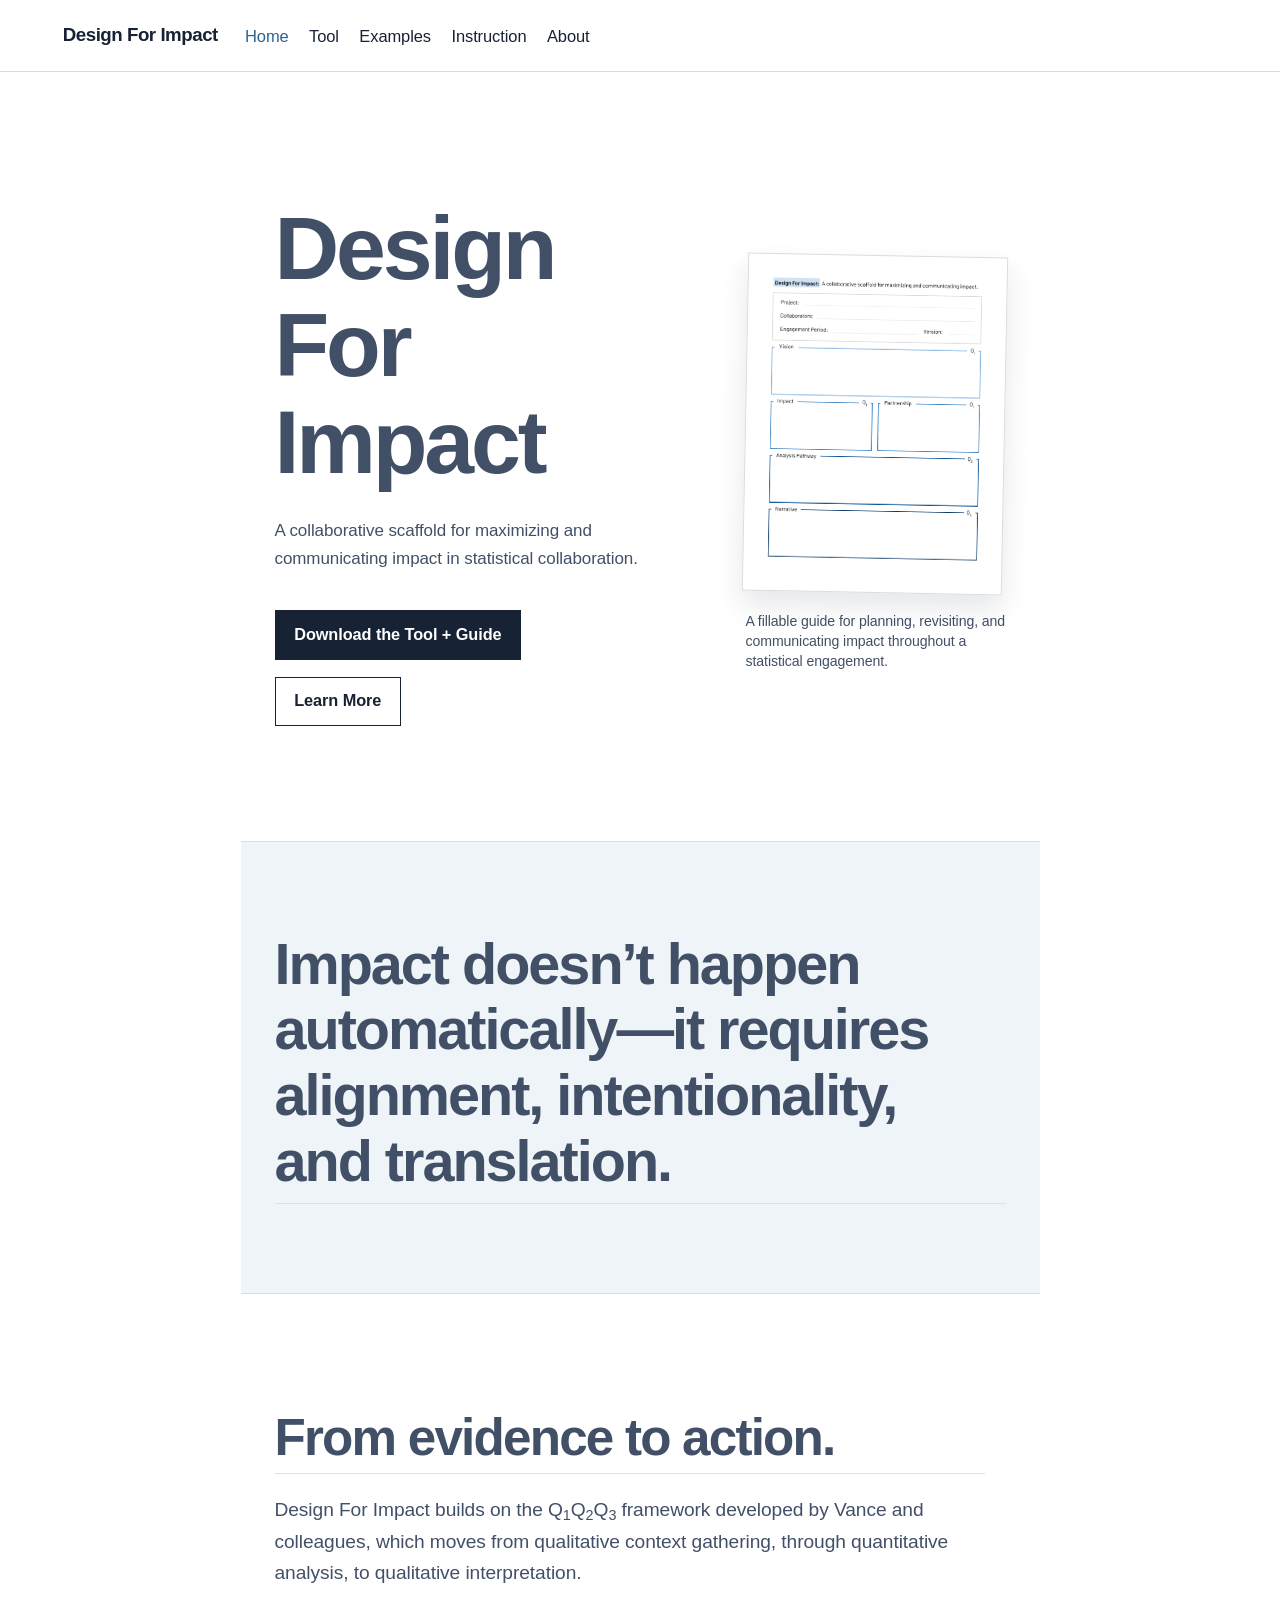
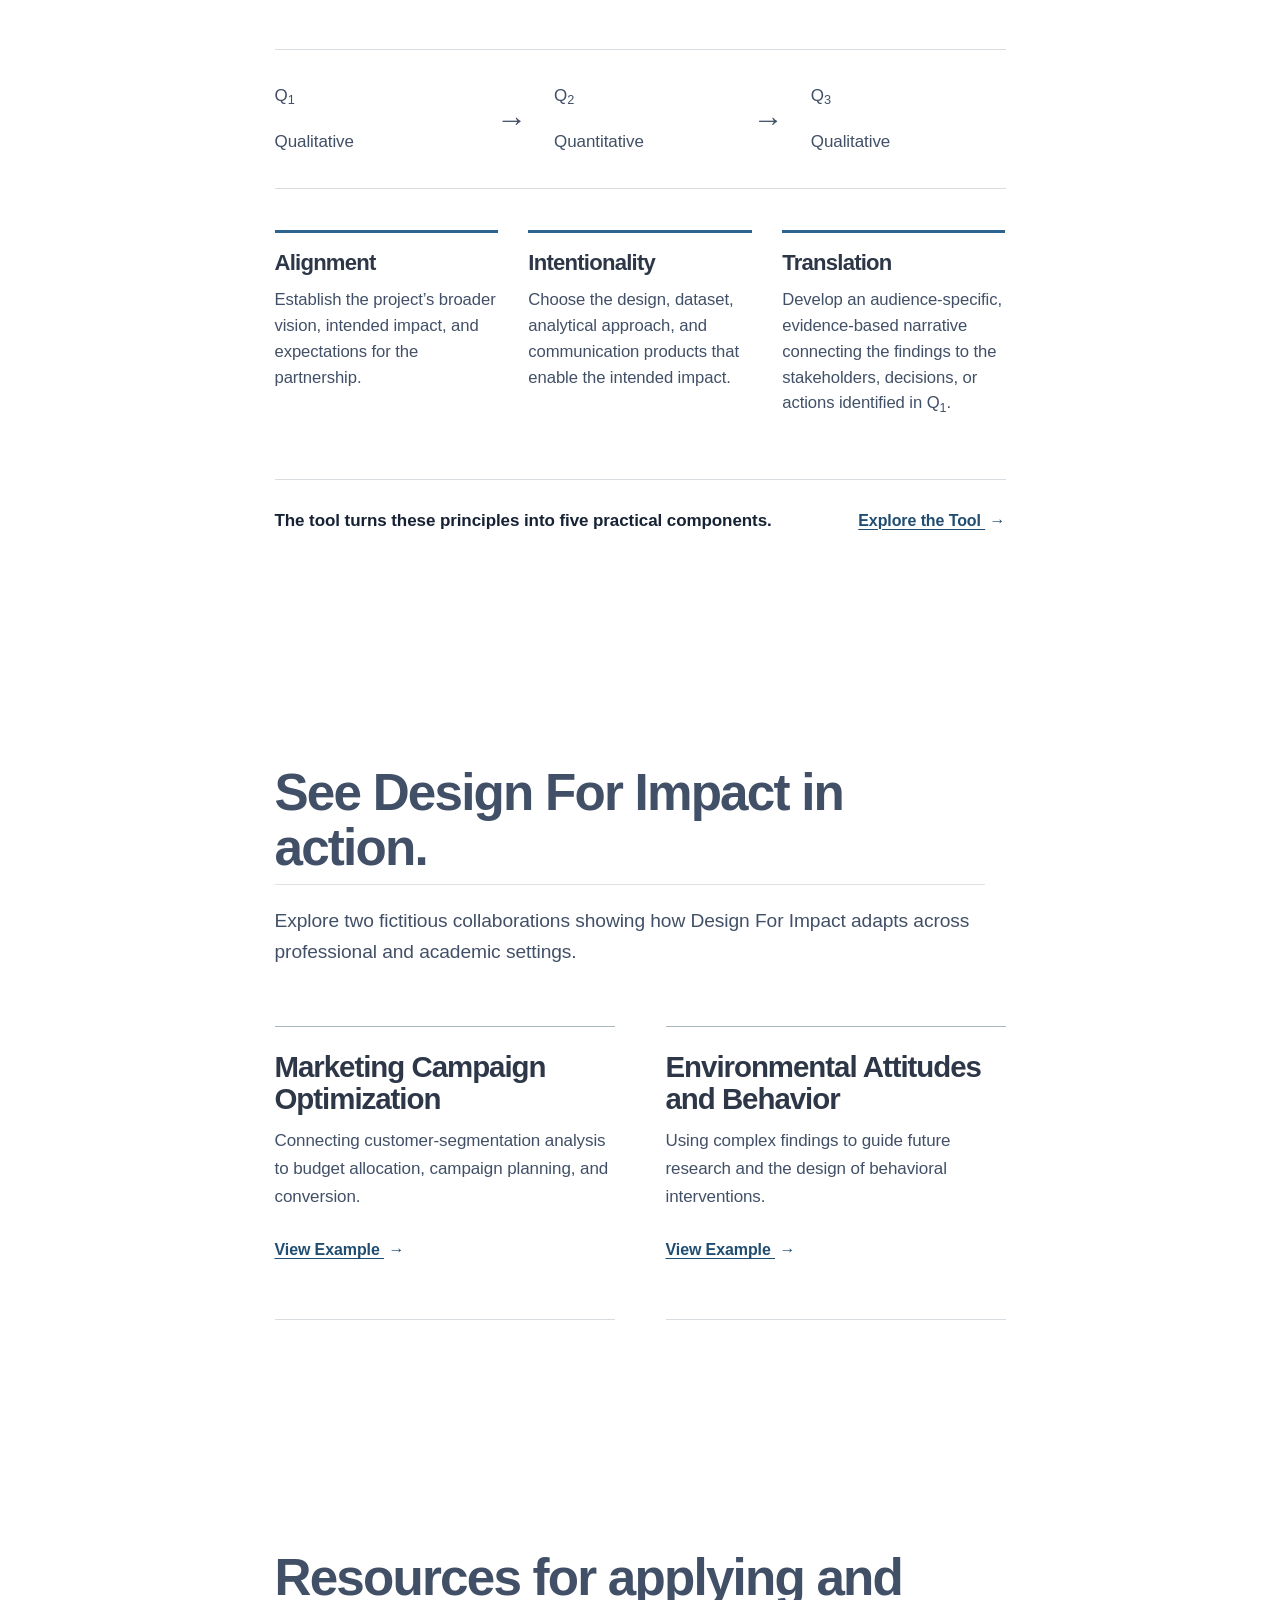
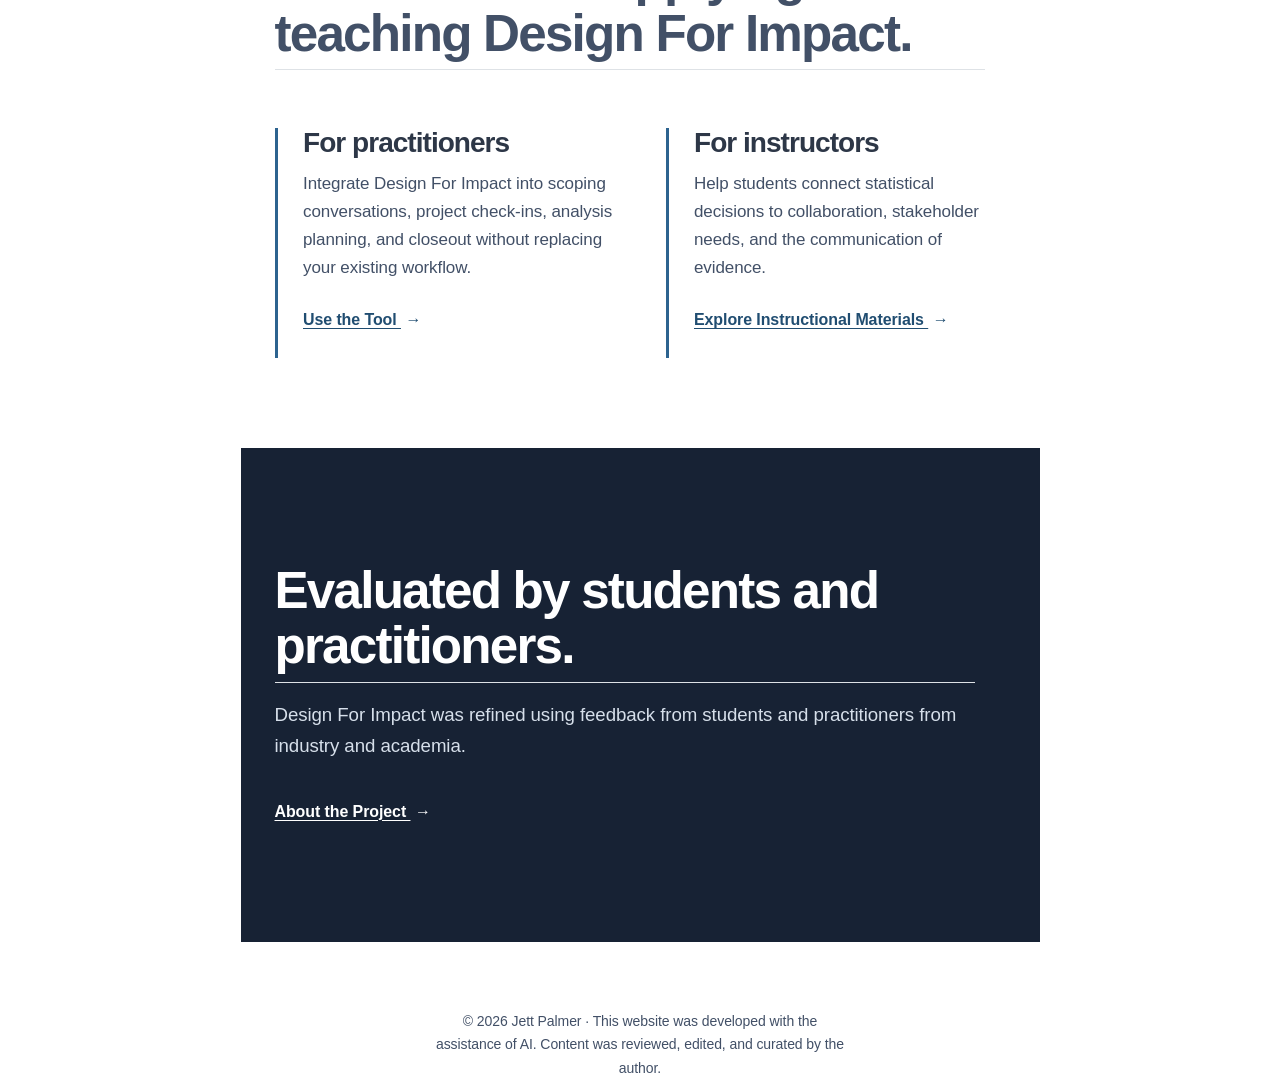
<file: docs/index.html>
<!DOCTYPE html>
<html xmlns="http://www.w3.org/1999/xhtml" lang="en" xml:lang="en"><head>

<meta charset="utf-8">
<meta name="generator" content="quarto-1.9.37">

<meta name="viewport" content="width=device-width, initial-scale=1.0, user-scalable=yes">


<title>Design For Impact</title>
<style>
/* Default styles provided by pandoc.
** See https://pandoc.org/MANUAL.html#variables-for-html for config info.
*/
code{white-space: pre-wrap;}
span.smallcaps{font-variant: small-caps;}
div.columns{display: flex; gap: min(4vw, 1.5em);}
div.column{flex: auto; overflow-x: auto;}
div.hanging-indent{margin-left: 1.5em; text-indent: -1.5em;}
ul.task-list{list-style: none;}
ul.task-list li input[type="checkbox"] {
  width: 0.8em;
  margin: 0 0.8em 0.2em -1em; /* quarto-specific, see https://github.com/quarto-dev/quarto-cli/issues/4556 */ 
  vertical-align: middle;
}
</style>


<script src="site_libs/quarto-nav/quarto-nav.js"></script>
<script src="site_libs/clipboard/clipboard.min.js"></script>
<script src="site_libs/quarto-html/quarto.js" type="module"></script>
<script src="site_libs/quarto-html/tabsets/tabsets.js" type="module"></script>
<script src="site_libs/quarto-html/popper.min.js"></script>
<script src="site_libs/quarto-html/tippy.umd.min.js"></script>
<link href="site_libs/quarto-html/tippy.css" rel="stylesheet">
<link href="site_libs/quarto-html/quarto-syntax-highlighting-7f8f88aac4f3542376d5c11b86a4c14d.css" rel="stylesheet" id="quarto-text-highlighting-styles">
<script src="site_libs/bootstrap/bootstrap.min.js"></script>
<link href="site_libs/bootstrap/bootstrap-icons.css" rel="stylesheet">
<link href="site_libs/bootstrap/bootstrap-45431c2918bd31147ddb3fa7038bb99f.min.css" rel="stylesheet" append-hash="true" id="quarto-bootstrap" data-mode="light">
<script id="quarto-search-options" type="application/json">{
  "language": {
    "search-no-results-text": "No results",
    "search-matching-documents-text": "matching documents",
    "search-copy-link-title": "Copy link to search",
    "search-hide-matches-text": "Hide additional matches",
    "search-more-match-text": "more match in this document",
    "search-more-matches-text": "more matches in this document",
    "search-clear-button-title": "Clear",
    "search-text-placeholder": "",
    "search-detached-cancel-button-title": "Cancel",
    "search-submit-button-title": "Submit",
    "search-label": "Search"
  }
}</script>


<link rel="stylesheet" href="styles.css">
</head>

<body class="nav-fixed fullcontent quarto-light">

<div id="quarto-search-results"></div>
  <header id="quarto-header" class="headroom fixed-top">
    <nav class="navbar navbar-expand-lg " data-bs-theme="dark">
      <div class="navbar-container container-fluid">
      <div class="navbar-brand-container mx-auto">
    <a class="navbar-brand" href="./index.html">
    <span class="navbar-title">Design For Impact</span>
    </a>
  </div>
          <button class="navbar-toggler" type="button" data-bs-toggle="collapse" data-bs-target="#navbarCollapse" aria-controls="navbarCollapse" role="menu" aria-expanded="false" aria-label="Toggle navigation" onclick="if (window.quartoToggleHeadroom) { window.quartoToggleHeadroom(); }">
  <span class="navbar-toggler-icon"></span>
</button>
          <div class="collapse navbar-collapse" id="navbarCollapse">
            <ul class="navbar-nav navbar-nav-scroll me-auto">
  <li class="nav-item">
    <a class="nav-link active" href="./index.html" aria-current="page"> 
<span class="menu-text">Home</span></a>
  </li>  
  <li class="nav-item">
    <a class="nav-link" href="./tool.html"> 
<span class="menu-text">Tool</span></a>
  </li>  
  <li class="nav-item">
    <a class="nav-link" href="./examples.html"> 
<span class="menu-text">Examples</span></a>
  </li>  
  <li class="nav-item">
    <a class="nav-link" href="./instruction.html">
<span class="menu-text">Instruction</span></a>
  </li>
  <li class="nav-item">
    <a class="nav-link" href="./about.html"> 
<span class="menu-text">About</span></a>
  </li>  
</ul>
          </div> <!-- /navcollapse -->
            <div class="quarto-navbar-tools">
</div>
      </div> <!-- /container-fluid -->
    </nav>
</header>
<!-- content -->
<div id="quarto-content" class="quarto-container page-columns page-rows-contents page-layout-article page-navbar">
<!-- sidebar -->
<!-- margin-sidebar -->
    
<!-- main -->
<main class="content" id="quarto-document-content">

<header id="title-block-header" class="quarto-title-block default">
<div class="quarto-title">
<h1 class="title">Design For Impact</h1>
</div>



<div class="quarto-title-meta">

    
  
    
  </div>
  


</header>


<section class="hero" aria-labelledby="hero-heading">
<div class="page-shell hero-grid">
<div class="hero-copy">
<h1 id="hero-heading">
<p>Design For Impact</p>
</h1>
<p class="hero-intro">
</p><p>A collaborative scaffold for maximizing and communicating impact in statistical collaboration.</p>
<p></p>
<div class="hero-actions" aria-label="Primary actions">
<p><a class="button button-primary" href="files/design-for-impact-tool-and-guide.pdf" download="">Download the Tool + Guide</a> <a class="button button-secondary" href="#workflow">Learn More</a></p>
</div>
</div>
<figure class="tool-preview figure">
<div class="tool-preview-frame">
<p><img src="images/tool-preview.png" alt="Preview of the blank Design For Impact worksheet, with fields for vision, partnership, impact, analysis pathway, and narrative." class="figure-img"></p>
</div>
<figcaption>
A fillable guide for planning, revisiting, and communicating impact throughout a statistical engagement.
</figcaption>
</figure>
</div>
</section>
<section class="impact-statement" aria-labelledby="impact-heading">
<div class="page-shell">
<h2 id="impact-heading">
<p>Impact doesn’t happen automatically—it requires alignment, intentionality, and translation.</p>
</h2>
</div>
</section>
<section class="section workflow-section" id="workflow" aria-labelledby="workflow-heading">
<div class="page-shell">
<div class="section-intro">
<h2 id="workflow-heading">
<p>From evidence to action.</p>
</h2>
<p>
Design For Impact builds on the Q<sub>1</sub>Q<sub>2</sub>Q<sub>3</sub> framework developed by Vance and colleagues, which moves from qualitative context gathering, through quantitative analysis, to qualitative interpretation.
</p>
</div>
<ol class="workflow-flow" aria-label="Q1, Q2, Q3 workflow">
<li>
<p class="workflow-code">
</p><p>Q<sub>1</sub></p>
<p></p>
<p class="workflow-type">
</p><p>Qualitative</p>
<p></p>
</li>
<li class="flow-arrow" aria-hidden="true">
<p>→</p>
</li>
<li>
<p class="workflow-code">
</p><p>Q<sub>2</sub></p>
<p></p>
<p class="workflow-type">
</p><p>Quantitative</p>
<p></p>
</li>
<li class="flow-arrow" aria-hidden="true">
<p>→</p>
</li>
<li>
<p class="workflow-code">
</p><p>Q<sub>3</sub></p>
<p></p>
<p class="workflow-type">
</p><p>Qualitative</p>
<p></p>
</li>
</ol>
<div class="workflow-notes">
<article>
<h3>
Alignment
</h3>
<p>
Establish the project’s broader vision, intended impact, and expectations for the partnership.
</p>
</article>
<article>
<h3>
Intentionality
</h3>
<p>
Choose the design, dataset, analytical approach, and communication products that enable the intended impact.
</p>
</article>
<article>
<h3>
Translation
</h3>
<p>
Develop an audience-specific, evidence-based narrative connecting the findings to the stakeholders, decisions, or actions identified in Q<sub>1</sub>.
</p>
</article>
</div>
<div class="section-close">
<p>
The tool turns these principles into five practical components.
</p>
<p><a class="text-action" href="./tool.html#five-components">Explore the Tool <span aria-hidden="true">→</span></a></p>
</div>
</div>
</section>
<section class="section examples-section" aria-labelledby="examples-heading">
<div class="page-shell">
<div class="section-intro">
<h2 id="examples-heading">
<p>See Design For Impact in action.</p>
</h2>
<p>
Explore two fictitious collaborations showing how Design For Impact adapts across professional and academic settings.
</p>
</div>
<div class="example-previews">
<article>
<h3>
Marketing Campaign Optimization
</h3>
<p>
Connecting customer-segmentation analysis to budget allocation, campaign planning, and conversion.
</p>
<p><a class="text-action" href="./examples.html#marketing-campaign-optimization">View Example <span aria-hidden="true">→</span></a></p>
</article>
<article>
<h3>
Environmental Attitudes and Behavior
</h3>
<p>
Using complex findings to guide future research and the design of behavioral interventions.
</p>
<p><a class="text-action" href="./examples.html#environmental-attitudes-and-behavior">View Example <span aria-hidden="true">→</span></a></p>
</article>
</div>
</div>
</section>
<section class="section resource-section" aria-labelledby="resources-heading">
<div class="page-shell">
<div class="section-intro">
<h2 id="resources-heading">
<p>Resources for applying and teaching Design For Impact.</p>
</h2>
</div>
<div class="resource-split">
<article>
<h3>
For practitioners
</h3>
<p>
Integrate Design For Impact into scoping conversations, project check-ins, analysis planning, and closeout without replacing your existing workflow.
</p>
<p><a class="text-action" href="./tool.html#flexible-implementation">Use the Tool <span aria-hidden="true">→</span></a></p>
</article>
<article>
<h3>
For instructors
</h3>
<p>
Help students connect statistical decisions to collaboration, stakeholder needs, and the communication of evidence.
</p>
<p><a class="text-action" href="./instruction.html">Explore Instructional Materials <span aria-hidden="true">→</span></a></p>
</article>
</div>
</div>
</section>
<section class="section evaluation-section" aria-labelledby="evaluation-heading">
<div class="page-shell evaluation-layout">
<div>
<h2 id="evaluation-heading">
Evaluated by students and practitioners.
</h2>
<p>
Design For Impact was refined using feedback from students and practitioners from industry and academia.
</p>
</div>
<p><a class="text-action" href="./about.html">About the Project <span aria-hidden="true">→</span></a></p>
</div>
</section>



</main> <!-- /main -->
<script id="quarto-html-after-body" type="application/javascript">
  window.document.addEventListener("DOMContentLoaded", function (event) {
    const isCodeAnnotation = (el) => {
      for (const clz of el.classList) {
        if (clz.startsWith('code-annotation-')) {                     
          return true;
        }
      }
      return false;
    }
    const onCopySuccess = function(e) {
      // button target
      const button = e.trigger;
      // don't keep focus
      button.blur();
      // flash "checked"
      button.classList.add('code-copy-button-checked');
      var currentTitle = button.getAttribute("title");
      button.setAttribute("title", "Copied!");
      let tooltip;
      if (window.bootstrap) {
        button.setAttribute("data-bs-toggle", "tooltip");
        button.setAttribute("data-bs-placement", "left");
        button.setAttribute("data-bs-title", "Copied!");
        tooltip = new bootstrap.Tooltip(button, 
          { trigger: "manual", 
            customClass: "code-copy-button-tooltip",
            offset: [0, -8]});
        tooltip.show();    
      }
      setTimeout(function() {
        if (tooltip) {
          tooltip.hide();
          button.removeAttribute("data-bs-title");
          button.removeAttribute("data-bs-toggle");
          button.removeAttribute("data-bs-placement");
        }
        button.setAttribute("title", currentTitle);
        button.classList.remove('code-copy-button-checked');
      }, 1000);
      // clear code selection
      e.clearSelection();
    }
    const getTextToCopy = function(trigger) {
      const outerScaffold = trigger.parentElement.cloneNode(true);
      const codeEl = outerScaffold.querySelector('code');
      for (const childEl of codeEl.children) {
        if (isCodeAnnotation(childEl)) {
          childEl.remove();
        }
      }
      return codeEl.innerText;
    }
    const clipboard = new window.ClipboardJS('.code-copy-button:not([data-in-quarto-modal])', {
      text: getTextToCopy
    });
    clipboard.on('success', onCopySuccess);
    if (window.document.getElementById('quarto-embedded-source-code-modal')) {
      const clipboardModal = new window.ClipboardJS('.code-copy-button[data-in-quarto-modal]', {
        text: getTextToCopy,
        container: window.document.getElementById('quarto-embedded-source-code-modal')
      });
      clipboardModal.on('success', onCopySuccess);
    }
      var localhostRegex = new RegExp(/^(?:http|https):\/\/localhost\:?[0-9]*\//);
      var mailtoRegex = new RegExp(/^mailto:/);
        var filterRegex = new RegExp("https:\/\/jettpalmer\.github\.io\/design-for-impact\/");
      var isInternal = (href) => {
          return filterRegex.test(href) || localhostRegex.test(href) || mailtoRegex.test(href);
      }
      // Inspect non-navigation links and adorn them if external
     var links = window.document.querySelectorAll('a[href]:not(.nav-link):not(.navbar-brand):not(.toc-action):not(.sidebar-link):not(.sidebar-item-toggle):not(.pagination-link):not(.no-external):not([aria-hidden]):not(.dropdown-item):not(.quarto-navigation-tool):not(.about-link)');
      for (var i=0; i<links.length; i++) {
        const link = links[i];
        if (!isInternal(link.href)) {
          // undo the damage that might have been done by quarto-nav.js in the case of
          // links that we want to consider external
          if (link.dataset.originalHref !== undefined) {
            link.href = link.dataset.originalHref;
          }
        }
      }
    function tippyHover(el, contentFn, onTriggerFn, onUntriggerFn) {
      const config = {
        allowHTML: true,
        maxWidth: 500,
        delay: 100,
        arrow: false,
        appendTo: function(el) {
            return el.parentElement;
        },
        interactive: true,
        interactiveBorder: 10,
        theme: 'quarto',
        placement: 'bottom-start',
      };
      if (contentFn) {
        config.content = contentFn;
      }
      if (onTriggerFn) {
        config.onTrigger = onTriggerFn;
      }
      if (onUntriggerFn) {
        config.onUntrigger = onUntriggerFn;
      }
      window.tippy(el, config); 
    }
    const noterefs = window.document.querySelectorAll('a[role="doc-noteref"]');
    for (var i=0; i<noterefs.length; i++) {
      const ref = noterefs[i];
      tippyHover(ref, function() {
        // use id or data attribute instead here
        let href = ref.getAttribute('data-footnote-href') || ref.getAttribute('href');
        try { href = new URL(href).hash; } catch {}
        const id = href.replace(/^#\/?/, "");
        const note = window.document.getElementById(id);
        if (note) {
          return note.innerHTML;
        } else {
          return "";
        }
      });
    }
    const xrefs = window.document.querySelectorAll('a.quarto-xref');
    const processXRef = (id, note) => {
      // Strip column container classes
      const stripColumnClz = (el) => {
        el.classList.remove("page-full", "page-columns");
        if (el.children) {
          for (const child of el.children) {
            stripColumnClz(child);
          }
        }
      }
      stripColumnClz(note)
      if (id === null || id.startsWith('sec-')) {
        // Special case sections, only their first couple elements
        const container = document.createElement("div");
        if (note.children && note.children.length > 2) {
          container.appendChild(note.children[0].cloneNode(true));
          for (let i = 1; i < note.children.length; i++) {
            const child = note.children[i];
            if (child.tagName === "P" && child.innerText === "") {
              continue;
            } else {
              container.appendChild(child.cloneNode(true));
              break;
            }
          }
          if (window.Quarto?.typesetMath) {
            window.Quarto.typesetMath(container);
          }
          return container.innerHTML
        } else {
          if (window.Quarto?.typesetMath) {
            window.Quarto.typesetMath(note);
          }
          return note.innerHTML;
        }
      } else {
        // Remove any anchor links if they are present
        const anchorLink = note.querySelector('a.anchorjs-link');
        if (anchorLink) {
          anchorLink.remove();
        }
        if (window.Quarto?.typesetMath) {
          window.Quarto.typesetMath(note);
        }
        if (note.classList.contains("callout")) {
          return note.outerHTML;
        } else {
          return note.innerHTML;
        }
      }
    }
    for (var i=0; i<xrefs.length; i++) {
      const xref = xrefs[i];
      tippyHover(xref, undefined, function(instance) {
        instance.disable();
        let url = xref.getAttribute('href');
        let hash = undefined; 
        if (url.startsWith('#')) {
          hash = url;
        } else {
          try { hash = new URL(url).hash; } catch {}
        }
        if (hash) {
          const id = hash.replace(/^#\/?/, "");
          const note = window.document.getElementById(id);
          if (note !== null) {
            try {
              const html = processXRef(id, note.cloneNode(true));
              instance.setContent(html);
            } finally {
              instance.enable();
              instance.show();
            }
          } else {
            // See if we can fetch this
            fetch(url.split('#')[0])
            .then(res => res.text())
            .then(html => {
              const parser = new DOMParser();
              const htmlDoc = parser.parseFromString(html, "text/html");
              const note = htmlDoc.getElementById(id);
              if (note !== null) {
                const html = processXRef(id, note);
                instance.setContent(html);
              } 
            }).finally(() => {
              instance.enable();
              instance.show();
            });
          }
        } else {
          // See if we can fetch a full url (with no hash to target)
          // This is a special case and we should probably do some content thinning / targeting
          fetch(url)
          .then(res => res.text())
          .then(html => {
            const parser = new DOMParser();
            const htmlDoc = parser.parseFromString(html, "text/html");
            const note = htmlDoc.querySelector('main.content');
            if (note !== null) {
              // This should only happen for chapter cross references
              // (since there is no id in the URL)
              // remove the first header
              if (note.children.length > 0 && note.children[0].tagName === "HEADER") {
                note.children[0].remove();
              }
              const html = processXRef(null, note);
              instance.setContent(html);
            } 
          }).finally(() => {
            instance.enable();
            instance.show();
          });
        }
      }, function(instance) {
      });
    }
        let selectedAnnoteEl;
        const selectorForAnnotation = ( cell, annotation) => {
          let cellAttr = 'data-code-cell="' + cell + '"';
          let lineAttr = 'data-code-annotation="' +  annotation + '"';
          const selector = 'span[' + cellAttr + '][' + lineAttr + ']';
          return selector;
        }
        const selectCodeLines = (annoteEl) => {
          const doc = window.document;
          const targetCell = annoteEl.getAttribute("data-target-cell");
          const targetAnnotation = annoteEl.getAttribute("data-target-annotation");
          const annoteSpan = window.document.querySelector(selectorForAnnotation(targetCell, targetAnnotation));
          const lines = annoteSpan.getAttribute("data-code-lines").split(",");
          const lineIds = lines.map((line) => {
            return targetCell + "-" + line;
          })
          let top = null;
          let height = null;
          let parent = null;
          if (lineIds.length > 0) {
              //compute the position of the single el (top and bottom and make a div)
              const el = window.document.getElementById(lineIds[0]);
              top = el.offsetTop;
              height = el.offsetHeight;
              parent = el.parentElement.parentElement;
            if (lineIds.length > 1) {
              const lastEl = window.document.getElementById(lineIds[lineIds.length - 1]);
              const bottom = lastEl.offsetTop + lastEl.offsetHeight;
              height = bottom - top;
            }
            if (top !== null && height !== null && parent !== null) {
              // cook up a div (if necessary) and position it 
              let div = window.document.getElementById("code-annotation-line-highlight");
              if (div === null) {
                div = window.document.createElement("div");
                div.setAttribute("id", "code-annotation-line-highlight");
                div.style.position = 'absolute';
                parent.appendChild(div);
              }
              div.style.top = top - 2 + "px";
              div.style.height = height + 4 + "px";
              div.style.left = 0;
              let gutterDiv = window.document.getElementById("code-annotation-line-highlight-gutter");
              if (gutterDiv === null) {
                gutterDiv = window.document.createElement("div");
                gutterDiv.setAttribute("id", "code-annotation-line-highlight-gutter");
                gutterDiv.style.position = 'absolute';
                const codeCell = window.document.getElementById(targetCell);
                const gutter = codeCell.querySelector('.code-annotation-gutter');
                gutter.appendChild(gutterDiv);
              }
              gutterDiv.style.top = top - 2 + "px";
              gutterDiv.style.height = height + 4 + "px";
            }
            selectedAnnoteEl = annoteEl;
          }
        };
        const unselectCodeLines = () => {
          const elementsIds = ["code-annotation-line-highlight", "code-annotation-line-highlight-gutter"];
          elementsIds.forEach((elId) => {
            const div = window.document.getElementById(elId);
            if (div) {
              div.remove();
            }
          });
          selectedAnnoteEl = undefined;
        };
          // Handle positioning of the toggle
      window.addEventListener(
        "resize",
        throttle(() => {
          elRect = undefined;
          if (selectedAnnoteEl) {
            selectCodeLines(selectedAnnoteEl);
          }
        }, 10)
      );
      function throttle(fn, ms) {
      let throttle = false;
      let timer;
        return (...args) => {
          if(!throttle) { // first call gets through
              fn.apply(this, args);
              throttle = true;
          } else { // all the others get throttled
              if(timer) clearTimeout(timer); // cancel #2
              timer = setTimeout(() => {
                fn.apply(this, args);
                timer = throttle = false;
              }, ms);
          }
        };
      }
        // Attach click handler to the DT
        const annoteDls = window.document.querySelectorAll('dt[data-target-cell]');
        for (const annoteDlNode of annoteDls) {
          annoteDlNode.addEventListener('click', (event) => {
            const clickedEl = event.target;
            if (clickedEl !== selectedAnnoteEl) {
              unselectCodeLines();
              const activeEl = window.document.querySelector('dt[data-target-cell].code-annotation-active');
              if (activeEl) {
                activeEl.classList.remove('code-annotation-active');
              }
              selectCodeLines(clickedEl);
              clickedEl.classList.add('code-annotation-active');
            } else {
              // Unselect the line
              unselectCodeLines();
              clickedEl.classList.remove('code-annotation-active');
            }
          });
        }
    const findCites = (el) => {
      const parentEl = el.parentElement;
      if (parentEl) {
        const cites = parentEl.dataset.cites;
        if (cites) {
          return {
            el,
            cites: cites.split(' ')
          };
        } else {
          return findCites(el.parentElement)
        }
      } else {
        return undefined;
      }
    };
    var bibliorefs = window.document.querySelectorAll('a[role="doc-biblioref"]');
    for (var i=0; i<bibliorefs.length; i++) {
      const ref = bibliorefs[i];
      const citeInfo = findCites(ref);
      if (citeInfo) {
        tippyHover(citeInfo.el, function() {
          var popup = window.document.createElement('div');
          citeInfo.cites.forEach(function(cite) {
            var citeDiv = window.document.createElement('div');
            citeDiv.classList.add('hanging-indent');
            citeDiv.classList.add('csl-entry');
            var biblioDiv = window.document.getElementById('ref-' + cite);
            if (biblioDiv) {
              citeDiv.innerHTML = biblioDiv.innerHTML;
            }
            popup.appendChild(citeDiv);
          });
          return popup.innerHTML;
        });
      }
    }
  });
  </script>
</div> <!-- /content -->
<footer class="footer">
  <div class="nav-footer">
    <div class="nav-footer-left">
      &nbsp;
    </div>   
    <div class="nav-footer-center">
<p>© 2026 Jett Palmer · This website was developed with the assistance of AI. Content was reviewed, edited, and curated by the author.</p>
</div>
    <div class="nav-footer-right">
      &nbsp;
    </div>
  </div>
</footer>




</body></html>
</file>
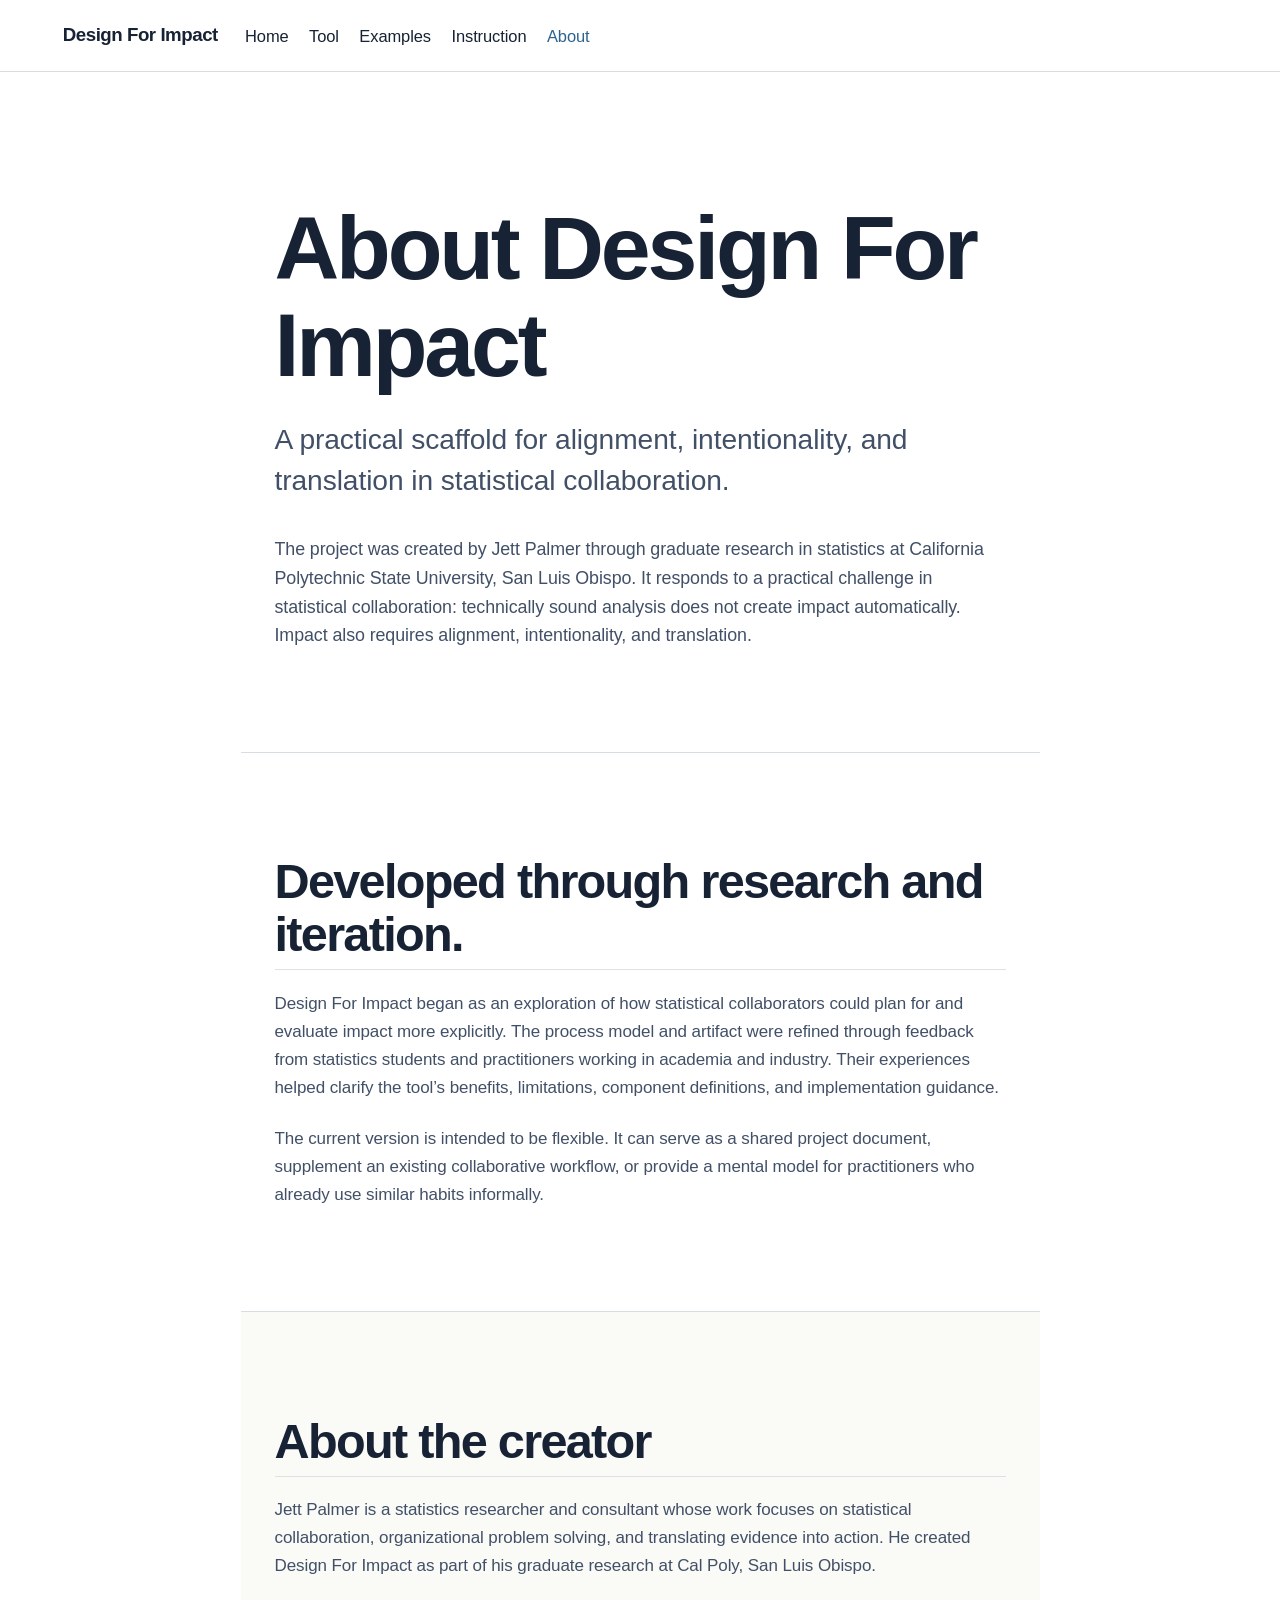
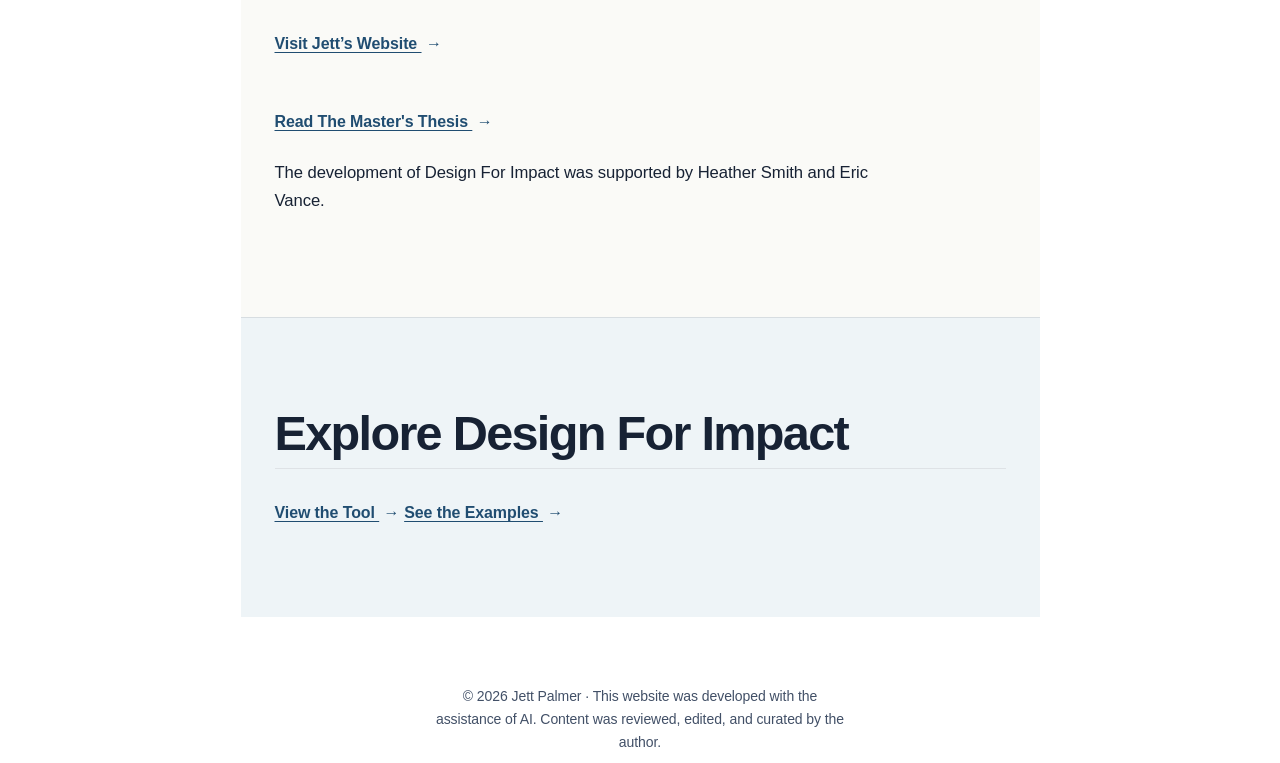
<file: docs/about.html>
<!DOCTYPE html>
<html xmlns="http://www.w3.org/1999/xhtml" lang="en" xml:lang="en"><head>

<meta charset="utf-8">
<meta name="generator" content="quarto-1.9.37">

<meta name="viewport" content="width=device-width, initial-scale=1.0, user-scalable=yes">


<title>About – Design For Impact</title>
<style>
/* Default styles provided by pandoc.
** See https://pandoc.org/MANUAL.html#variables-for-html for config info.
*/
code{white-space: pre-wrap;}
span.smallcaps{font-variant: small-caps;}
div.columns{display: flex; gap: min(4vw, 1.5em);}
div.column{flex: auto; overflow-x: auto;}
div.hanging-indent{margin-left: 1.5em; text-indent: -1.5em;}
ul.task-list{list-style: none;}
ul.task-list li input[type="checkbox"] {
  width: 0.8em;
  margin: 0 0.8em 0.2em -1em; /* quarto-specific, see https://github.com/quarto-dev/quarto-cli/issues/4556 */ 
  vertical-align: middle;
}
</style>


<script src="site_libs/quarto-nav/quarto-nav.js"></script>
<script src="site_libs/clipboard/clipboard.min.js"></script>
<script src="site_libs/quarto-html/quarto.js" type="module"></script>
<script src="site_libs/quarto-html/tabsets/tabsets.js" type="module"></script>
<script src="site_libs/quarto-html/popper.min.js"></script>
<script src="site_libs/quarto-html/tippy.umd.min.js"></script>
<link href="site_libs/quarto-html/tippy.css" rel="stylesheet">
<link href="site_libs/quarto-html/quarto-syntax-highlighting-7f8f88aac4f3542376d5c11b86a4c14d.css" rel="stylesheet" id="quarto-text-highlighting-styles">
<script src="site_libs/bootstrap/bootstrap.min.js"></script>
<link href="site_libs/bootstrap/bootstrap-icons.css" rel="stylesheet">
<link href="site_libs/bootstrap/bootstrap-45431c2918bd31147ddb3fa7038bb99f.min.css" rel="stylesheet" append-hash="true" id="quarto-bootstrap" data-mode="light">
<script id="quarto-search-options" type="application/json">{
  "language": {
    "search-no-results-text": "No results",
    "search-matching-documents-text": "matching documents",
    "search-copy-link-title": "Copy link to search",
    "search-hide-matches-text": "Hide additional matches",
    "search-more-match-text": "more match in this document",
    "search-more-matches-text": "more matches in this document",
    "search-clear-button-title": "Clear",
    "search-text-placeholder": "",
    "search-detached-cancel-button-title": "Cancel",
    "search-submit-button-title": "Submit",
    "search-label": "Search"
  }
}</script>


<link rel="stylesheet" href="styles.css">
</head>

<body class="nav-fixed fullcontent quarto-light">

<div id="quarto-search-results"></div>
  <header id="quarto-header" class="headroom fixed-top">
    <nav class="navbar navbar-expand-lg " data-bs-theme="dark">
      <div class="navbar-container container-fluid">
      <div class="navbar-brand-container mx-auto">
    <a class="navbar-brand" href="./index.html">
    <span class="navbar-title">Design For Impact</span>
    </a>
  </div>
          <button class="navbar-toggler" type="button" data-bs-toggle="collapse" data-bs-target="#navbarCollapse" aria-controls="navbarCollapse" role="menu" aria-expanded="false" aria-label="Toggle navigation" onclick="if (window.quartoToggleHeadroom) { window.quartoToggleHeadroom(); }">
  <span class="navbar-toggler-icon"></span>
</button>
          <div class="collapse navbar-collapse" id="navbarCollapse">
            <ul class="navbar-nav navbar-nav-scroll me-auto">
  <li class="nav-item">
    <a class="nav-link" href="./index.html"> 
<span class="menu-text">Home</span></a>
  </li>  
  <li class="nav-item">
    <a class="nav-link" href="./tool.html"> 
<span class="menu-text">Tool</span></a>
  </li>  
  <li class="nav-item">
    <a class="nav-link" href="./examples.html"> 
<span class="menu-text">Examples</span></a>
  </li>  
  <li class="nav-item">
    <a class="nav-link" href="./instruction.html">
<span class="menu-text">Instruction</span></a>
  </li>
  <li class="nav-item">
    <a class="nav-link active" href="./about.html" aria-current="page"> 
<span class="menu-text">About</span></a>
  </li>  
</ul>
          </div> <!-- /navcollapse -->
            <div class="quarto-navbar-tools">
</div>
      </div> <!-- /container-fluid -->
    </nav>
</header>
<!-- content -->
<div id="quarto-content" class="quarto-container page-columns page-rows-contents page-layout-article page-navbar">
<!-- sidebar -->
<!-- margin-sidebar -->
    
<!-- main -->
<main class="content" id="quarto-document-content">

<header id="title-block-header" class="quarto-title-block default">
<div class="quarto-title">
<h1 class="title">About</h1>
</div>



<div class="quarto-title-meta">

    
  
    
  </div>
  


</header>


<section class="about-page-hero" aria-labelledby="about-page-heading">
<div class="page-shell">
<h1 id="about-page-heading">
About Design For Impact
</h1>
<p class="lede">
A practical scaffold for alignment, intentionality, and translation in statistical collaboration.
</p>
<p class="about-opening">
The project was created by Jett Palmer through graduate research in statistics at California Polytechnic State University, San Luis Obispo. It responds to a practical challenge in statistical collaboration: technically sound analysis does not create impact automatically. Impact also requires alignment, intentionality, and translation.
</p>
</div>
</section>
<section class="about-section" aria-labelledby="development-heading">
<div class="page-shell">
<h2 id="development-heading">
Developed through research and iteration.
</h2>
<div class="about-copy">
<p>
Design For Impact began as an exploration of how statistical collaborators could plan for and evaluate impact more explicitly. The process model and artifact were refined through feedback from statistics students and practitioners working in academia and industry. Their experiences helped clarify the tool’s benefits, limitations, component definitions, and implementation guidance.
</p>
<p>
The current version is intended to be flexible. It can serve as a shared project document, supplement an existing collaborative workflow, or provide a mental model for practitioners who already use similar habits informally.
</p>
</div>
</div>
</section>
<section class="about-section about-creator-section" aria-labelledby="creator-heading">
<div class="page-shell">
<h2 id="creator-heading">
About the creator
</h2>
<div class="about-copy">
<p>
Jett Palmer is a statistics researcher and consultant whose work focuses on statistical collaboration, organizational problem solving, and translating evidence into action. He created Design For Impact as part of his graduate research at Cal Poly, San Luis Obispo.
</p>
<p><a class="text-action" href="https://jettpalmer.github.io">Visit Jett’s Website <span aria-hidden="true">→</span></a></p>
<p><a class="text-action" href="https://jettpalmer.github.io/work/thesis/design-for-impact.html">Read The Master's Thesis <span aria-hidden="true">→</span></a></p>
<p class="about-acknowledgment">
The development of Design For Impact was supported by Heather Smith and Eric Vance.
</p>
</div>
</div>
</section>
<section class="about-closing" aria-labelledby="about-closing-heading">
<div class="page-shell">
<h2 id="about-closing-heading">
Explore Design For Impact
</h2>
<div class="closing-actions">
<p><a class="text-action" href="./tool.html">View the Tool <span aria-hidden="true">→</span></a> <a class="text-action" href="./examples.html">See the Examples <span aria-hidden="true">→</span></a></p>
</div>
</div>
</section>



</main> <!-- /main -->
<script id="quarto-html-after-body" type="application/javascript">
  window.document.addEventListener("DOMContentLoaded", function (event) {
    const isCodeAnnotation = (el) => {
      for (const clz of el.classList) {
        if (clz.startsWith('code-annotation-')) {                     
          return true;
        }
      }
      return false;
    }
    const onCopySuccess = function(e) {
      // button target
      const button = e.trigger;
      // don't keep focus
      button.blur();
      // flash "checked"
      button.classList.add('code-copy-button-checked');
      var currentTitle = button.getAttribute("title");
      button.setAttribute("title", "Copied!");
      let tooltip;
      if (window.bootstrap) {
        button.setAttribute("data-bs-toggle", "tooltip");
        button.setAttribute("data-bs-placement", "left");
        button.setAttribute("data-bs-title", "Copied!");
        tooltip = new bootstrap.Tooltip(button, 
          { trigger: "manual", 
            customClass: "code-copy-button-tooltip",
            offset: [0, -8]});
        tooltip.show();    
      }
      setTimeout(function() {
        if (tooltip) {
          tooltip.hide();
          button.removeAttribute("data-bs-title");
          button.removeAttribute("data-bs-toggle");
          button.removeAttribute("data-bs-placement");
        }
        button.setAttribute("title", currentTitle);
        button.classList.remove('code-copy-button-checked');
      }, 1000);
      // clear code selection
      e.clearSelection();
    }
    const getTextToCopy = function(trigger) {
      const outerScaffold = trigger.parentElement.cloneNode(true);
      const codeEl = outerScaffold.querySelector('code');
      for (const childEl of codeEl.children) {
        if (isCodeAnnotation(childEl)) {
          childEl.remove();
        }
      }
      return codeEl.innerText;
    }
    const clipboard = new window.ClipboardJS('.code-copy-button:not([data-in-quarto-modal])', {
      text: getTextToCopy
    });
    clipboard.on('success', onCopySuccess);
    if (window.document.getElementById('quarto-embedded-source-code-modal')) {
      const clipboardModal = new window.ClipboardJS('.code-copy-button[data-in-quarto-modal]', {
        text: getTextToCopy,
        container: window.document.getElementById('quarto-embedded-source-code-modal')
      });
      clipboardModal.on('success', onCopySuccess);
    }
      var localhostRegex = new RegExp(/^(?:http|https):\/\/localhost\:?[0-9]*\//);
      var mailtoRegex = new RegExp(/^mailto:/);
        var filterRegex = new RegExp("https:\/\/jettpalmer\.github\.io\/design-for-impact\/");
      var isInternal = (href) => {
          return filterRegex.test(href) || localhostRegex.test(href) || mailtoRegex.test(href);
      }
      // Inspect non-navigation links and adorn them if external
     var links = window.document.querySelectorAll('a[href]:not(.nav-link):not(.navbar-brand):not(.toc-action):not(.sidebar-link):not(.sidebar-item-toggle):not(.pagination-link):not(.no-external):not([aria-hidden]):not(.dropdown-item):not(.quarto-navigation-tool):not(.about-link)');
      for (var i=0; i<links.length; i++) {
        const link = links[i];
        if (!isInternal(link.href)) {
          // undo the damage that might have been done by quarto-nav.js in the case of
          // links that we want to consider external
          if (link.dataset.originalHref !== undefined) {
            link.href = link.dataset.originalHref;
          }
        }
      }
    function tippyHover(el, contentFn, onTriggerFn, onUntriggerFn) {
      const config = {
        allowHTML: true,
        maxWidth: 500,
        delay: 100,
        arrow: false,
        appendTo: function(el) {
            return el.parentElement;
        },
        interactive: true,
        interactiveBorder: 10,
        theme: 'quarto',
        placement: 'bottom-start',
      };
      if (contentFn) {
        config.content = contentFn;
      }
      if (onTriggerFn) {
        config.onTrigger = onTriggerFn;
      }
      if (onUntriggerFn) {
        config.onUntrigger = onUntriggerFn;
      }
      window.tippy(el, config); 
    }
    const noterefs = window.document.querySelectorAll('a[role="doc-noteref"]');
    for (var i=0; i<noterefs.length; i++) {
      const ref = noterefs[i];
      tippyHover(ref, function() {
        // use id or data attribute instead here
        let href = ref.getAttribute('data-footnote-href') || ref.getAttribute('href');
        try { href = new URL(href).hash; } catch {}
        const id = href.replace(/^#\/?/, "");
        const note = window.document.getElementById(id);
        if (note) {
          return note.innerHTML;
        } else {
          return "";
        }
      });
    }
    const xrefs = window.document.querySelectorAll('a.quarto-xref');
    const processXRef = (id, note) => {
      // Strip column container classes
      const stripColumnClz = (el) => {
        el.classList.remove("page-full", "page-columns");
        if (el.children) {
          for (const child of el.children) {
            stripColumnClz(child);
          }
        }
      }
      stripColumnClz(note)
      if (id === null || id.startsWith('sec-')) {
        // Special case sections, only their first couple elements
        const container = document.createElement("div");
        if (note.children && note.children.length > 2) {
          container.appendChild(note.children[0].cloneNode(true));
          for (let i = 1; i < note.children.length; i++) {
            const child = note.children[i];
            if (child.tagName === "P" && child.innerText === "") {
              continue;
            } else {
              container.appendChild(child.cloneNode(true));
              break;
            }
          }
          if (window.Quarto?.typesetMath) {
            window.Quarto.typesetMath(container);
          }
          return container.innerHTML
        } else {
          if (window.Quarto?.typesetMath) {
            window.Quarto.typesetMath(note);
          }
          return note.innerHTML;
        }
      } else {
        // Remove any anchor links if they are present
        const anchorLink = note.querySelector('a.anchorjs-link');
        if (anchorLink) {
          anchorLink.remove();
        }
        if (window.Quarto?.typesetMath) {
          window.Quarto.typesetMath(note);
        }
        if (note.classList.contains("callout")) {
          return note.outerHTML;
        } else {
          return note.innerHTML;
        }
      }
    }
    for (var i=0; i<xrefs.length; i++) {
      const xref = xrefs[i];
      tippyHover(xref, undefined, function(instance) {
        instance.disable();
        let url = xref.getAttribute('href');
        let hash = undefined; 
        if (url.startsWith('#')) {
          hash = url;
        } else {
          try { hash = new URL(url).hash; } catch {}
        }
        if (hash) {
          const id = hash.replace(/^#\/?/, "");
          const note = window.document.getElementById(id);
          if (note !== null) {
            try {
              const html = processXRef(id, note.cloneNode(true));
              instance.setContent(html);
            } finally {
              instance.enable();
              instance.show();
            }
          } else {
            // See if we can fetch this
            fetch(url.split('#')[0])
            .then(res => res.text())
            .then(html => {
              const parser = new DOMParser();
              const htmlDoc = parser.parseFromString(html, "text/html");
              const note = htmlDoc.getElementById(id);
              if (note !== null) {
                const html = processXRef(id, note);
                instance.setContent(html);
              } 
            }).finally(() => {
              instance.enable();
              instance.show();
            });
          }
        } else {
          // See if we can fetch a full url (with no hash to target)
          // This is a special case and we should probably do some content thinning / targeting
          fetch(url)
          .then(res => res.text())
          .then(html => {
            const parser = new DOMParser();
            const htmlDoc = parser.parseFromString(html, "text/html");
            const note = htmlDoc.querySelector('main.content');
            if (note !== null) {
              // This should only happen for chapter cross references
              // (since there is no id in the URL)
              // remove the first header
              if (note.children.length > 0 && note.children[0].tagName === "HEADER") {
                note.children[0].remove();
              }
              const html = processXRef(null, note);
              instance.setContent(html);
            } 
          }).finally(() => {
            instance.enable();
            instance.show();
          });
        }
      }, function(instance) {
      });
    }
        let selectedAnnoteEl;
        const selectorForAnnotation = ( cell, annotation) => {
          let cellAttr = 'data-code-cell="' + cell + '"';
          let lineAttr = 'data-code-annotation="' +  annotation + '"';
          const selector = 'span[' + cellAttr + '][' + lineAttr + ']';
          return selector;
        }
        const selectCodeLines = (annoteEl) => {
          const doc = window.document;
          const targetCell = annoteEl.getAttribute("data-target-cell");
          const targetAnnotation = annoteEl.getAttribute("data-target-annotation");
          const annoteSpan = window.document.querySelector(selectorForAnnotation(targetCell, targetAnnotation));
          const lines = annoteSpan.getAttribute("data-code-lines").split(",");
          const lineIds = lines.map((line) => {
            return targetCell + "-" + line;
          })
          let top = null;
          let height = null;
          let parent = null;
          if (lineIds.length > 0) {
              //compute the position of the single el (top and bottom and make a div)
              const el = window.document.getElementById(lineIds[0]);
              top = el.offsetTop;
              height = el.offsetHeight;
              parent = el.parentElement.parentElement;
            if (lineIds.length > 1) {
              const lastEl = window.document.getElementById(lineIds[lineIds.length - 1]);
              const bottom = lastEl.offsetTop + lastEl.offsetHeight;
              height = bottom - top;
            }
            if (top !== null && height !== null && parent !== null) {
              // cook up a div (if necessary) and position it 
              let div = window.document.getElementById("code-annotation-line-highlight");
              if (div === null) {
                div = window.document.createElement("div");
                div.setAttribute("id", "code-annotation-line-highlight");
                div.style.position = 'absolute';
                parent.appendChild(div);
              }
              div.style.top = top - 2 + "px";
              div.style.height = height + 4 + "px";
              div.style.left = 0;
              let gutterDiv = window.document.getElementById("code-annotation-line-highlight-gutter");
              if (gutterDiv === null) {
                gutterDiv = window.document.createElement("div");
                gutterDiv.setAttribute("id", "code-annotation-line-highlight-gutter");
                gutterDiv.style.position = 'absolute';
                const codeCell = window.document.getElementById(targetCell);
                const gutter = codeCell.querySelector('.code-annotation-gutter');
                gutter.appendChild(gutterDiv);
              }
              gutterDiv.style.top = top - 2 + "px";
              gutterDiv.style.height = height + 4 + "px";
            }
            selectedAnnoteEl = annoteEl;
          }
        };
        const unselectCodeLines = () => {
          const elementsIds = ["code-annotation-line-highlight", "code-annotation-line-highlight-gutter"];
          elementsIds.forEach((elId) => {
            const div = window.document.getElementById(elId);
            if (div) {
              div.remove();
            }
          });
          selectedAnnoteEl = undefined;
        };
          // Handle positioning of the toggle
      window.addEventListener(
        "resize",
        throttle(() => {
          elRect = undefined;
          if (selectedAnnoteEl) {
            selectCodeLines(selectedAnnoteEl);
          }
        }, 10)
      );
      function throttle(fn, ms) {
      let throttle = false;
      let timer;
        return (...args) => {
          if(!throttle) { // first call gets through
              fn.apply(this, args);
              throttle = true;
          } else { // all the others get throttled
              if(timer) clearTimeout(timer); // cancel #2
              timer = setTimeout(() => {
                fn.apply(this, args);
                timer = throttle = false;
              }, ms);
          }
        };
      }
        // Attach click handler to the DT
        const annoteDls = window.document.querySelectorAll('dt[data-target-cell]');
        for (const annoteDlNode of annoteDls) {
          annoteDlNode.addEventListener('click', (event) => {
            const clickedEl = event.target;
            if (clickedEl !== selectedAnnoteEl) {
              unselectCodeLines();
              const activeEl = window.document.querySelector('dt[data-target-cell].code-annotation-active');
              if (activeEl) {
                activeEl.classList.remove('code-annotation-active');
              }
              selectCodeLines(clickedEl);
              clickedEl.classList.add('code-annotation-active');
            } else {
              // Unselect the line
              unselectCodeLines();
              clickedEl.classList.remove('code-annotation-active');
            }
          });
        }
    const findCites = (el) => {
      const parentEl = el.parentElement;
      if (parentEl) {
        const cites = parentEl.dataset.cites;
        if (cites) {
          return {
            el,
            cites: cites.split(' ')
          };
        } else {
          return findCites(el.parentElement)
        }
      } else {
        return undefined;
      }
    };
    var bibliorefs = window.document.querySelectorAll('a[role="doc-biblioref"]');
    for (var i=0; i<bibliorefs.length; i++) {
      const ref = bibliorefs[i];
      const citeInfo = findCites(ref);
      if (citeInfo) {
        tippyHover(citeInfo.el, function() {
          var popup = window.document.createElement('div');
          citeInfo.cites.forEach(function(cite) {
            var citeDiv = window.document.createElement('div');
            citeDiv.classList.add('hanging-indent');
            citeDiv.classList.add('csl-entry');
            var biblioDiv = window.document.getElementById('ref-' + cite);
            if (biblioDiv) {
              citeDiv.innerHTML = biblioDiv.innerHTML;
            }
            popup.appendChild(citeDiv);
          });
          return popup.innerHTML;
        });
      }
    }
  });
  </script>
</div> <!-- /content -->
<footer class="footer">
  <div class="nav-footer">
    <div class="nav-footer-left">
      &nbsp;
    </div>   
    <div class="nav-footer-center">
<p>© 2026 Jett Palmer · This website was developed with the assistance of AI. Content was reviewed, edited, and curated by the author.</p>
</div>
    <div class="nav-footer-right">
      &nbsp;
    </div>
  </div>
</footer>




</body></html>
</file>
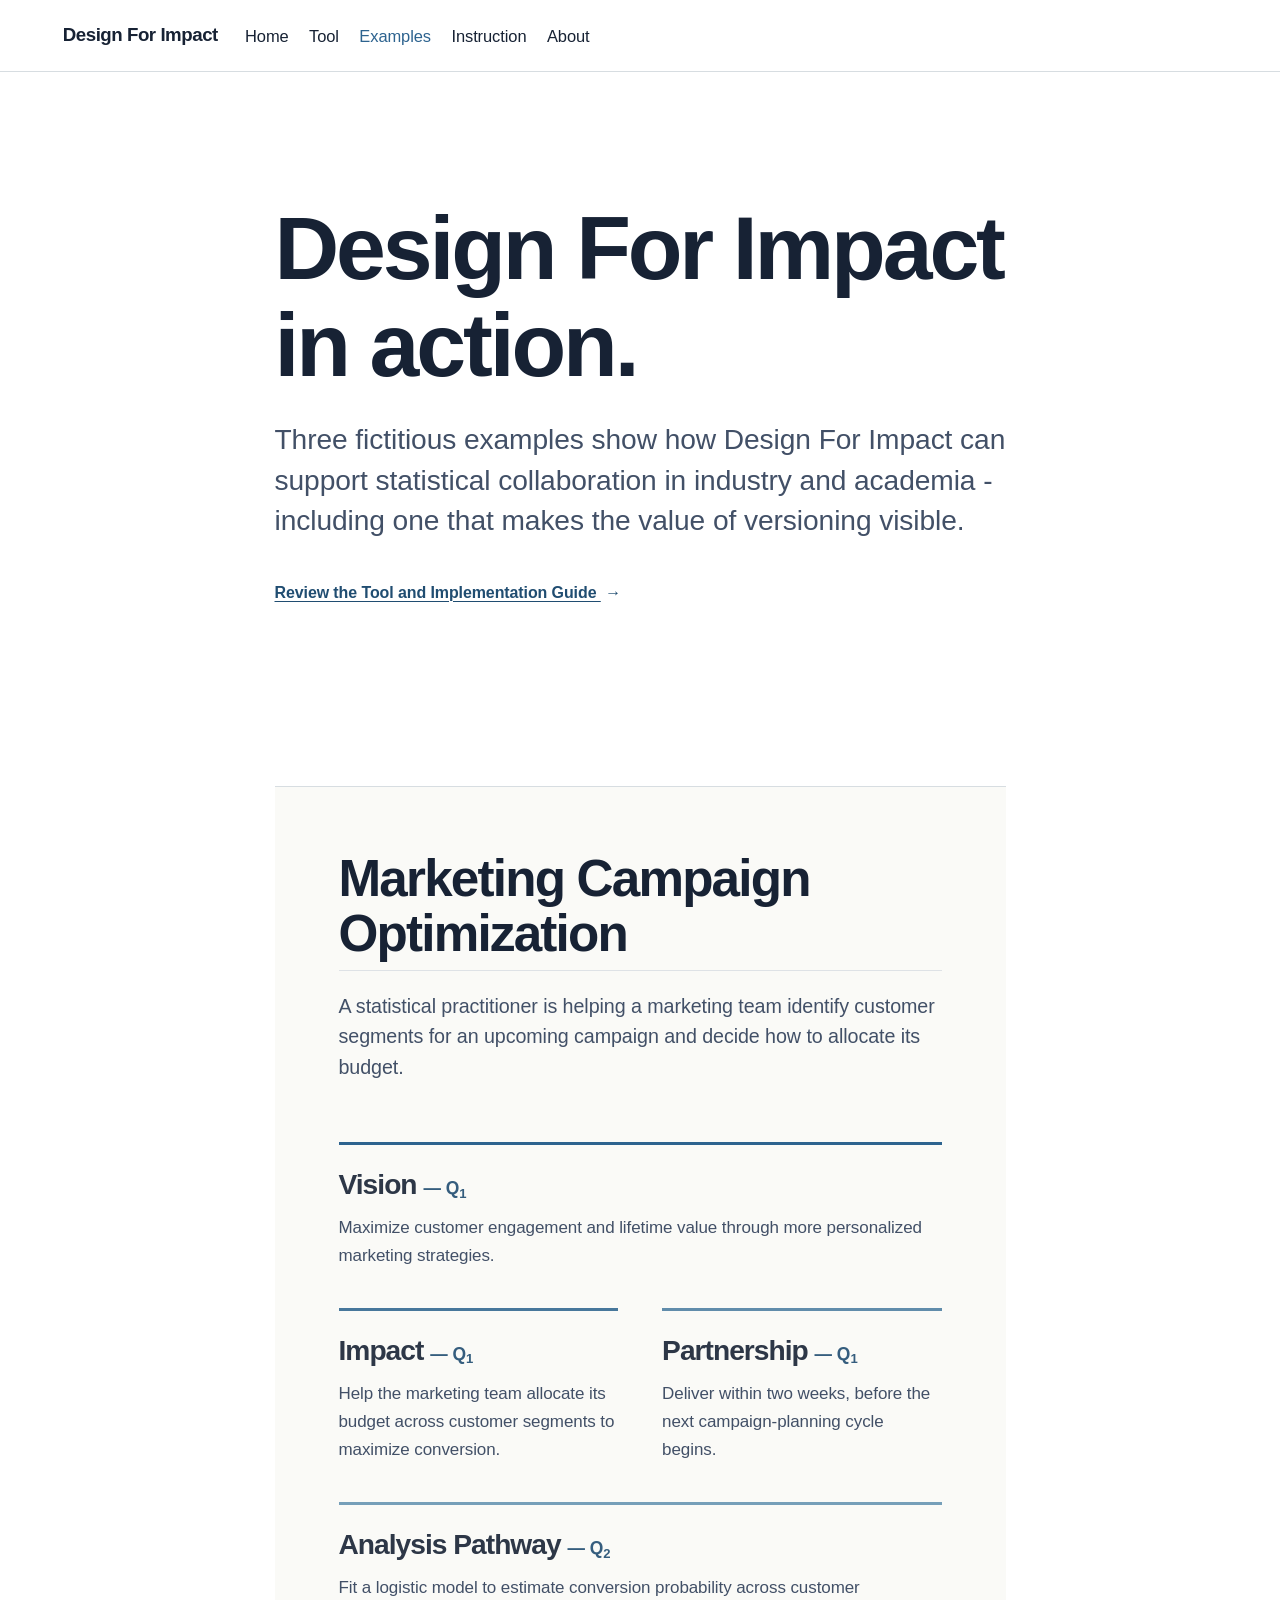
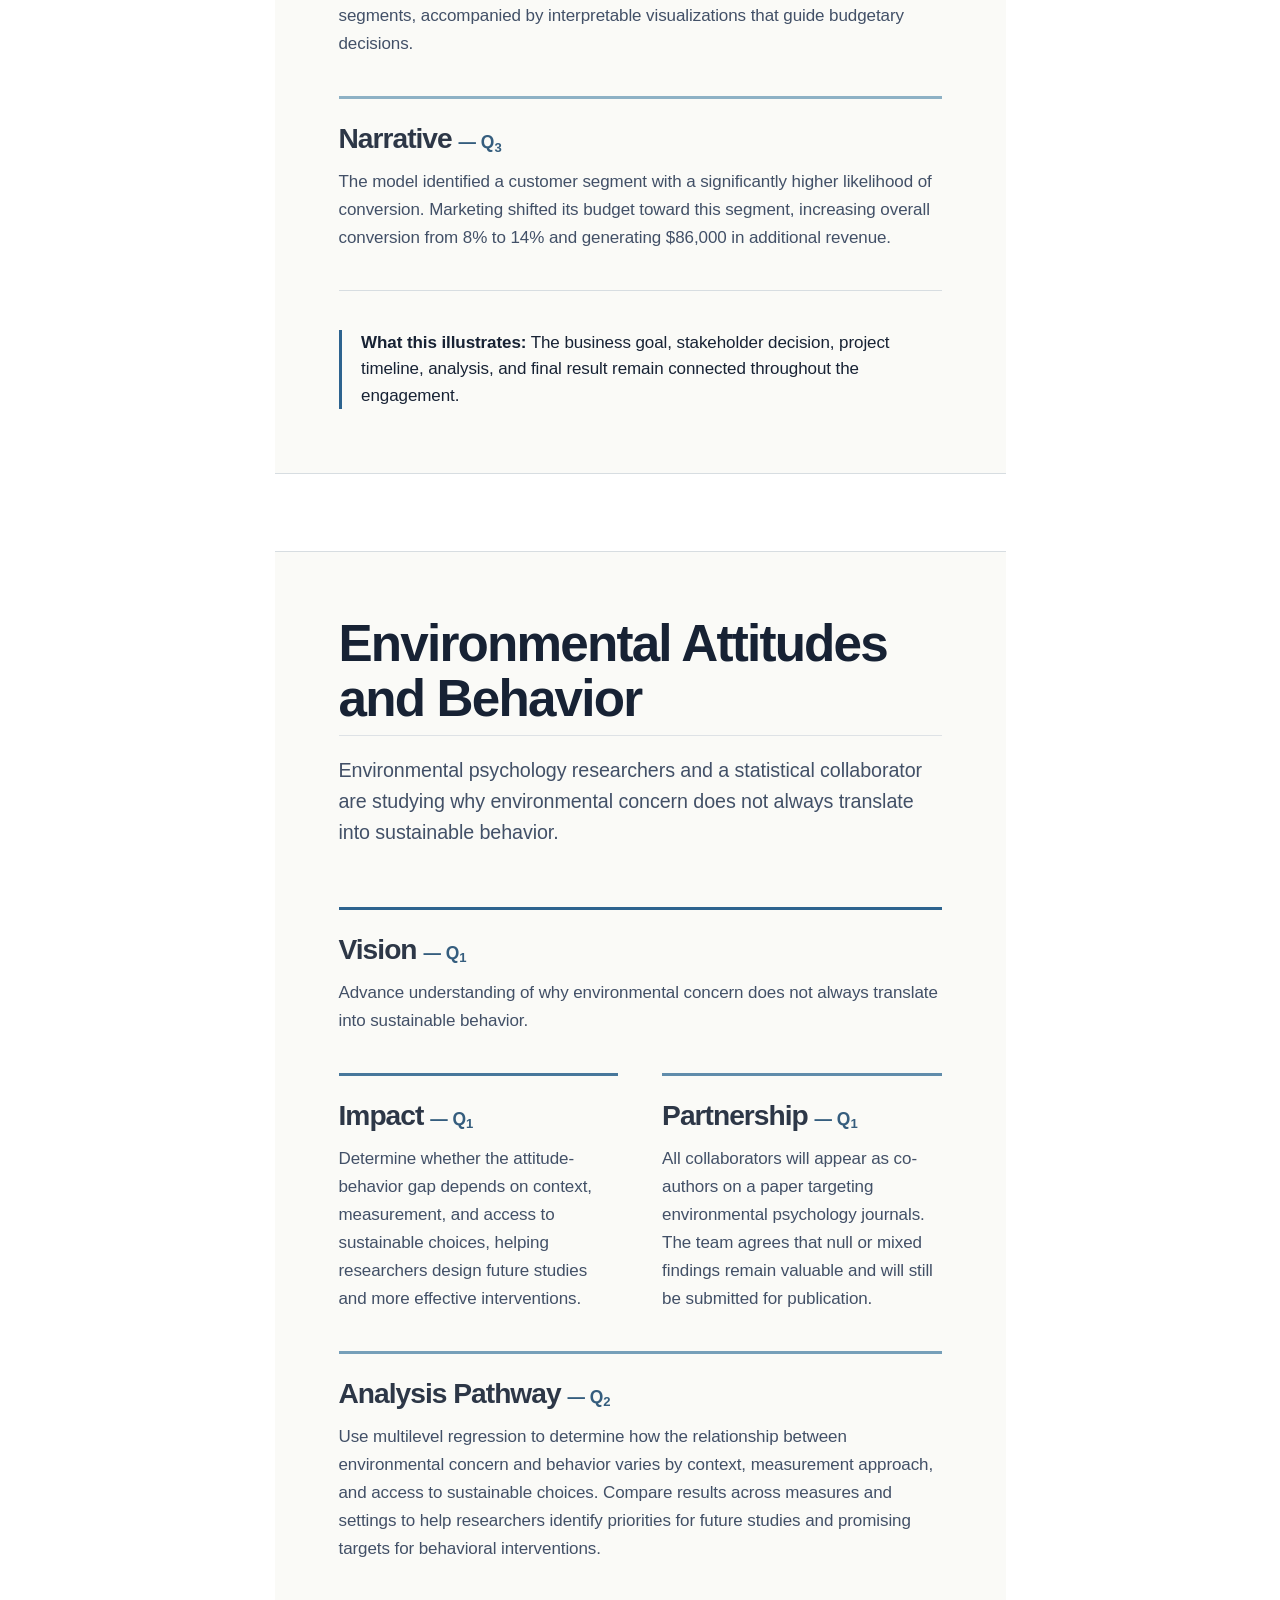
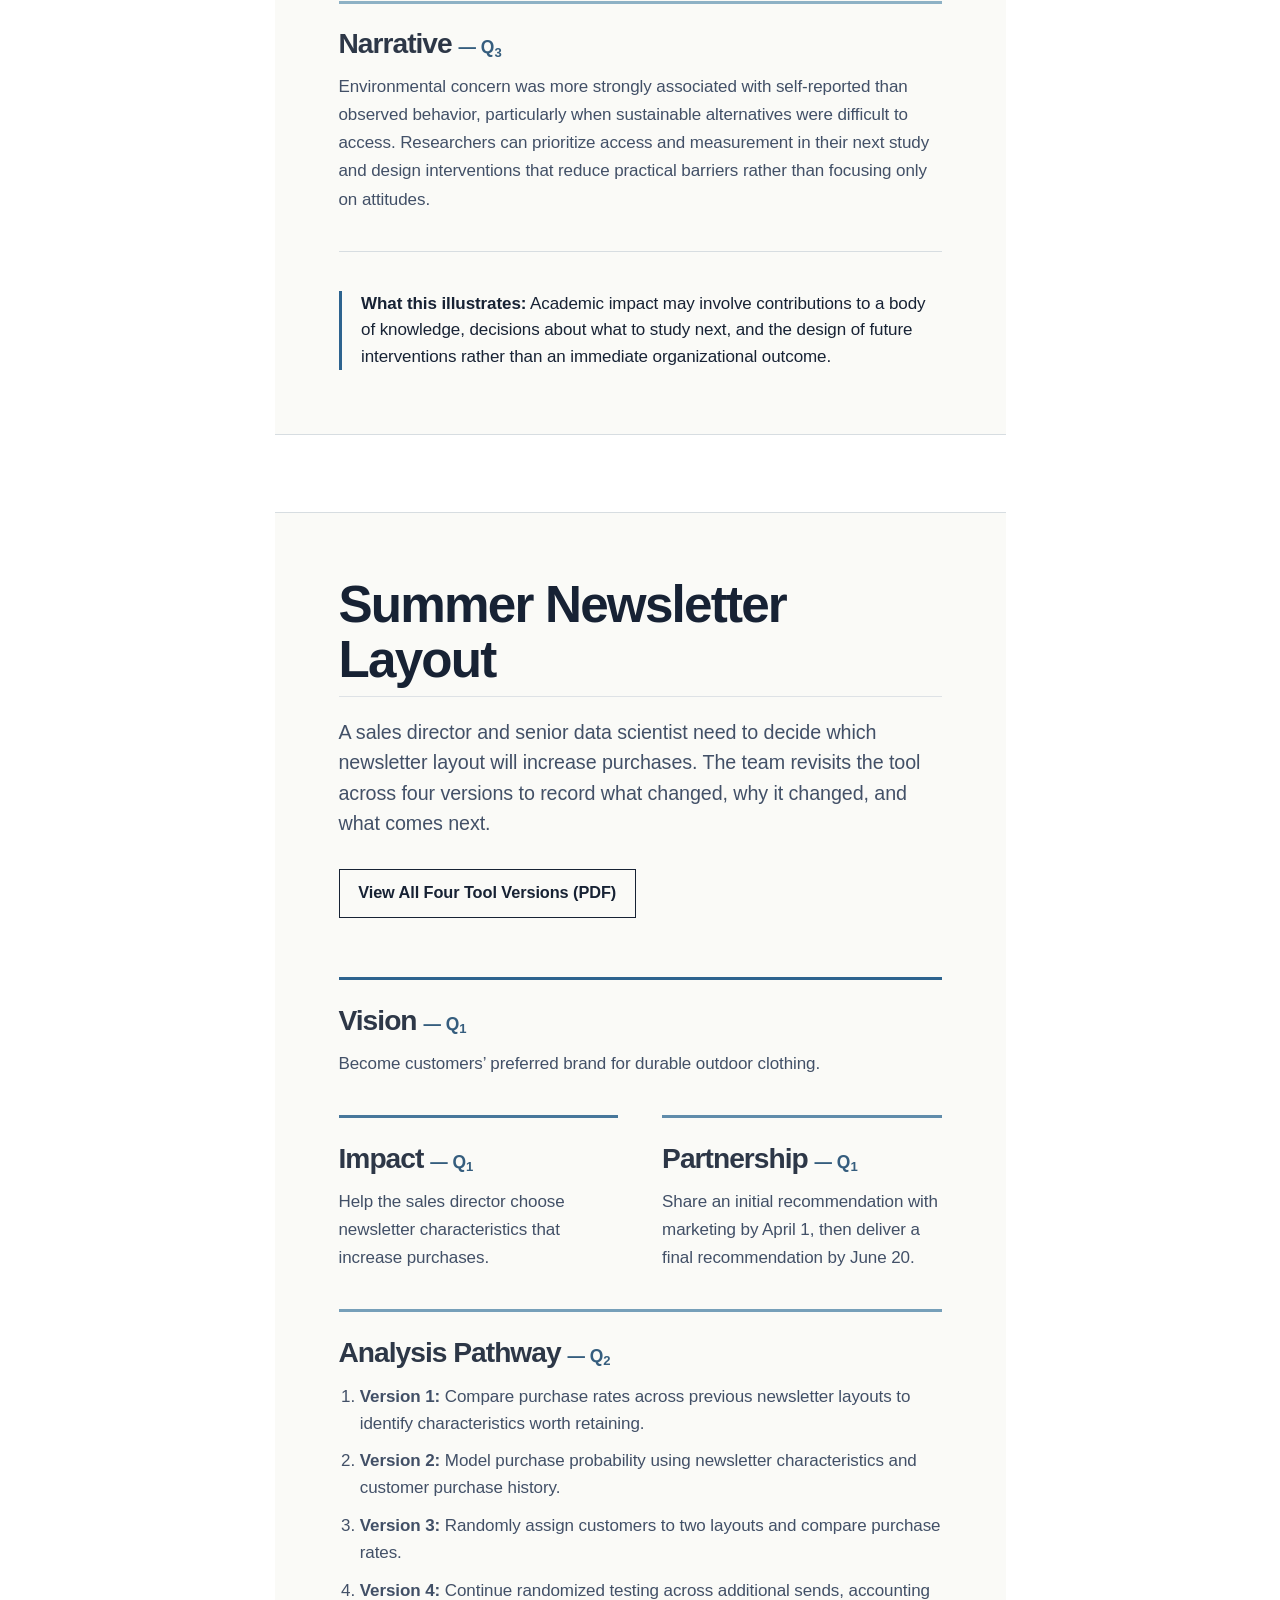
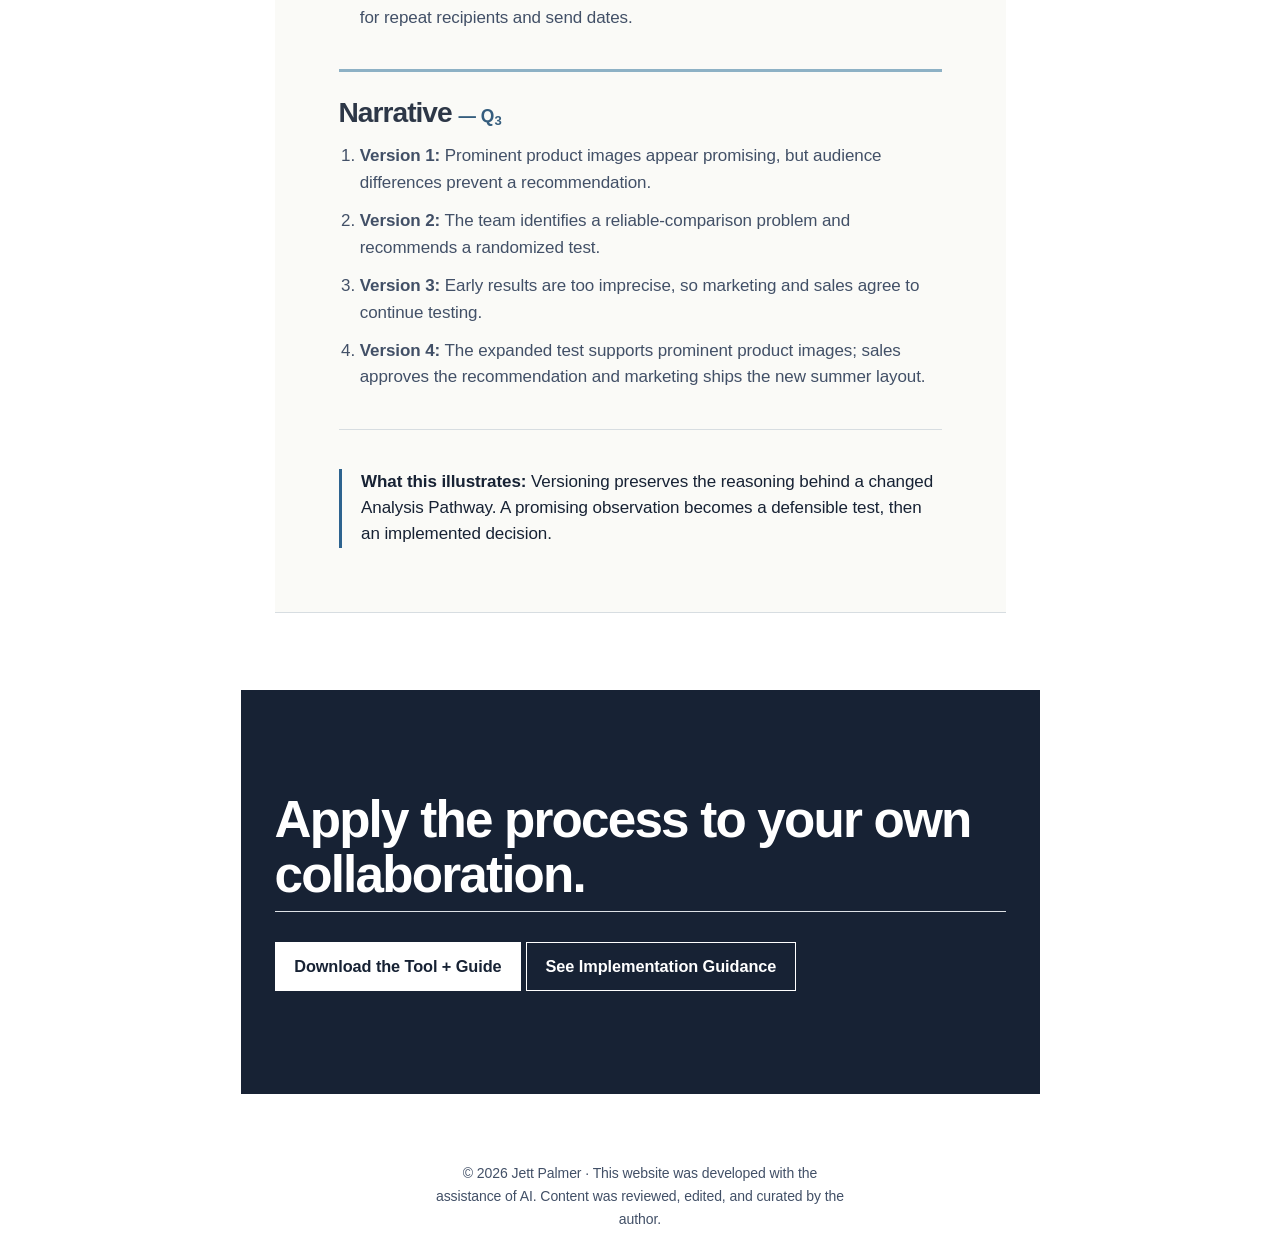
<file: docs/examples.html>
<!DOCTYPE html>
<html xmlns="http://www.w3.org/1999/xhtml" lang="en" xml:lang="en"><head>

<meta charset="utf-8">
<meta name="generator" content="quarto-1.9.37">

<meta name="viewport" content="width=device-width, initial-scale=1.0, user-scalable=yes">


<title>Examples – Design For Impact</title>
<style>
/* Default styles provided by pandoc.
** See https://pandoc.org/MANUAL.html#variables-for-html for config info.
*/
code{white-space: pre-wrap;}
span.smallcaps{font-variant: small-caps;}
div.columns{display: flex; gap: min(4vw, 1.5em);}
div.column{flex: auto; overflow-x: auto;}
div.hanging-indent{margin-left: 1.5em; text-indent: -1.5em;}
ul.task-list{list-style: none;}
ul.task-list li input[type="checkbox"] {
  width: 0.8em;
  margin: 0 0.8em 0.2em -1em; /* quarto-specific, see https://github.com/quarto-dev/quarto-cli/issues/4556 */ 
  vertical-align: middle;
}
</style>


<script src="site_libs/quarto-nav/quarto-nav.js"></script>
<script src="site_libs/clipboard/clipboard.min.js"></script>
<script src="site_libs/quarto-html/quarto.js" type="module"></script>
<script src="site_libs/quarto-html/tabsets/tabsets.js" type="module"></script>
<script src="site_libs/quarto-html/popper.min.js"></script>
<script src="site_libs/quarto-html/tippy.umd.min.js"></script>
<link href="site_libs/quarto-html/tippy.css" rel="stylesheet">
<link href="site_libs/quarto-html/quarto-syntax-highlighting-7f8f88aac4f3542376d5c11b86a4c14d.css" rel="stylesheet" id="quarto-text-highlighting-styles">
<script src="site_libs/bootstrap/bootstrap.min.js"></script>
<link href="site_libs/bootstrap/bootstrap-icons.css" rel="stylesheet">
<link href="site_libs/bootstrap/bootstrap-45431c2918bd31147ddb3fa7038bb99f.min.css" rel="stylesheet" append-hash="true" id="quarto-bootstrap" data-mode="light">
<script id="quarto-search-options" type="application/json">{
  "language": {
    "search-no-results-text": "No results",
    "search-matching-documents-text": "matching documents",
    "search-copy-link-title": "Copy link to search",
    "search-hide-matches-text": "Hide additional matches",
    "search-more-match-text": "more match in this document",
    "search-more-matches-text": "more matches in this document",
    "search-clear-button-title": "Clear",
    "search-text-placeholder": "",
    "search-detached-cancel-button-title": "Cancel",
    "search-submit-button-title": "Submit",
    "search-label": "Search"
  }
}</script>


<link rel="stylesheet" href="styles.css">
</head>

<body class="nav-fixed fullcontent quarto-light">

<div id="quarto-search-results"></div>
  <header id="quarto-header" class="headroom fixed-top">
    <nav class="navbar navbar-expand-lg " data-bs-theme="dark">
      <div class="navbar-container container-fluid">
      <div class="navbar-brand-container mx-auto">
    <a class="navbar-brand" href="./index.html">
    <span class="navbar-title">Design For Impact</span>
    </a>
  </div>
          <button class="navbar-toggler" type="button" data-bs-toggle="collapse" data-bs-target="#navbarCollapse" aria-controls="navbarCollapse" role="menu" aria-expanded="false" aria-label="Toggle navigation" onclick="if (window.quartoToggleHeadroom) { window.quartoToggleHeadroom(); }">
  <span class="navbar-toggler-icon"></span>
</button>
          <div class="collapse navbar-collapse" id="navbarCollapse">
            <ul class="navbar-nav navbar-nav-scroll me-auto">
  <li class="nav-item">
    <a class="nav-link" href="./index.html"> 
<span class="menu-text">Home</span></a>
  </li>  
  <li class="nav-item">
    <a class="nav-link" href="./tool.html"> 
<span class="menu-text">Tool</span></a>
  </li>  
  <li class="nav-item">
    <a class="nav-link active" href="./examples.html" aria-current="page"> 
<span class="menu-text">Examples</span></a>
  </li>  
  <li class="nav-item">
    <a class="nav-link" href="./instruction.html">
<span class="menu-text">Instruction</span></a>
  </li>
  <li class="nav-item">
    <a class="nav-link" href="./about.html"> 
<span class="menu-text">About</span></a>
  </li>  
</ul>
          </div> <!-- /navcollapse -->
            <div class="quarto-navbar-tools">
</div>
      </div> <!-- /container-fluid -->
    </nav>
</header>
<!-- content -->
<div id="quarto-content" class="quarto-container page-columns page-rows-contents page-layout-article page-navbar">
<!-- sidebar -->
<!-- margin-sidebar -->
    
<!-- main -->
<main class="content" id="quarto-document-content">

<header id="title-block-header" class="quarto-title-block default">
<div class="quarto-title">
<h1 class="title">Examples</h1>
</div>



<div class="quarto-title-meta">

    
  
    
  </div>
  


</header>


<section class="examples-page-hero" aria-labelledby="examples-page-heading">
<div class="page-shell">
<h1 id="examples-page-heading">
Design For Impact in action.
</h1>
<p class="lede">
Three fictitious examples show how Design For Impact can support statistical collaboration in industry and academia - including one that makes the value of versioning visible.
</p>
<p><a class="text-action" href="./tool.html#five-components">Review the Tool and Implementation Guide <span aria-hidden="true">→</span></a></p>
</div>
</section>
<section class="example-feature" id="marketing-campaign-optimization" aria-labelledby="marketing-heading">
<div class="page-shell">
<article class="example-card">
<div class="example-heading">
<h2 id="marketing-heading">
Marketing Campaign Optimization
</h2>
<p>
A statistical practitioner is helping a marketing team identify customer segments for an upcoming campaign and decide how to allocate its budget.
</p>
</div>
<div class="example-component-grid" aria-label="Marketing Campaign Optimization components">
<article class="example-component example-vision">
<h3>
Vision <span class="component-stage">— Q<sub>1</sub></span>
</h3>
<p>
Maximize customer engagement and lifetime value through more personalized marketing strategies.
</p>
</article>
<article class="example-component example-impact">
<h3>
Impact <span class="component-stage">— Q<sub>1</sub></span>
</h3>
<p>
Help the marketing team allocate its budget across customer segments to maximize conversion.
</p>
</article>
<article class="example-component example-partnership">
<h3>
Partnership <span class="component-stage">— Q<sub>1</sub></span>
</h3>
<p>
Deliver within two weeks, before the next campaign-planning cycle begins.
</p>
</article>
<article class="example-component example-pathway">
<h3>
Analysis Pathway <span class="component-stage">— Q<sub>2</sub></span>
</h3>
<p>
Fit a logistic model to estimate conversion probability across customer segments, accompanied by interpretable visualizations that guide budgetary decisions.
</p>
</article>
<article class="example-component example-narrative">
<h3>
Narrative <span class="component-stage">— Q<sub>3</sub></span>
</h3>
<p>
The model identified a customer segment with a significantly higher likelihood of conversion. Marketing shifted its budget toward this segment, increasing overall conversion from 8% to 14% and generating $86,000 in additional revenue.
</p>
</article>
</div>
<p class="example-editorial-note">
<strong>What this illustrates:</strong> The business goal, stakeholder decision, project timeline, analysis, and final result remain connected throughout the engagement.
</p>
</article>
</div>
</section>
<section class="example-feature academic-example" id="environmental-attitudes-and-behavior" aria-labelledby="environmental-heading">
<div class="page-shell">
<article class="example-card">
<div class="example-heading">
<h2 id="environmental-heading">
Environmental Attitudes and Behavior
</h2>
<p>
Environmental psychology researchers and a statistical collaborator are studying why environmental concern does not always translate into sustainable behavior.
</p>
</div>
<div class="example-component-grid" aria-label="Environmental Attitudes and Behavior components">
<article class="example-component example-vision">
<h3>
Vision <span class="component-stage">— Q<sub>1</sub></span>
</h3>
<p>
Advance understanding of why environmental concern does not always translate into sustainable behavior.
</p>
</article>
<article class="example-component example-impact">
<h3>
Impact <span class="component-stage">— Q<sub>1</sub></span>
</h3>
<p>
Determine whether the attitude-behavior gap depends on context, measurement, and access to sustainable choices, helping researchers design future studies and more effective interventions.
</p>
</article>
<article class="example-component example-partnership">
<h3>
Partnership <span class="component-stage">— Q<sub>1</sub></span>
</h3>
<p>
All collaborators will appear as co-authors on a paper targeting environmental psychology journals. The team agrees that null or mixed findings remain valuable and will still be submitted for publication.
</p>
</article>
<article class="example-component example-pathway">
<h3>
Analysis Pathway <span class="component-stage">— Q<sub>2</sub></span>
</h3>
<p>
Use multilevel regression to determine how the relationship between environmental concern and behavior varies by context, measurement approach, and access to sustainable choices. Compare results across measures and settings to help researchers identify priorities for future studies and promising targets for behavioral interventions.
</p>
</article>
<article class="example-component example-narrative">
<h3>
Narrative <span class="component-stage">— Q<sub>3</sub></span>
</h3>
<p>
Environmental concern was more strongly associated with self-reported than observed behavior, particularly when sustainable alternatives were difficult to access. Researchers can prioritize access and measurement in their next study and design interventions that reduce practical barriers rather than focusing only on attitudes.
</p>
</article>
</div>
<p class="example-editorial-note">
<strong>What this illustrates:</strong> Academic impact may involve contributions to a body of knowledge, decisions about what to study next, and the design of future interventions rather than an immediate organizational outcome.
</p>
</article>
</div>
</section>
<section class="example-feature" id="summer-newsletter-layout" aria-labelledby="newsletter-heading">
<div class="page-shell">
<article class="example-card">
<div class="example-heading">
<h2 id="newsletter-heading">
Summer Newsletter Layout
</h2>
<p>
A sales director and senior data scientist need to decide which newsletter layout will increase purchases. The team revisits the tool across four versions to record what changed, why it changed, and what comes next.
</p>
<p><a class="button button-secondary" href="files/design-for-impact-versioning-example.pdf" target="_blank" rel="noopener">View All Four Tool Versions (PDF)</a></p>
</div>
<div class="example-component-grid" aria-label="Summer Newsletter Layout components">
<article class="example-component example-vision">
<h3>
Vision <span class="component-stage">— Q<sub>1</sub></span>
</h3>
<p>
Become customers’ preferred brand for durable outdoor clothing.
</p>
</article>
<article class="example-component example-impact">
<h3>
Impact <span class="component-stage">— Q<sub>1</sub></span>
</h3>
<p>
Help the sales director choose newsletter characteristics that increase purchases.
</p>
</article>
<article class="example-component example-partnership">
<h3>
Partnership <span class="component-stage">— Q<sub>1</sub></span>
</h3>
<p>
Share an initial recommendation with marketing by April 1, then deliver a final recommendation by June 20.
</p>
</article>
<article class="example-component example-pathway">
<h3>
Analysis Pathway <span class="component-stage">— Q<sub>2</sub></span>
</h3>
<ol class="example-version-list">
<li>
<strong>Version 1:</strong> Compare purchase rates across previous newsletter layouts to identify characteristics worth retaining.
</li>
<li>
<strong>Version 2:</strong> Model purchase probability using newsletter characteristics and customer purchase history.
</li>
<li>
<strong>Version 3:</strong> Randomly assign customers to two layouts and compare purchase rates.
</li>
<li>
<strong>Version 4:</strong> Continue randomized testing across additional sends, accounting for repeat recipients and send dates.
</li>
</ol>
</article>
<article class="example-component example-narrative">
<h3>
Narrative <span class="component-stage">— Q<sub>3</sub></span>
</h3>
<ol class="example-version-list">
<li>
<strong>Version 1:</strong> Prominent product images appear promising, but audience differences prevent a recommendation.
</li>
<li>
<strong>Version 2:</strong> The team identifies a reliable-comparison problem and recommends a randomized test.
</li>
<li>
<strong>Version 3:</strong> Early results are too imprecise, so marketing and sales agree to continue testing.
</li>
<li>
<strong>Version 4:</strong> The expanded test supports prominent product images; sales approves the recommendation and marketing ships the new summer layout.
</li>
</ol>
</article>
</div>
<p class="example-editorial-note">
<strong>What this illustrates:</strong> Versioning preserves the reasoning behind a changed Analysis Pathway. A promising observation becomes a defensible test, then an implemented decision.
</p>
</article>
</div>
</section>
<section class="examples-closing" aria-labelledby="examples-closing-heading">
<div class="page-shell">
<h2 id="examples-closing-heading">
Apply the process to your own collaboration.
</h2>
<div class="closing-actions">
<p><a class="button button-primary" href="files/design-for-impact-tool-and-guide.pdf" download="">Download the Tool + Guide</a> <a class="button button-secondary" href="./tool.html#flexible-implementation">See Implementation Guidance</a></p>
</div>
</div>
</section>



</main> <!-- /main -->
<script id="quarto-html-after-body" type="application/javascript">
  window.document.addEventListener("DOMContentLoaded", function (event) {
    const isCodeAnnotation = (el) => {
      for (const clz of el.classList) {
        if (clz.startsWith('code-annotation-')) {                     
          return true;
        }
      }
      return false;
    }
    const onCopySuccess = function(e) {
      // button target
      const button = e.trigger;
      // don't keep focus
      button.blur();
      // flash "checked"
      button.classList.add('code-copy-button-checked');
      var currentTitle = button.getAttribute("title");
      button.setAttribute("title", "Copied!");
      let tooltip;
      if (window.bootstrap) {
        button.setAttribute("data-bs-toggle", "tooltip");
        button.setAttribute("data-bs-placement", "left");
        button.setAttribute("data-bs-title", "Copied!");
        tooltip = new bootstrap.Tooltip(button, 
          { trigger: "manual", 
            customClass: "code-copy-button-tooltip",
            offset: [0, -8]});
        tooltip.show();    
      }
      setTimeout(function() {
        if (tooltip) {
          tooltip.hide();
          button.removeAttribute("data-bs-title");
          button.removeAttribute("data-bs-toggle");
          button.removeAttribute("data-bs-placement");
        }
        button.setAttribute("title", currentTitle);
        button.classList.remove('code-copy-button-checked');
      }, 1000);
      // clear code selection
      e.clearSelection();
    }
    const getTextToCopy = function(trigger) {
      const outerScaffold = trigger.parentElement.cloneNode(true);
      const codeEl = outerScaffold.querySelector('code');
      for (const childEl of codeEl.children) {
        if (isCodeAnnotation(childEl)) {
          childEl.remove();
        }
      }
      return codeEl.innerText;
    }
    const clipboard = new window.ClipboardJS('.code-copy-button:not([data-in-quarto-modal])', {
      text: getTextToCopy
    });
    clipboard.on('success', onCopySuccess);
    if (window.document.getElementById('quarto-embedded-source-code-modal')) {
      const clipboardModal = new window.ClipboardJS('.code-copy-button[data-in-quarto-modal]', {
        text: getTextToCopy,
        container: window.document.getElementById('quarto-embedded-source-code-modal')
      });
      clipboardModal.on('success', onCopySuccess);
    }
      var localhostRegex = new RegExp(/^(?:http|https):\/\/localhost\:?[0-9]*\//);
      var mailtoRegex = new RegExp(/^mailto:/);
        var filterRegex = new RegExp("https:\/\/jettpalmer\.github\.io\/design-for-impact\/");
      var isInternal = (href) => {
          return filterRegex.test(href) || localhostRegex.test(href) || mailtoRegex.test(href);
      }
      // Inspect non-navigation links and adorn them if external
     var links = window.document.querySelectorAll('a[href]:not(.nav-link):not(.navbar-brand):not(.toc-action):not(.sidebar-link):not(.sidebar-item-toggle):not(.pagination-link):not(.no-external):not([aria-hidden]):not(.dropdown-item):not(.quarto-navigation-tool):not(.about-link)');
      for (var i=0; i<links.length; i++) {
        const link = links[i];
        if (!isInternal(link.href)) {
          // undo the damage that might have been done by quarto-nav.js in the case of
          // links that we want to consider external
          if (link.dataset.originalHref !== undefined) {
            link.href = link.dataset.originalHref;
          }
        }
      }
    function tippyHover(el, contentFn, onTriggerFn, onUntriggerFn) {
      const config = {
        allowHTML: true,
        maxWidth: 500,
        delay: 100,
        arrow: false,
        appendTo: function(el) {
            return el.parentElement;
        },
        interactive: true,
        interactiveBorder: 10,
        theme: 'quarto',
        placement: 'bottom-start',
      };
      if (contentFn) {
        config.content = contentFn;
      }
      if (onTriggerFn) {
        config.onTrigger = onTriggerFn;
      }
      if (onUntriggerFn) {
        config.onUntrigger = onUntriggerFn;
      }
      window.tippy(el, config); 
    }
    const noterefs = window.document.querySelectorAll('a[role="doc-noteref"]');
    for (var i=0; i<noterefs.length; i++) {
      const ref = noterefs[i];
      tippyHover(ref, function() {
        // use id or data attribute instead here
        let href = ref.getAttribute('data-footnote-href') || ref.getAttribute('href');
        try { href = new URL(href).hash; } catch {}
        const id = href.replace(/^#\/?/, "");
        const note = window.document.getElementById(id);
        if (note) {
          return note.innerHTML;
        } else {
          return "";
        }
      });
    }
    const xrefs = window.document.querySelectorAll('a.quarto-xref');
    const processXRef = (id, note) => {
      // Strip column container classes
      const stripColumnClz = (el) => {
        el.classList.remove("page-full", "page-columns");
        if (el.children) {
          for (const child of el.children) {
            stripColumnClz(child);
          }
        }
      }
      stripColumnClz(note)
      if (id === null || id.startsWith('sec-')) {
        // Special case sections, only their first couple elements
        const container = document.createElement("div");
        if (note.children && note.children.length > 2) {
          container.appendChild(note.children[0].cloneNode(true));
          for (let i = 1; i < note.children.length; i++) {
            const child = note.children[i];
            if (child.tagName === "P" && child.innerText === "") {
              continue;
            } else {
              container.appendChild(child.cloneNode(true));
              break;
            }
          }
          if (window.Quarto?.typesetMath) {
            window.Quarto.typesetMath(container);
          }
          return container.innerHTML
        } else {
          if (window.Quarto?.typesetMath) {
            window.Quarto.typesetMath(note);
          }
          return note.innerHTML;
        }
      } else {
        // Remove any anchor links if they are present
        const anchorLink = note.querySelector('a.anchorjs-link');
        if (anchorLink) {
          anchorLink.remove();
        }
        if (window.Quarto?.typesetMath) {
          window.Quarto.typesetMath(note);
        }
        if (note.classList.contains("callout")) {
          return note.outerHTML;
        } else {
          return note.innerHTML;
        }
      }
    }
    for (var i=0; i<xrefs.length; i++) {
      const xref = xrefs[i];
      tippyHover(xref, undefined, function(instance) {
        instance.disable();
        let url = xref.getAttribute('href');
        let hash = undefined; 
        if (url.startsWith('#')) {
          hash = url;
        } else {
          try { hash = new URL(url).hash; } catch {}
        }
        if (hash) {
          const id = hash.replace(/^#\/?/, "");
          const note = window.document.getElementById(id);
          if (note !== null) {
            try {
              const html = processXRef(id, note.cloneNode(true));
              instance.setContent(html);
            } finally {
              instance.enable();
              instance.show();
            }
          } else {
            // See if we can fetch this
            fetch(url.split('#')[0])
            .then(res => res.text())
            .then(html => {
              const parser = new DOMParser();
              const htmlDoc = parser.parseFromString(html, "text/html");
              const note = htmlDoc.getElementById(id);
              if (note !== null) {
                const html = processXRef(id, note);
                instance.setContent(html);
              } 
            }).finally(() => {
              instance.enable();
              instance.show();
            });
          }
        } else {
          // See if we can fetch a full url (with no hash to target)
          // This is a special case and we should probably do some content thinning / targeting
          fetch(url)
          .then(res => res.text())
          .then(html => {
            const parser = new DOMParser();
            const htmlDoc = parser.parseFromString(html, "text/html");
            const note = htmlDoc.querySelector('main.content');
            if (note !== null) {
              // This should only happen for chapter cross references
              // (since there is no id in the URL)
              // remove the first header
              if (note.children.length > 0 && note.children[0].tagName === "HEADER") {
                note.children[0].remove();
              }
              const html = processXRef(null, note);
              instance.setContent(html);
            } 
          }).finally(() => {
            instance.enable();
            instance.show();
          });
        }
      }, function(instance) {
      });
    }
        let selectedAnnoteEl;
        const selectorForAnnotation = ( cell, annotation) => {
          let cellAttr = 'data-code-cell="' + cell + '"';
          let lineAttr = 'data-code-annotation="' +  annotation + '"';
          const selector = 'span[' + cellAttr + '][' + lineAttr + ']';
          return selector;
        }
        const selectCodeLines = (annoteEl) => {
          const doc = window.document;
          const targetCell = annoteEl.getAttribute("data-target-cell");
          const targetAnnotation = annoteEl.getAttribute("data-target-annotation");
          const annoteSpan = window.document.querySelector(selectorForAnnotation(targetCell, targetAnnotation));
          const lines = annoteSpan.getAttribute("data-code-lines").split(",");
          const lineIds = lines.map((line) => {
            return targetCell + "-" + line;
          })
          let top = null;
          let height = null;
          let parent = null;
          if (lineIds.length > 0) {
              //compute the position of the single el (top and bottom and make a div)
              const el = window.document.getElementById(lineIds[0]);
              top = el.offsetTop;
              height = el.offsetHeight;
              parent = el.parentElement.parentElement;
            if (lineIds.length > 1) {
              const lastEl = window.document.getElementById(lineIds[lineIds.length - 1]);
              const bottom = lastEl.offsetTop + lastEl.offsetHeight;
              height = bottom - top;
            }
            if (top !== null && height !== null && parent !== null) {
              // cook up a div (if necessary) and position it 
              let div = window.document.getElementById("code-annotation-line-highlight");
              if (div === null) {
                div = window.document.createElement("div");
                div.setAttribute("id", "code-annotation-line-highlight");
                div.style.position = 'absolute';
                parent.appendChild(div);
              }
              div.style.top = top - 2 + "px";
              div.style.height = height + 4 + "px";
              div.style.left = 0;
              let gutterDiv = window.document.getElementById("code-annotation-line-highlight-gutter");
              if (gutterDiv === null) {
                gutterDiv = window.document.createElement("div");
                gutterDiv.setAttribute("id", "code-annotation-line-highlight-gutter");
                gutterDiv.style.position = 'absolute';
                const codeCell = window.document.getElementById(targetCell);
                const gutter = codeCell.querySelector('.code-annotation-gutter');
                gutter.appendChild(gutterDiv);
              }
              gutterDiv.style.top = top - 2 + "px";
              gutterDiv.style.height = height + 4 + "px";
            }
            selectedAnnoteEl = annoteEl;
          }
        };
        const unselectCodeLines = () => {
          const elementsIds = ["code-annotation-line-highlight", "code-annotation-line-highlight-gutter"];
          elementsIds.forEach((elId) => {
            const div = window.document.getElementById(elId);
            if (div) {
              div.remove();
            }
          });
          selectedAnnoteEl = undefined;
        };
          // Handle positioning of the toggle
      window.addEventListener(
        "resize",
        throttle(() => {
          elRect = undefined;
          if (selectedAnnoteEl) {
            selectCodeLines(selectedAnnoteEl);
          }
        }, 10)
      );
      function throttle(fn, ms) {
      let throttle = false;
      let timer;
        return (...args) => {
          if(!throttle) { // first call gets through
              fn.apply(this, args);
              throttle = true;
          } else { // all the others get throttled
              if(timer) clearTimeout(timer); // cancel #2
              timer = setTimeout(() => {
                fn.apply(this, args);
                timer = throttle = false;
              }, ms);
          }
        };
      }
        // Attach click handler to the DT
        const annoteDls = window.document.querySelectorAll('dt[data-target-cell]');
        for (const annoteDlNode of annoteDls) {
          annoteDlNode.addEventListener('click', (event) => {
            const clickedEl = event.target;
            if (clickedEl !== selectedAnnoteEl) {
              unselectCodeLines();
              const activeEl = window.document.querySelector('dt[data-target-cell].code-annotation-active');
              if (activeEl) {
                activeEl.classList.remove('code-annotation-active');
              }
              selectCodeLines(clickedEl);
              clickedEl.classList.add('code-annotation-active');
            } else {
              // Unselect the line
              unselectCodeLines();
              clickedEl.classList.remove('code-annotation-active');
            }
          });
        }
    const findCites = (el) => {
      const parentEl = el.parentElement;
      if (parentEl) {
        const cites = parentEl.dataset.cites;
        if (cites) {
          return {
            el,
            cites: cites.split(' ')
          };
        } else {
          return findCites(el.parentElement)
        }
      } else {
        return undefined;
      }
    };
    var bibliorefs = window.document.querySelectorAll('a[role="doc-biblioref"]');
    for (var i=0; i<bibliorefs.length; i++) {
      const ref = bibliorefs[i];
      const citeInfo = findCites(ref);
      if (citeInfo) {
        tippyHover(citeInfo.el, function() {
          var popup = window.document.createElement('div');
          citeInfo.cites.forEach(function(cite) {
            var citeDiv = window.document.createElement('div');
            citeDiv.classList.add('hanging-indent');
            citeDiv.classList.add('csl-entry');
            var biblioDiv = window.document.getElementById('ref-' + cite);
            if (biblioDiv) {
              citeDiv.innerHTML = biblioDiv.innerHTML;
            }
            popup.appendChild(citeDiv);
          });
          return popup.innerHTML;
        });
      }
    }
  });
  </script>
</div> <!-- /content -->
<footer class="footer">
  <div class="nav-footer">
    <div class="nav-footer-left">
      &nbsp;
    </div>   
    <div class="nav-footer-center">
<p>© 2026 Jett Palmer · This website was developed with the assistance of AI. Content was reviewed, edited, and curated by the author.</p>
</div>
    <div class="nav-footer-right">
      &nbsp;
    </div>
  </div>
</footer>




</body></html>
</file>
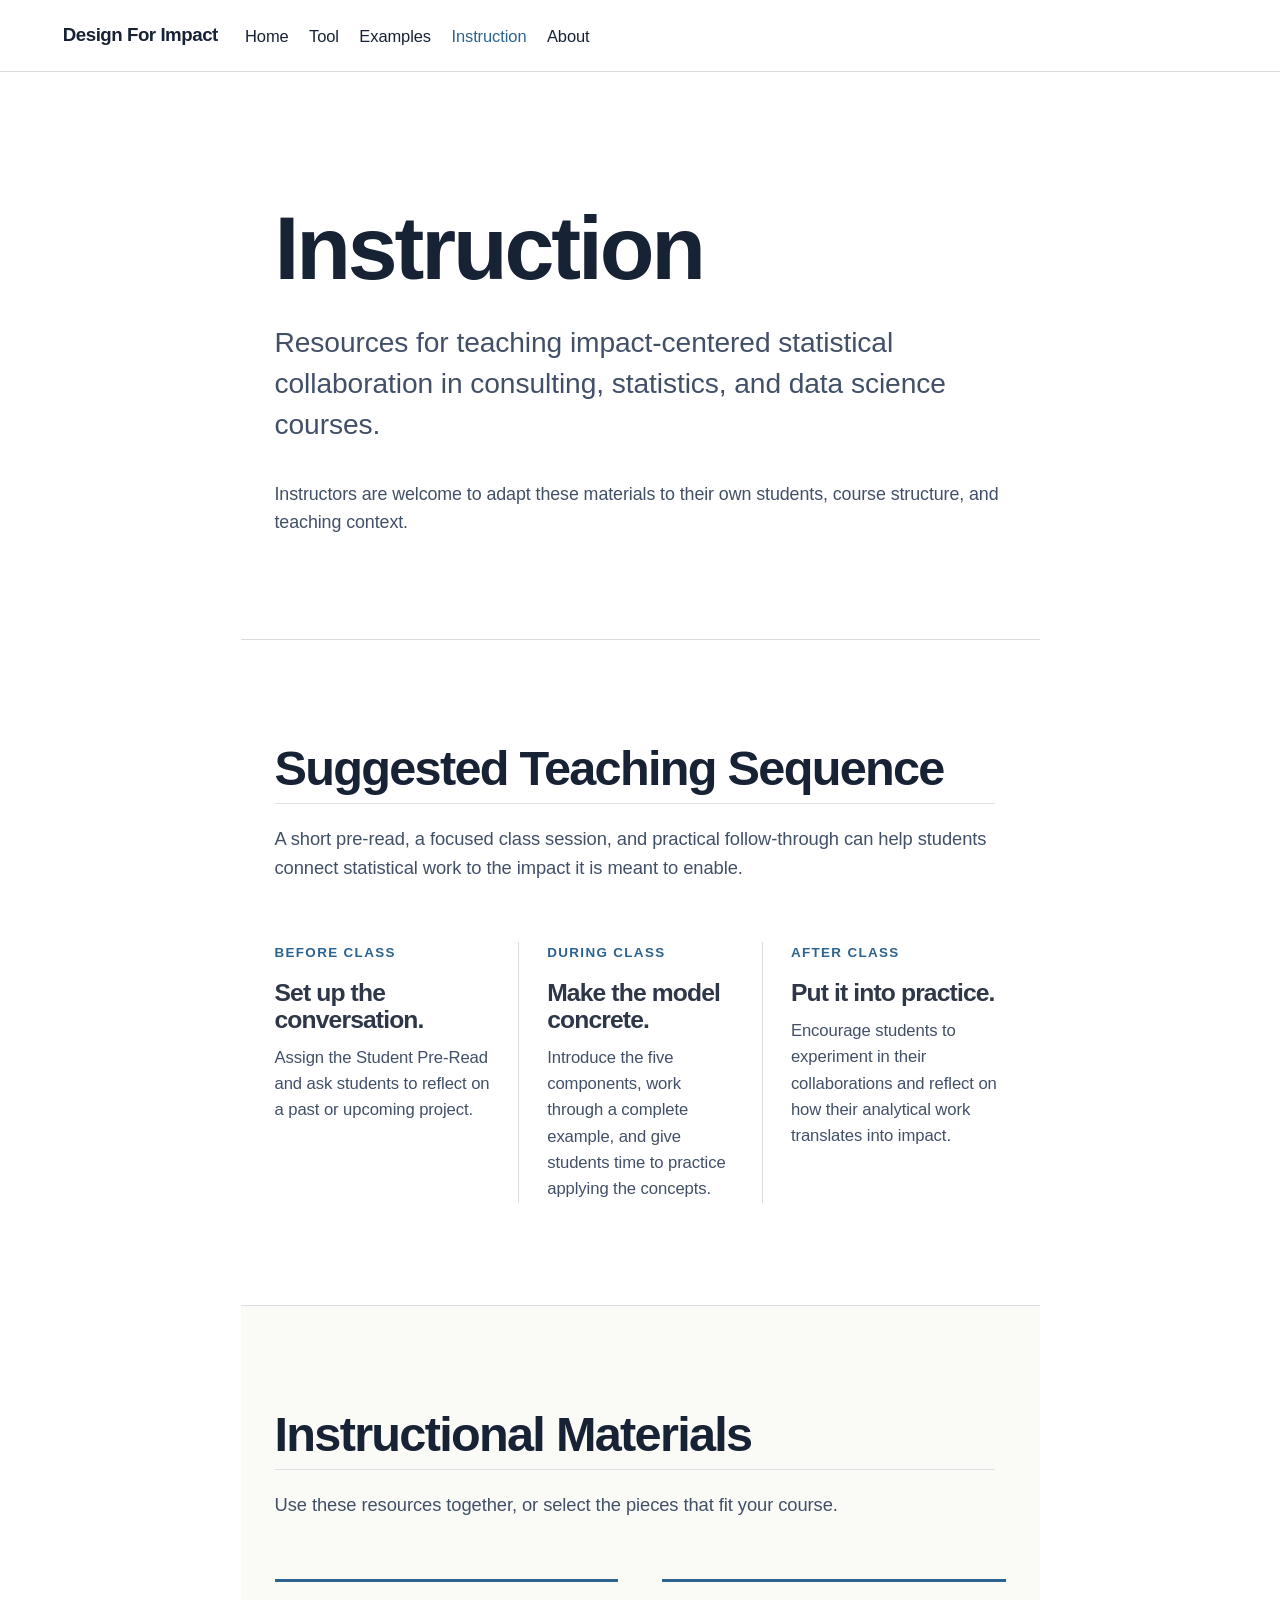
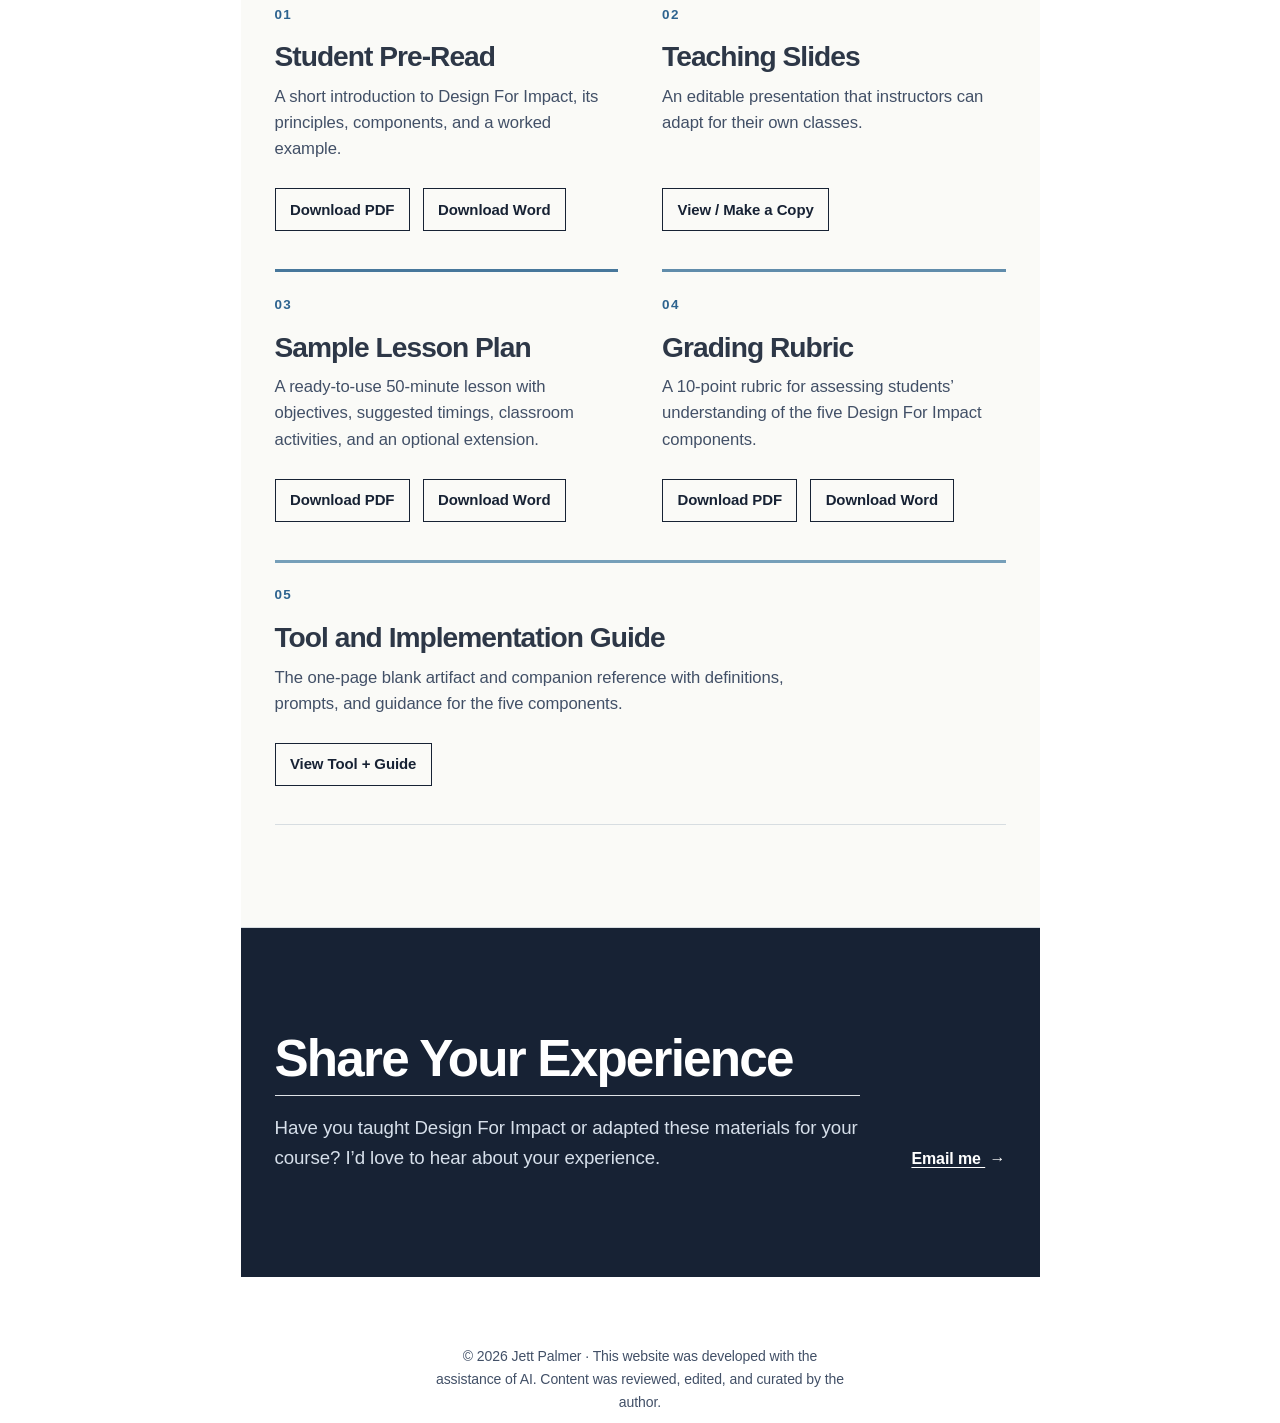
<file: docs/instruction.html>
<!DOCTYPE html>
<html xmlns="http://www.w3.org/1999/xhtml" lang="en" xml:lang="en"><head>

<meta charset="utf-8">
<meta name="generator" content="quarto-1.9.37">

<meta name="viewport" content="width=device-width, initial-scale=1.0, user-scalable=yes">


<title>Instruction – Design For Impact</title>
<style>
/* Default styles provided by pandoc.
** See https://pandoc.org/MANUAL.html#variables-for-html for config info.
*/
code{white-space: pre-wrap;}
span.smallcaps{font-variant: small-caps;}
div.columns{display: flex; gap: min(4vw, 1.5em);}
div.column{flex: auto; overflow-x: auto;}
div.hanging-indent{margin-left: 1.5em; text-indent: -1.5em;}
ul.task-list{list-style: none;}
ul.task-list li input[type="checkbox"] {
  width: 0.8em;
  margin: 0 0.8em 0.2em -1em; /* quarto-specific, see https://github.com/quarto-dev/quarto-cli/issues/4556 */ 
  vertical-align: middle;
}
</style>


<script src="site_libs/quarto-nav/quarto-nav.js"></script>
<script src="site_libs/clipboard/clipboard.min.js"></script>
<script src="site_libs/quarto-html/quarto.js" type="module"></script>
<script src="site_libs/quarto-html/tabsets/tabsets.js" type="module"></script>
<script src="site_libs/quarto-html/popper.min.js"></script>
<script src="site_libs/quarto-html/tippy.umd.min.js"></script>
<link href="site_libs/quarto-html/tippy.css" rel="stylesheet">
<link href="site_libs/quarto-html/quarto-syntax-highlighting-7f8f88aac4f3542376d5c11b86a4c14d.css" rel="stylesheet" id="quarto-text-highlighting-styles">
<script src="site_libs/bootstrap/bootstrap.min.js"></script>
<link href="site_libs/bootstrap/bootstrap-icons.css" rel="stylesheet">
<link href="site_libs/bootstrap/bootstrap-45431c2918bd31147ddb3fa7038bb99f.min.css" rel="stylesheet" append-hash="true" id="quarto-bootstrap" data-mode="light">
<script id="quarto-search-options" type="application/json">{
  "language": {
    "search-no-results-text": "No results",
    "search-matching-documents-text": "matching documents",
    "search-copy-link-title": "Copy link to search",
    "search-hide-matches-text": "Hide additional matches",
    "search-more-match-text": "more match in this document",
    "search-more-matches-text": "more matches in this document",
    "search-clear-button-title": "Clear",
    "search-text-placeholder": "",
    "search-detached-cancel-button-title": "Cancel",
    "search-submit-button-title": "Submit",
    "search-label": "Search"
  }
}</script>


<link rel="stylesheet" href="styles.css">
</head>

<body class="nav-fixed fullcontent quarto-light">

<div id="quarto-search-results"></div>
  <header id="quarto-header" class="headroom fixed-top">
    <nav class="navbar navbar-expand-lg " data-bs-theme="dark">
      <div class="navbar-container container-fluid">
      <div class="navbar-brand-container mx-auto">
    <a class="navbar-brand" href="./index.html">
    <span class="navbar-title">Design For Impact</span>
    </a>
  </div>
          <button class="navbar-toggler" type="button" data-bs-toggle="collapse" data-bs-target="#navbarCollapse" aria-controls="navbarCollapse" role="menu" aria-expanded="false" aria-label="Toggle navigation" onclick="if (window.quartoToggleHeadroom) { window.quartoToggleHeadroom(); }">
  <span class="navbar-toggler-icon"></span>
</button>
          <div class="collapse navbar-collapse" id="navbarCollapse">
            <ul class="navbar-nav navbar-nav-scroll me-auto">
  <li class="nav-item">
    <a class="nav-link" href="./index.html"> 
<span class="menu-text">Home</span></a>
  </li>  
  <li class="nav-item">
    <a class="nav-link" href="./tool.html"> 
<span class="menu-text">Tool</span></a>
  </li>  
  <li class="nav-item">
    <a class="nav-link" href="./examples.html"> 
<span class="menu-text">Examples</span></a>
  </li>  
  <li class="nav-item">
    <a class="nav-link active" href="./instruction.html" aria-current="page"> 
<span class="menu-text">Instruction</span></a>
  </li>  
  <li class="nav-item">
    <a class="nav-link" href="./about.html"> 
<span class="menu-text">About</span></a>
  </li>  
</ul>
          </div> <!-- /navcollapse -->
            <div class="quarto-navbar-tools">
</div>
      </div> <!-- /container-fluid -->
    </nav>
</header>
<!-- content -->
<div id="quarto-content" class="quarto-container page-columns page-rows-contents page-layout-article page-navbar">
<!-- sidebar -->
<!-- margin-sidebar -->
    
<!-- main -->
<main class="content" id="quarto-document-content">

<header id="title-block-header" class="quarto-title-block default">
<div class="quarto-title">
<h1 class="title">Instruction</h1>
</div>



<div class="quarto-title-meta">

    
  
    
  </div>
  


</header>


<section class="instruction-page-hero" aria-labelledby="instruction-page-heading">
<div class="page-shell">
<h1 id="instruction-page-heading">
Instruction
</h1>
<p class="lede">
Resources for teaching impact-centered statistical collaboration in consulting, statistics, and data science courses.
</p>
<p class="instruction-opening">
Instructors are welcome to adapt these materials to their own students, course structure, and teaching context.
</p>
</div>
</section>
<section class="instruction-section" aria-labelledby="teaching-sequence-heading">
<div class="page-shell">
<div class="instruction-section-heading">
<h2 id="teaching-sequence-heading">
Suggested Teaching Sequence
</h2>
<p>
A short pre-read, a focused class session, and practical follow-through can help students connect statistical work to the impact it is meant to enable.
</p>
</div>
<ol class="instruction-sequence">
<li>
<p class="instruction-stage">
Before Class
</p>
<h3>
Set up the conversation.
</h3>
<p>
Assign the Student Pre-Read and ask students to reflect on a past or upcoming project.
</p>
</li>
<li>
<p class="instruction-stage">
During Class
</p>
<h3>
Make the model concrete.
</h3>
<p>
Introduce the five components, work through a complete example, and give students time to practice applying the concepts.
</p>
</li>
<li>
<p class="instruction-stage">
After Class
</p>
<h3>
Put it into practice.
</h3>
<p>
Encourage students to experiment in their collaborations and reflect on how their analytical work translates into impact.
</p>
</li>
</ol>
</div>
</section>
<section class="instruction-section instruction-materials-section" aria-labelledby="materials-heading">
<div class="page-shell">
<div class="instruction-section-heading">
<h2 id="materials-heading">
Instructional Materials
</h2>
<p>
Use these resources together, or select the pieces that fit your course.
</p>
</div>
<div class="instruction-material-grid">
<article class="instruction-material-card">
<p class="instruction-resource-number">
01
</p>
<h3>
Student Pre-Read
</h3>
<p>
A short introduction to Design For Impact, its principles, components, and a worked example.
</p>
<div class="instruction-material-actions">
<p><a class="button button-secondary" href="files/design-for-impact-student-pre-read.pdf" download="">Download PDF</a> <a class="button button-secondary" href="files/design-for-impact-student-pre-read.docx" download="">Download Word</a></p>
</div>
</article>
<article class="instruction-material-card">
<p class="instruction-resource-number">
02
</p>
<h3>
Teaching Slides
</h3>
<p>
An editable presentation that instructors can adapt for their own classes.
</p>
<div class="instruction-material-actions">
<p><a class="button button-secondary" href="https://docs.google.com/presentation/d/1DUpueARumVqqj9mihKGJHMusfLKZYxqHninbipWP_OU/edit?usp=sharing" target="_blank" rel="noopener">View / Make a Copy</a></p>
</div>
</article>
<article class="instruction-material-card">
<p class="instruction-resource-number">
03
</p>
<h3>
Sample Lesson Plan
</h3>
<p>
A ready-to-use 50-minute lesson with objectives, suggested timings, classroom activities, and an optional extension.
</p>
<div class="instruction-material-actions">
<p><a class="button button-secondary" href="files/design-for-impact-sample-lesson-plan.pdf" download="">Download PDF</a> <a class="button button-secondary" href="files/design-for-impact-sample-lesson-plan.docx" download="">Download Word</a></p>
</div>
</article>
<article class="instruction-material-card">
<p class="instruction-resource-number">
04
</p>
<h3>
Grading Rubric
</h3>
<p>
A 10-point rubric for assessing students’ understanding of the five Design For Impact components.
</p>
<div class="instruction-material-actions">
<p><a class="button button-secondary" href="files/design-for-impact-grading-rubric.pdf" download="">Download PDF</a> <a class="button button-secondary" href="files/design-for-impact-grading-rubric.docx" download="">Download Word</a></p>
</div>
</article>
<article class="instruction-material-card">
<p class="instruction-resource-number">
05
</p>
<h3>
Tool and Implementation Guide
</h3>
<p>
The one-page blank artifact and companion reference with definitions, prompts, and guidance for the five components.
</p>
<div class="instruction-material-actions">
<p><a class="button button-secondary" href="files/design-for-impact-tool-and-guide.pdf" target="_blank" rel="noopener">View Tool + Guide</a></p>
</div>
</article>
</div>
</div>
</section>
<section class="instruction-share-section" aria-labelledby="share-experience-heading">
<div class="page-shell">
<div>
<h2 id="share-experience-heading">
Share Your Experience
</h2>
<p>
Have you taught Design For Impact or adapted these materials for your course? I’d love to hear about your experience.
</p>
</div>
<p><a class="text-action" href="mailto:jettpalmer.io@gmail.com">Email me <span aria-hidden="true">→</span></a></p>
</div>
</section>



</main> <!-- /main -->
<script id="quarto-html-after-body" type="application/javascript">
  window.document.addEventListener("DOMContentLoaded", function (event) {
    const isCodeAnnotation = (el) => {
      for (const clz of el.classList) {
        if (clz.startsWith('code-annotation-')) {                     
          return true;
        }
      }
      return false;
    }
    const onCopySuccess = function(e) {
      // button target
      const button = e.trigger;
      // don't keep focus
      button.blur();
      // flash "checked"
      button.classList.add('code-copy-button-checked');
      var currentTitle = button.getAttribute("title");
      button.setAttribute("title", "Copied!");
      let tooltip;
      if (window.bootstrap) {
        button.setAttribute("data-bs-toggle", "tooltip");
        button.setAttribute("data-bs-placement", "left");
        button.setAttribute("data-bs-title", "Copied!");
        tooltip = new bootstrap.Tooltip(button, 
          { trigger: "manual", 
            customClass: "code-copy-button-tooltip",
            offset: [0, -8]});
        tooltip.show();    
      }
      setTimeout(function() {
        if (tooltip) {
          tooltip.hide();
          button.removeAttribute("data-bs-title");
          button.removeAttribute("data-bs-toggle");
          button.removeAttribute("data-bs-placement");
        }
        button.setAttribute("title", currentTitle);
        button.classList.remove('code-copy-button-checked');
      }, 1000);
      // clear code selection
      e.clearSelection();
    }
    const getTextToCopy = function(trigger) {
      const outerScaffold = trigger.parentElement.cloneNode(true);
      const codeEl = outerScaffold.querySelector('code');
      for (const childEl of codeEl.children) {
        if (isCodeAnnotation(childEl)) {
          childEl.remove();
        }
      }
      return codeEl.innerText;
    }
    const clipboard = new window.ClipboardJS('.code-copy-button:not([data-in-quarto-modal])', {
      text: getTextToCopy
    });
    clipboard.on('success', onCopySuccess);
    if (window.document.getElementById('quarto-embedded-source-code-modal')) {
      const clipboardModal = new window.ClipboardJS('.code-copy-button[data-in-quarto-modal]', {
        text: getTextToCopy,
        container: window.document.getElementById('quarto-embedded-source-code-modal')
      });
      clipboardModal.on('success', onCopySuccess);
    }
      var localhostRegex = new RegExp(/^(?:http|https):\/\/localhost\:?[0-9]*\//);
      var mailtoRegex = new RegExp(/^mailto:/);
        var filterRegex = new RegExp("https:\/\/jettpalmer\.github\.io\/design-for-impact\/");
      var isInternal = (href) => {
          return filterRegex.test(href) || localhostRegex.test(href) || mailtoRegex.test(href);
      }
      // Inspect non-navigation links and adorn them if external
     var links = window.document.querySelectorAll('a[href]:not(.nav-link):not(.navbar-brand):not(.toc-action):not(.sidebar-link):not(.sidebar-item-toggle):not(.pagination-link):not(.no-external):not([aria-hidden]):not(.dropdown-item):not(.quarto-navigation-tool):not(.about-link)');
      for (var i=0; i<links.length; i++) {
        const link = links[i];
        if (!isInternal(link.href)) {
          // undo the damage that might have been done by quarto-nav.js in the case of
          // links that we want to consider external
          if (link.dataset.originalHref !== undefined) {
            link.href = link.dataset.originalHref;
          }
        }
      }
    function tippyHover(el, contentFn, onTriggerFn, onUntriggerFn) {
      const config = {
        allowHTML: true,
        maxWidth: 500,
        delay: 100,
        arrow: false,
        appendTo: function(el) {
            return el.parentElement;
        },
        interactive: true,
        interactiveBorder: 10,
        theme: 'quarto',
        placement: 'bottom-start',
      };
      if (contentFn) {
        config.content = contentFn;
      }
      if (onTriggerFn) {
        config.onTrigger = onTriggerFn;
      }
      if (onUntriggerFn) {
        config.onUntrigger = onUntriggerFn;
      }
      window.tippy(el, config); 
    }
    const noterefs = window.document.querySelectorAll('a[role="doc-noteref"]');
    for (var i=0; i<noterefs.length; i++) {
      const ref = noterefs[i];
      tippyHover(ref, function() {
        // use id or data attribute instead here
        let href = ref.getAttribute('data-footnote-href') || ref.getAttribute('href');
        try { href = new URL(href).hash; } catch {}
        const id = href.replace(/^#\/?/, "");
        const note = window.document.getElementById(id);
        if (note) {
          return note.innerHTML;
        } else {
          return "";
        }
      });
    }
    const xrefs = window.document.querySelectorAll('a.quarto-xref');
    const processXRef = (id, note) => {
      // Strip column container classes
      const stripColumnClz = (el) => {
        el.classList.remove("page-full", "page-columns");
        if (el.children) {
          for (const child of el.children) {
            stripColumnClz(child);
          }
        }
      }
      stripColumnClz(note)
      if (id === null || id.startsWith('sec-')) {
        // Special case sections, only their first couple elements
        const container = document.createElement("div");
        if (note.children && note.children.length > 2) {
          container.appendChild(note.children[0].cloneNode(true));
          for (let i = 1; i < note.children.length; i++) {
            const child = note.children[i];
            if (child.tagName === "P" && child.innerText === "") {
              continue;
            } else {
              container.appendChild(child.cloneNode(true));
              break;
            }
          }
          if (window.Quarto?.typesetMath) {
            window.Quarto.typesetMath(container);
          }
          return container.innerHTML
        } else {
          if (window.Quarto?.typesetMath) {
            window.Quarto.typesetMath(note);
          }
          return note.innerHTML;
        }
      } else {
        // Remove any anchor links if they are present
        const anchorLink = note.querySelector('a.anchorjs-link');
        if (anchorLink) {
          anchorLink.remove();
        }
        if (window.Quarto?.typesetMath) {
          window.Quarto.typesetMath(note);
        }
        if (note.classList.contains("callout")) {
          return note.outerHTML;
        } else {
          return note.innerHTML;
        }
      }
    }
    for (var i=0; i<xrefs.length; i++) {
      const xref = xrefs[i];
      tippyHover(xref, undefined, function(instance) {
        instance.disable();
        let url = xref.getAttribute('href');
        let hash = undefined; 
        if (url.startsWith('#')) {
          hash = url;
        } else {
          try { hash = new URL(url).hash; } catch {}
        }
        if (hash) {
          const id = hash.replace(/^#\/?/, "");
          const note = window.document.getElementById(id);
          if (note !== null) {
            try {
              const html = processXRef(id, note.cloneNode(true));
              instance.setContent(html);
            } finally {
              instance.enable();
              instance.show();
            }
          } else {
            // See if we can fetch this
            fetch(url.split('#')[0])
            .then(res => res.text())
            .then(html => {
              const parser = new DOMParser();
              const htmlDoc = parser.parseFromString(html, "text/html");
              const note = htmlDoc.getElementById(id);
              if (note !== null) {
                const html = processXRef(id, note);
                instance.setContent(html);
              } 
            }).finally(() => {
              instance.enable();
              instance.show();
            });
          }
        } else {
          // See if we can fetch a full url (with no hash to target)
          // This is a special case and we should probably do some content thinning / targeting
          fetch(url)
          .then(res => res.text())
          .then(html => {
            const parser = new DOMParser();
            const htmlDoc = parser.parseFromString(html, "text/html");
            const note = htmlDoc.querySelector('main.content');
            if (note !== null) {
              // This should only happen for chapter cross references
              // (since there is no id in the URL)
              // remove the first header
              if (note.children.length > 0 && note.children[0].tagName === "HEADER") {
                note.children[0].remove();
              }
              const html = processXRef(null, note);
              instance.setContent(html);
            } 
          }).finally(() => {
            instance.enable();
            instance.show();
          });
        }
      }, function(instance) {
      });
    }
        let selectedAnnoteEl;
        const selectorForAnnotation = ( cell, annotation) => {
          let cellAttr = 'data-code-cell="' + cell + '"';
          let lineAttr = 'data-code-annotation="' +  annotation + '"';
          const selector = 'span[' + cellAttr + '][' + lineAttr + ']';
          return selector;
        }
        const selectCodeLines = (annoteEl) => {
          const doc = window.document;
          const targetCell = annoteEl.getAttribute("data-target-cell");
          const targetAnnotation = annoteEl.getAttribute("data-target-annotation");
          const annoteSpan = window.document.querySelector(selectorForAnnotation(targetCell, targetAnnotation));
          const lines = annoteSpan.getAttribute("data-code-lines").split(",");
          const lineIds = lines.map((line) => {
            return targetCell + "-" + line;
          })
          let top = null;
          let height = null;
          let parent = null;
          if (lineIds.length > 0) {
              //compute the position of the single el (top and bottom and make a div)
              const el = window.document.getElementById(lineIds[0]);
              top = el.offsetTop;
              height = el.offsetHeight;
              parent = el.parentElement.parentElement;
            if (lineIds.length > 1) {
              const lastEl = window.document.getElementById(lineIds[lineIds.length - 1]);
              const bottom = lastEl.offsetTop + lastEl.offsetHeight;
              height = bottom - top;
            }
            if (top !== null && height !== null && parent !== null) {
              // cook up a div (if necessary) and position it 
              let div = window.document.getElementById("code-annotation-line-highlight");
              if (div === null) {
                div = window.document.createElement("div");
                div.setAttribute("id", "code-annotation-line-highlight");
                div.style.position = 'absolute';
                parent.appendChild(div);
              }
              div.style.top = top - 2 + "px";
              div.style.height = height + 4 + "px";
              div.style.left = 0;
              let gutterDiv = window.document.getElementById("code-annotation-line-highlight-gutter");
              if (gutterDiv === null) {
                gutterDiv = window.document.createElement("div");
                gutterDiv.setAttribute("id", "code-annotation-line-highlight-gutter");
                gutterDiv.style.position = 'absolute';
                const codeCell = window.document.getElementById(targetCell);
                const gutter = codeCell.querySelector('.code-annotation-gutter');
                gutter.appendChild(gutterDiv);
              }
              gutterDiv.style.top = top - 2 + "px";
              gutterDiv.style.height = height + 4 + "px";
            }
            selectedAnnoteEl = annoteEl;
          }
        };
        const unselectCodeLines = () => {
          const elementsIds = ["code-annotation-line-highlight", "code-annotation-line-highlight-gutter"];
          elementsIds.forEach((elId) => {
            const div = window.document.getElementById(elId);
            if (div) {
              div.remove();
            }
          });
          selectedAnnoteEl = undefined;
        };
          // Handle positioning of the toggle
      window.addEventListener(
        "resize",
        throttle(() => {
          elRect = undefined;
          if (selectedAnnoteEl) {
            selectCodeLines(selectedAnnoteEl);
          }
        }, 10)
      );
      function throttle(fn, ms) {
      let throttle = false;
      let timer;
        return (...args) => {
          if(!throttle) { // first call gets through
              fn.apply(this, args);
              throttle = true;
          } else { // all the others get throttled
              if(timer) clearTimeout(timer); // cancel #2
              timer = setTimeout(() => {
                fn.apply(this, args);
                timer = throttle = false;
              }, ms);
          }
        };
      }
        // Attach click handler to the DT
        const annoteDls = window.document.querySelectorAll('dt[data-target-cell]');
        for (const annoteDlNode of annoteDls) {
          annoteDlNode.addEventListener('click', (event) => {
            const clickedEl = event.target;
            if (clickedEl !== selectedAnnoteEl) {
              unselectCodeLines();
              const activeEl = window.document.querySelector('dt[data-target-cell].code-annotation-active');
              if (activeEl) {
                activeEl.classList.remove('code-annotation-active');
              }
              selectCodeLines(clickedEl);
              clickedEl.classList.add('code-annotation-active');
            } else {
              // Unselect the line
              unselectCodeLines();
              clickedEl.classList.remove('code-annotation-active');
            }
          });
        }
    const findCites = (el) => {
      const parentEl = el.parentElement;
      if (parentEl) {
        const cites = parentEl.dataset.cites;
        if (cites) {
          return {
            el,
            cites: cites.split(' ')
          };
        } else {
          return findCites(el.parentElement)
        }
      } else {
        return undefined;
      }
    };
    var bibliorefs = window.document.querySelectorAll('a[role="doc-biblioref"]');
    for (var i=0; i<bibliorefs.length; i++) {
      const ref = bibliorefs[i];
      const citeInfo = findCites(ref);
      if (citeInfo) {
        tippyHover(citeInfo.el, function() {
          var popup = window.document.createElement('div');
          citeInfo.cites.forEach(function(cite) {
            var citeDiv = window.document.createElement('div');
            citeDiv.classList.add('hanging-indent');
            citeDiv.classList.add('csl-entry');
            var biblioDiv = window.document.getElementById('ref-' + cite);
            if (biblioDiv) {
              citeDiv.innerHTML = biblioDiv.innerHTML;
            }
            popup.appendChild(citeDiv);
          });
          return popup.innerHTML;
        });
      }
    }
  });
  </script>
</div> <!-- /content -->
<footer class="footer">
  <div class="nav-footer">
    <div class="nav-footer-left">
      &nbsp;
    </div>   
    <div class="nav-footer-center">
<p>© 2026 Jett Palmer · This website was developed with the assistance of AI. Content was reviewed, edited, and curated by the author.</p>
</div>
    <div class="nav-footer-right">
      &nbsp;
    </div>
  </div>
</footer>




</body></html>
</file>
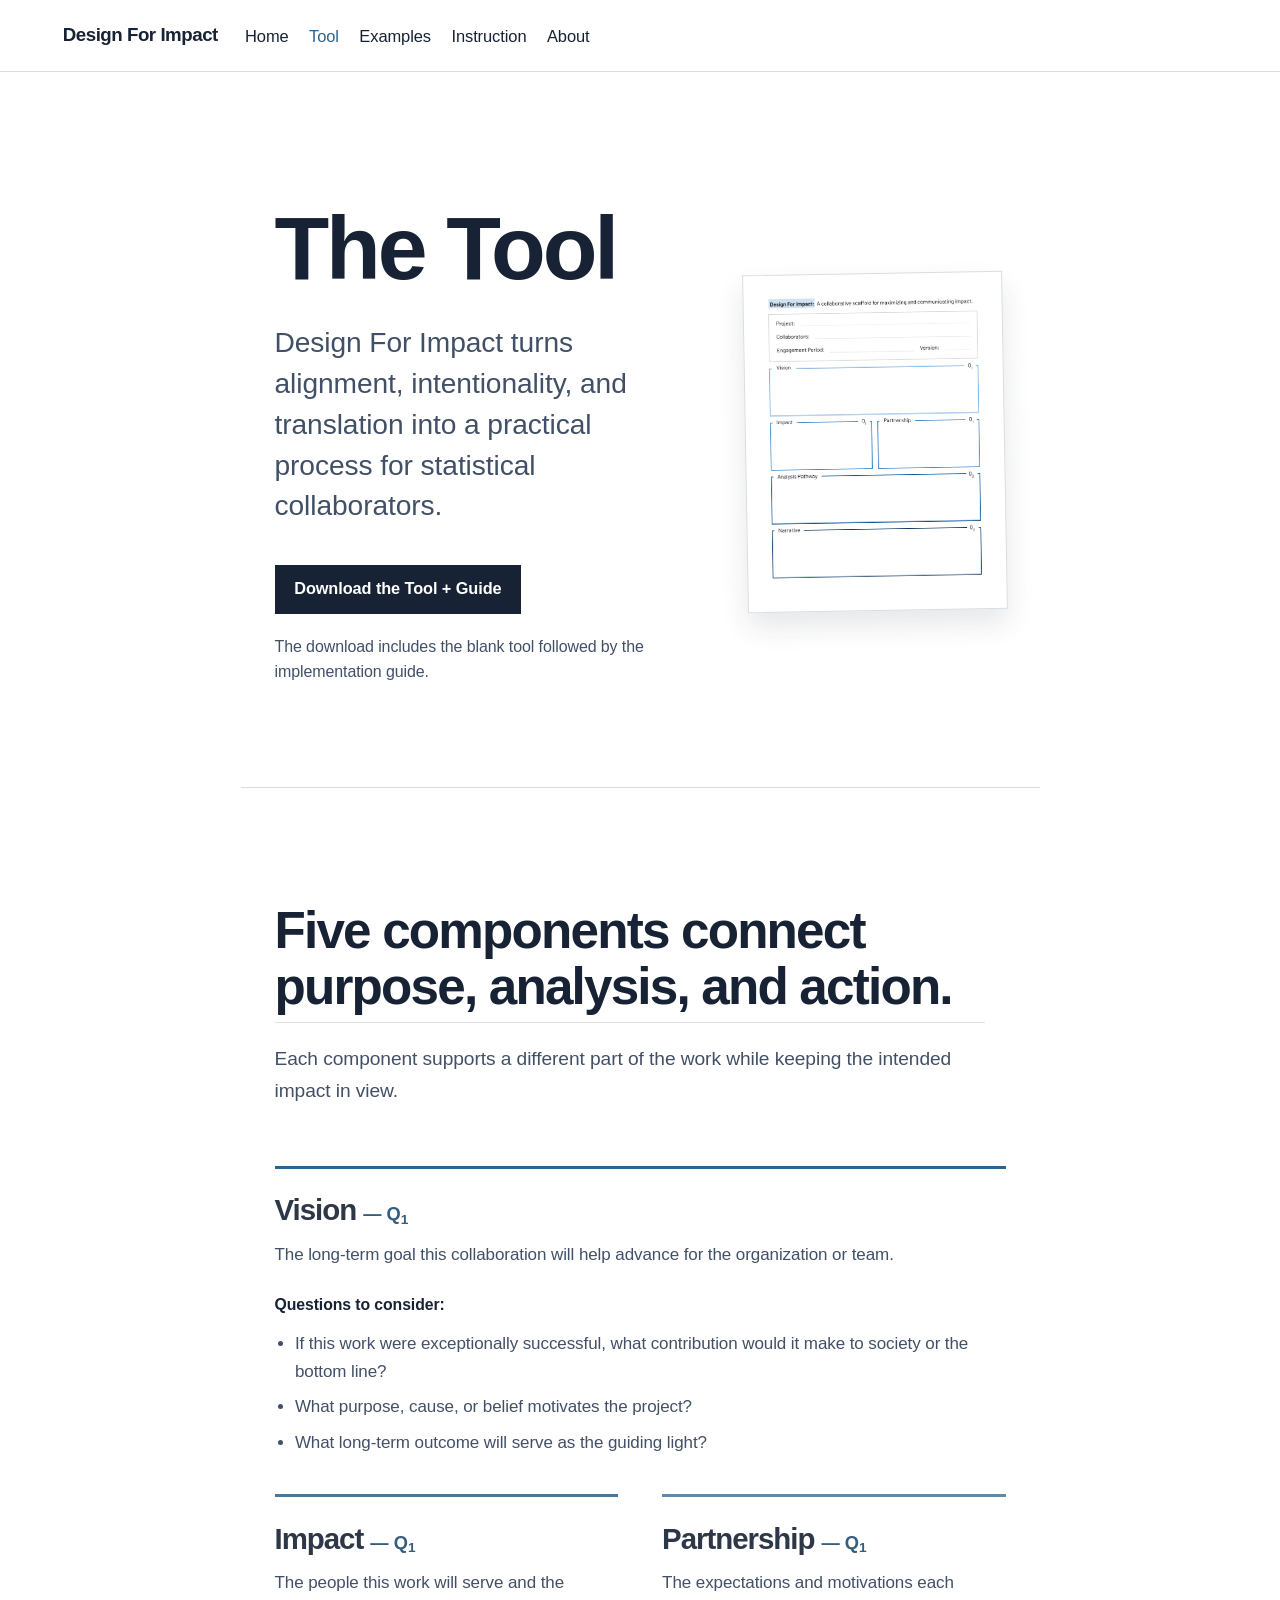
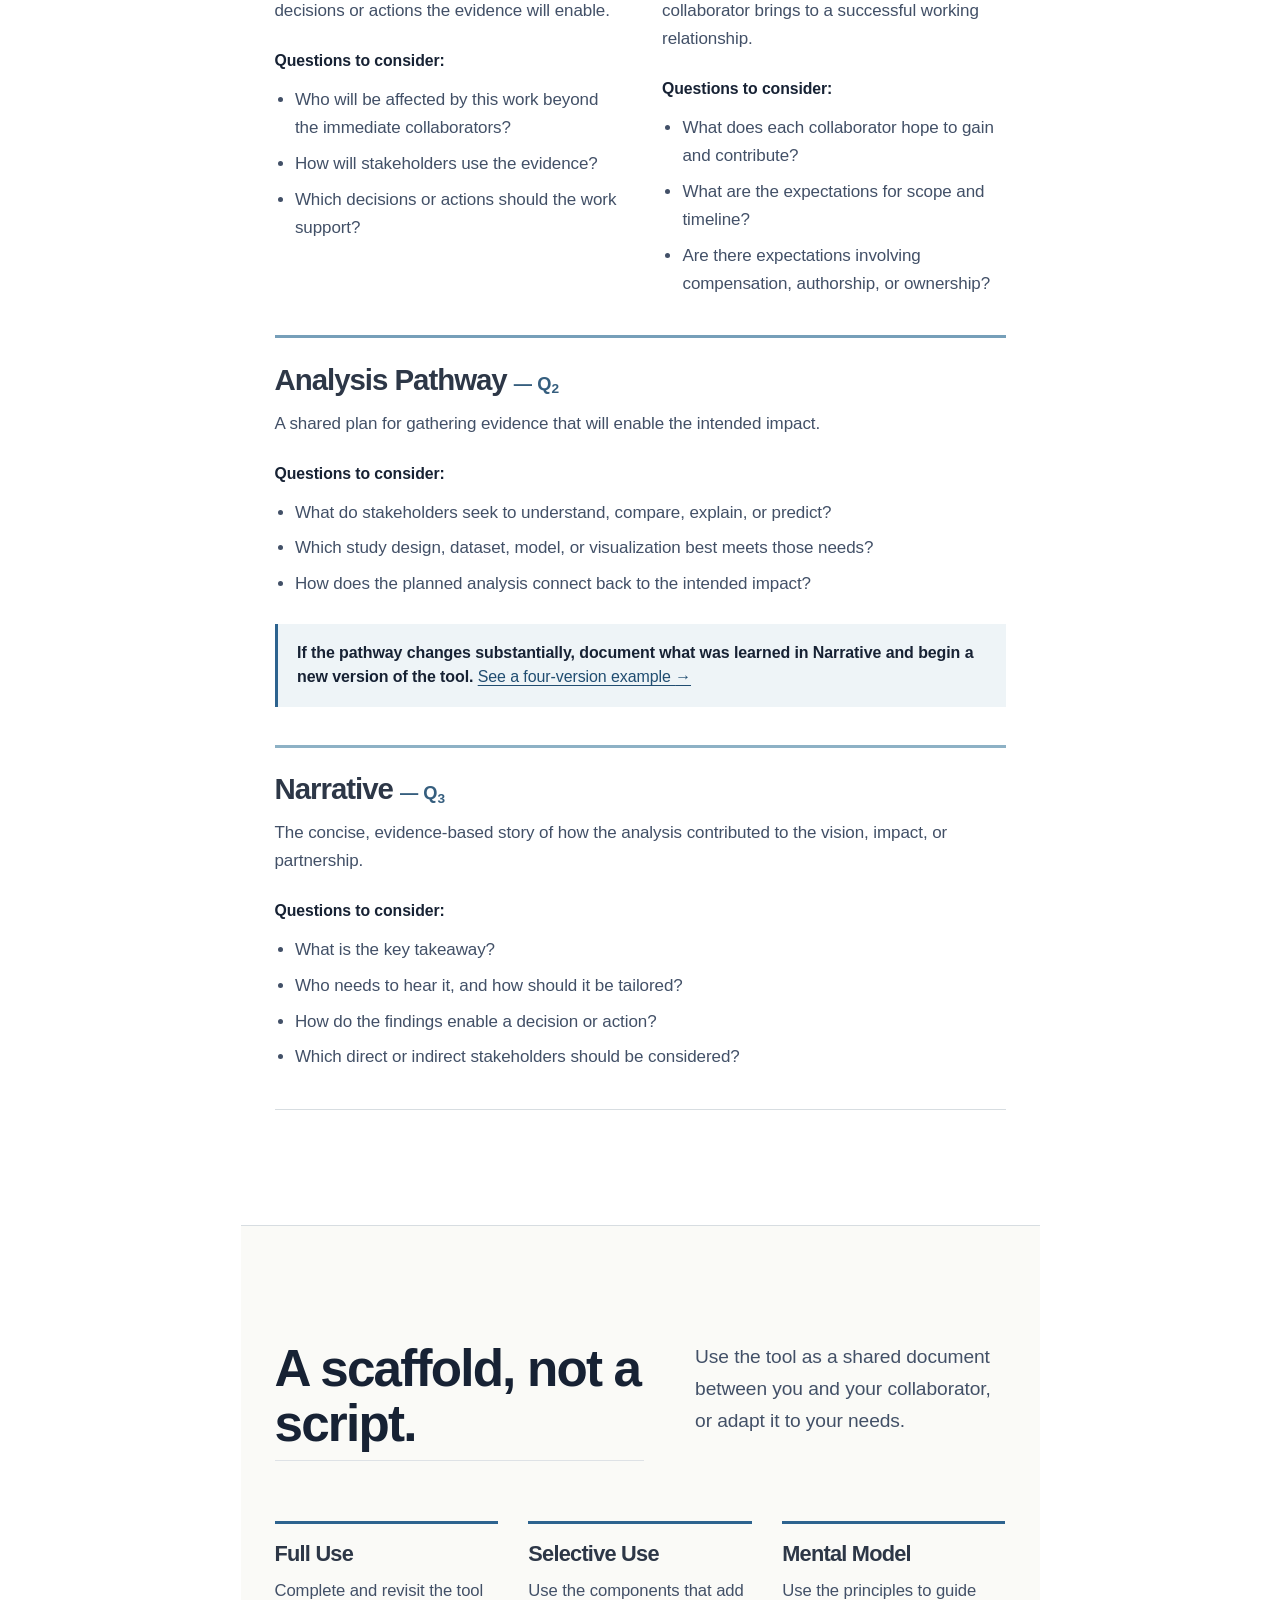
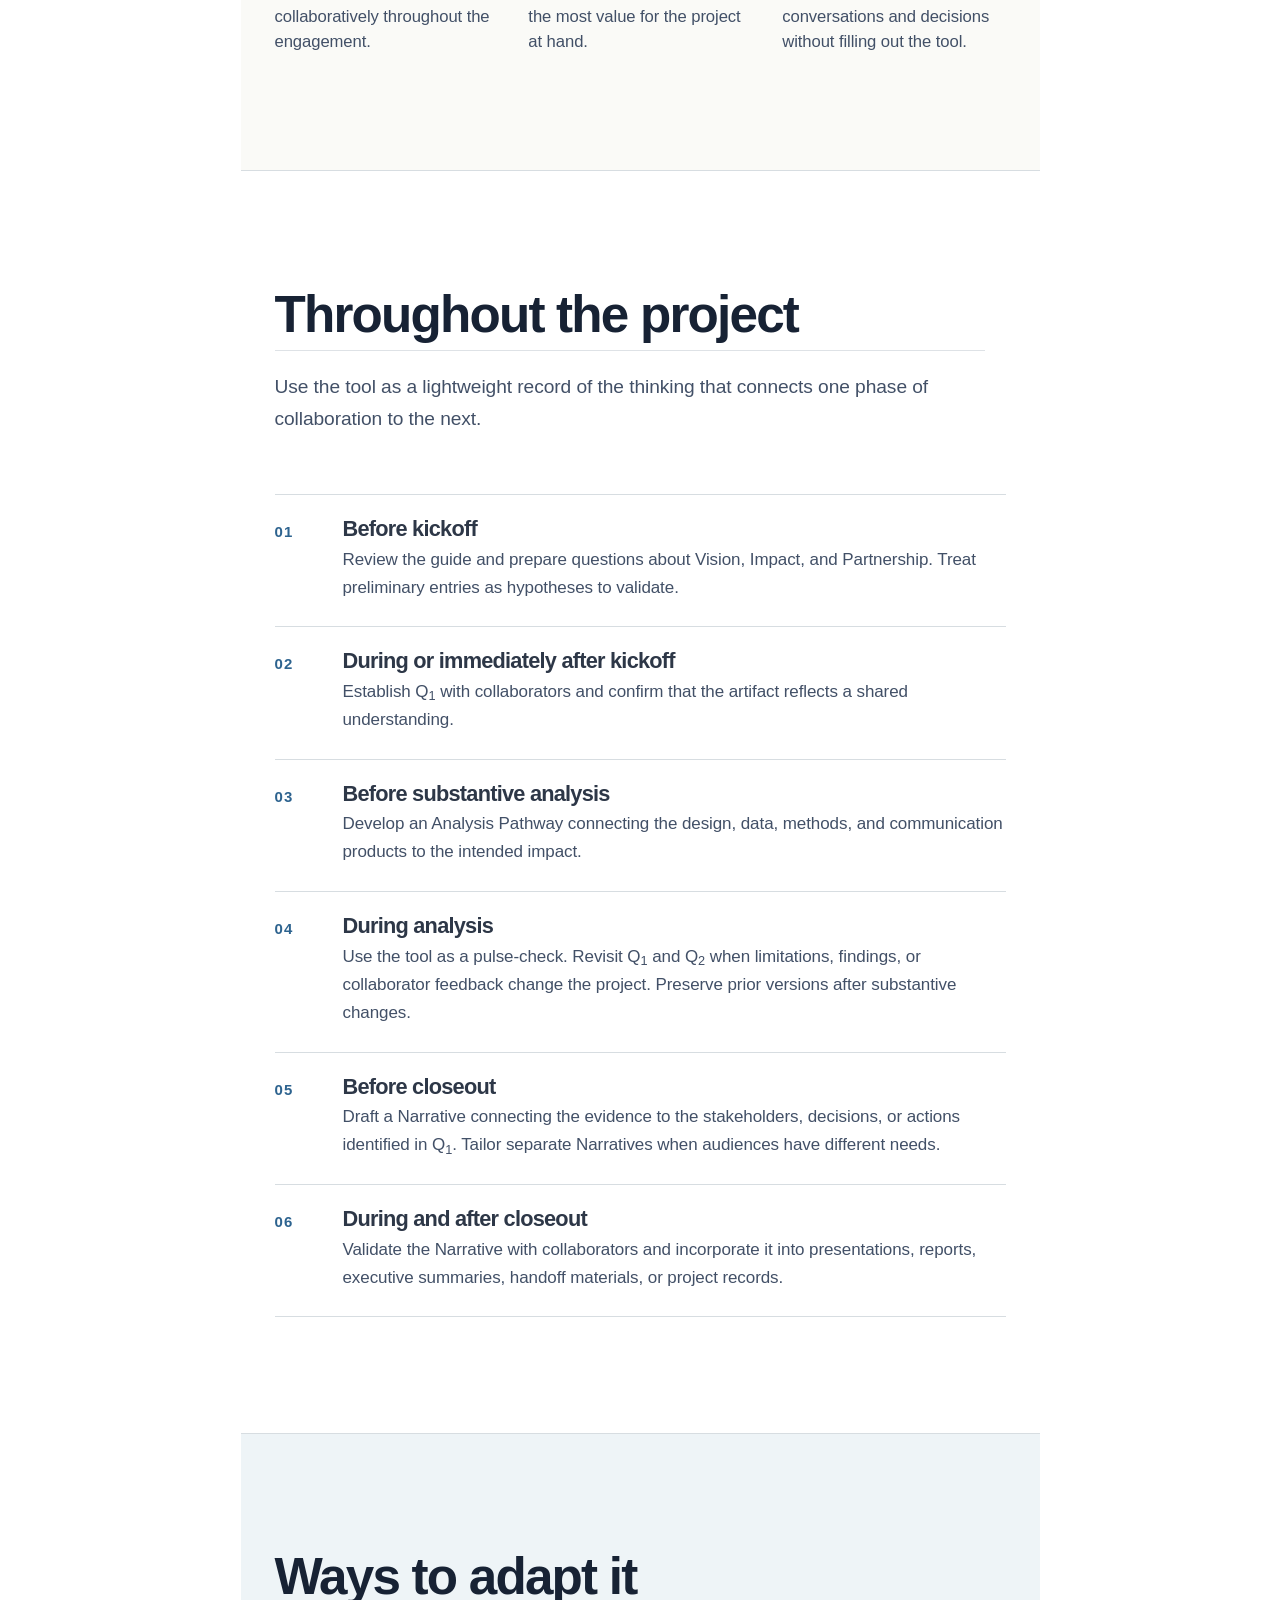
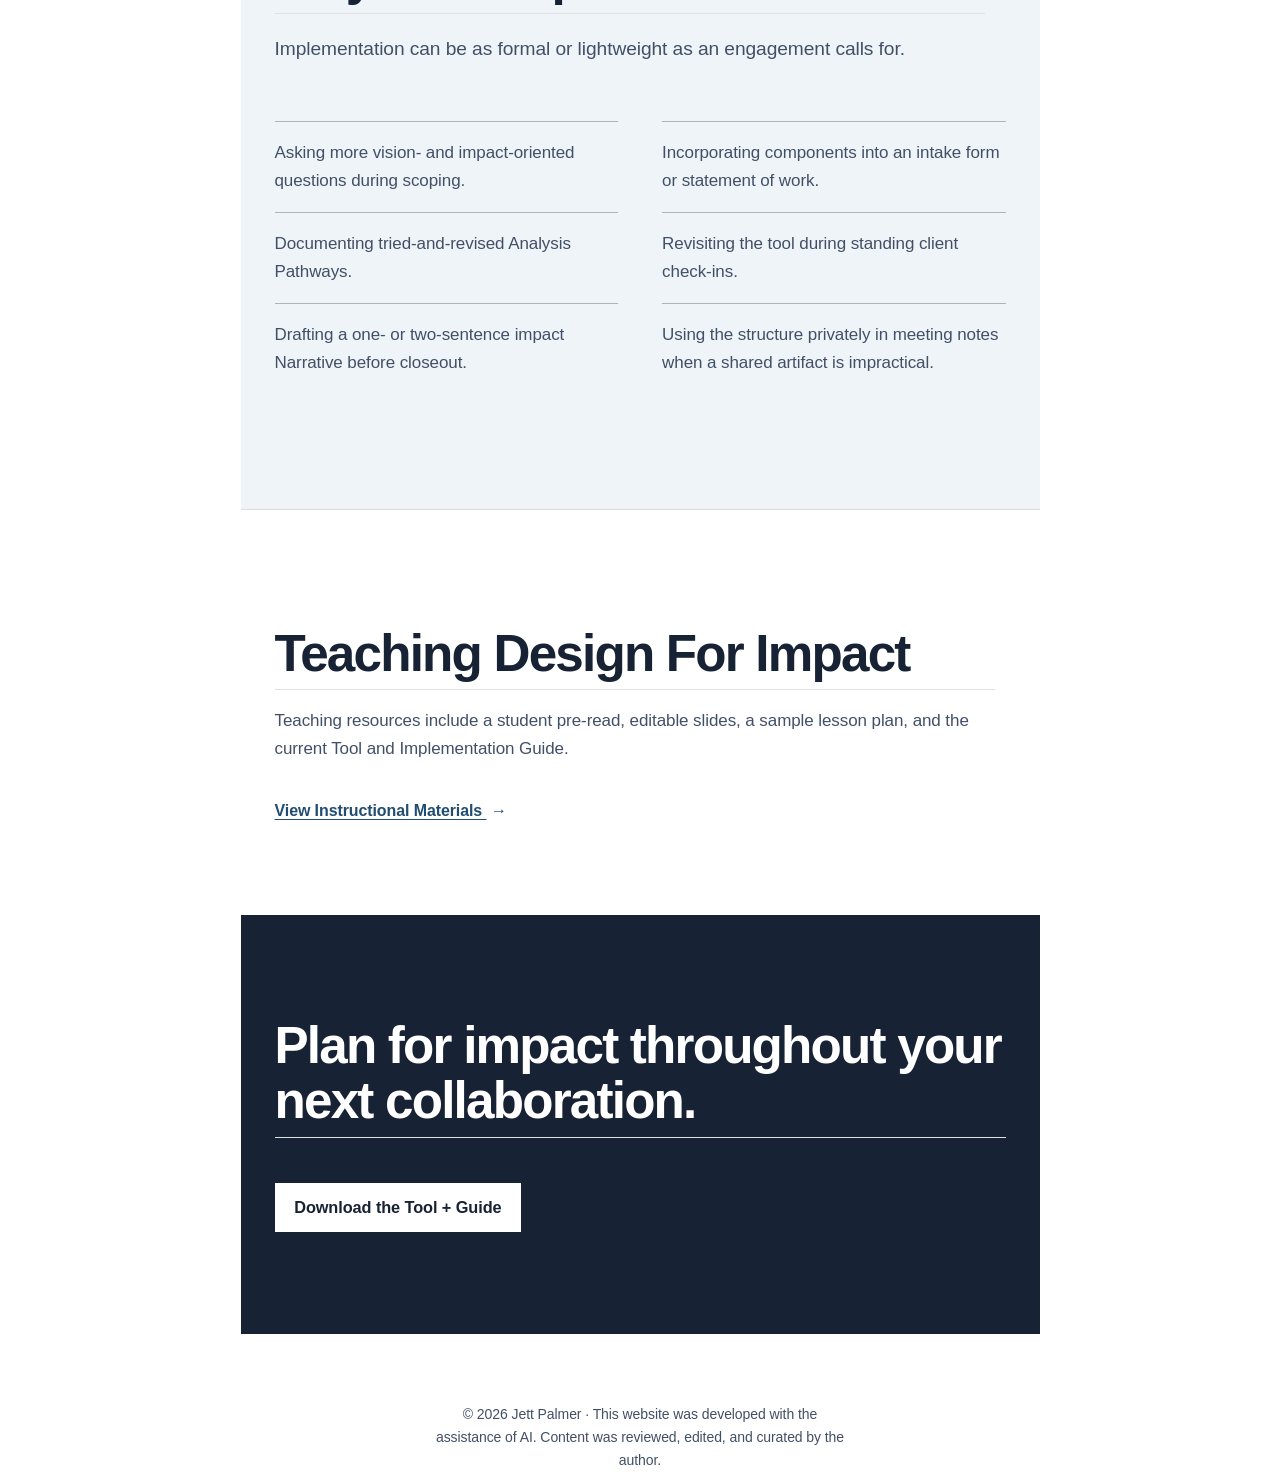
<file: docs/tool.html>
<!DOCTYPE html>
<html xmlns="http://www.w3.org/1999/xhtml" lang="en" xml:lang="en"><head>

<meta charset="utf-8">
<meta name="generator" content="quarto-1.9.37">

<meta name="viewport" content="width=device-width, initial-scale=1.0, user-scalable=yes">


<title>The Tool – Design For Impact</title>
<style>
/* Default styles provided by pandoc.
** See https://pandoc.org/MANUAL.html#variables-for-html for config info.
*/
code{white-space: pre-wrap;}
span.smallcaps{font-variant: small-caps;}
div.columns{display: flex; gap: min(4vw, 1.5em);}
div.column{flex: auto; overflow-x: auto;}
div.hanging-indent{margin-left: 1.5em; text-indent: -1.5em;}
ul.task-list{list-style: none;}
ul.task-list li input[type="checkbox"] {
  width: 0.8em;
  margin: 0 0.8em 0.2em -1em; /* quarto-specific, see https://github.com/quarto-dev/quarto-cli/issues/4556 */ 
  vertical-align: middle;
}
</style>


<script src="site_libs/quarto-nav/quarto-nav.js"></script>
<script src="site_libs/clipboard/clipboard.min.js"></script>
<script src="site_libs/quarto-html/quarto.js" type="module"></script>
<script src="site_libs/quarto-html/tabsets/tabsets.js" type="module"></script>
<script src="site_libs/quarto-html/popper.min.js"></script>
<script src="site_libs/quarto-html/tippy.umd.min.js"></script>
<link href="site_libs/quarto-html/tippy.css" rel="stylesheet">
<link href="site_libs/quarto-html/quarto-syntax-highlighting-7f8f88aac4f3542376d5c11b86a4c14d.css" rel="stylesheet" id="quarto-text-highlighting-styles">
<script src="site_libs/bootstrap/bootstrap.min.js"></script>
<link href="site_libs/bootstrap/bootstrap-icons.css" rel="stylesheet">
<link href="site_libs/bootstrap/bootstrap-45431c2918bd31147ddb3fa7038bb99f.min.css" rel="stylesheet" append-hash="true" id="quarto-bootstrap" data-mode="light">
<script id="quarto-search-options" type="application/json">{
  "language": {
    "search-no-results-text": "No results",
    "search-matching-documents-text": "matching documents",
    "search-copy-link-title": "Copy link to search",
    "search-hide-matches-text": "Hide additional matches",
    "search-more-match-text": "more match in this document",
    "search-more-matches-text": "more matches in this document",
    "search-clear-button-title": "Clear",
    "search-text-placeholder": "",
    "search-detached-cancel-button-title": "Cancel",
    "search-submit-button-title": "Submit",
    "search-label": "Search"
  }
}</script>


<link rel="stylesheet" href="styles.css">
</head>

<body class="nav-fixed fullcontent quarto-light">

<div id="quarto-search-results"></div>
  <header id="quarto-header" class="headroom fixed-top">
    <nav class="navbar navbar-expand-lg " data-bs-theme="dark">
      <div class="navbar-container container-fluid">
      <div class="navbar-brand-container mx-auto">
    <a class="navbar-brand" href="./index.html">
    <span class="navbar-title">Design For Impact</span>
    </a>
  </div>
          <button class="navbar-toggler" type="button" data-bs-toggle="collapse" data-bs-target="#navbarCollapse" aria-controls="navbarCollapse" role="menu" aria-expanded="false" aria-label="Toggle navigation" onclick="if (window.quartoToggleHeadroom) { window.quartoToggleHeadroom(); }">
  <span class="navbar-toggler-icon"></span>
</button>
          <div class="collapse navbar-collapse" id="navbarCollapse">
            <ul class="navbar-nav navbar-nav-scroll me-auto">
  <li class="nav-item">
    <a class="nav-link" href="./index.html"> 
<span class="menu-text">Home</span></a>
  </li>  
  <li class="nav-item">
    <a class="nav-link active" href="./tool.html" aria-current="page"> 
<span class="menu-text">Tool</span></a>
  </li>  
  <li class="nav-item">
    <a class="nav-link" href="./examples.html"> 
<span class="menu-text">Examples</span></a>
  </li>  
  <li class="nav-item">
    <a class="nav-link" href="./instruction.html">
<span class="menu-text">Instruction</span></a>
  </li>
  <li class="nav-item">
    <a class="nav-link" href="./about.html"> 
<span class="menu-text">About</span></a>
  </li>  
</ul>
          </div> <!-- /navcollapse -->
            <div class="quarto-navbar-tools">
</div>
      </div> <!-- /container-fluid -->
    </nav>
</header>
<!-- content -->
<div id="quarto-content" class="quarto-container page-columns page-rows-contents page-layout-article page-navbar">
<!-- sidebar -->
<!-- margin-sidebar -->
    
<!-- main -->
<main class="content" id="quarto-document-content">

<header id="title-block-header" class="quarto-title-block default">
<div class="quarto-title">
<h1 class="title">The Tool</h1>
</div>



<div class="quarto-title-meta">

    
  
    
  </div>
  


</header>


<section class="tool-page-hero" aria-labelledby="tool-page-heading">
<div class="page-shell tool-hero-grid">
<div class="tool-hero-copy">
<h1 id="tool-page-heading">
The Tool
</h1>
<p class="lede">
Design For Impact turns alignment, intentionality, and translation into a practical process for statistical collaborators.
</p>
<p><a class="button button-primary" href="files/design-for-impact-tool-and-guide.pdf" download="">Download the Tool + Guide</a></p>
<p class="tool-clarification">
The download includes the blank tool followed by the implementation guide.
</p>
</div>
<figure class="tool-artifact-preview figure">
<div class="tool-preview-frame">
<p><img src="images/tool-preview.png" alt="Preview of the blank Design For Impact worksheet, with fields for Vision, Impact, Partnership, Analysis Pathway, and Narrative." class="figure-img"></p>
</div>
</figure>
</div>
</section>
<section class="tool-components-section" id="five-components" aria-labelledby="components-heading">
<div class="page-shell">
<div class="section-intro">
<h2 id="components-heading">
Five components connect purpose, analysis, and action.
</h2>
<p>
Each component supports a different part of the work while keeping the intended impact in view.
</p>
</div>
<div class="component-layout">
<article class="component-panel component-vision">
<h3>
Vision <span class="component-stage">— Q<sub>1</sub></span>
</h3>
<p>
The long-term goal this collaboration will help advance for the organization or team.
</p>
<p class="component-questions">
Questions to consider:
</p>
<ul>
<li>
If this work were exceptionally successful, what contribution would it make to society or the bottom line?
</li>
<li>
What purpose, cause, or belief motivates the project?
</li>
<li>
What long-term outcome will serve as the guiding light?
</li>
</ul>
</article>
<article class="component-panel component-impact">
<h3>
Impact <span class="component-stage">— Q<sub>1</sub></span>
</h3>
<p>
The people this work will serve and the decisions or actions the evidence will enable.
</p>
<p class="component-questions">
Questions to consider:
</p>
<ul>
<li>
Who will be affected by this work beyond the immediate collaborators?
</li>
<li>
How will stakeholders use the evidence?
</li>
<li>
Which decisions or actions should the work support?
</li>
</ul>
</article>
<article class="component-panel component-partnership">
<h3>
Partnership <span class="component-stage">— Q<sub>1</sub></span>
</h3>
<p>
The expectations and motivations each collaborator brings to a successful working relationship.
</p>
<p class="component-questions">
Questions to consider:
</p>
<ul>
<li>
What does each collaborator hope to gain and contribute?
</li>
<li>
What are the expectations for scope and timeline?
</li>
<li>
Are there expectations involving compensation, authorship, or ownership?
</li>
</ul>
</article>
<article class="component-panel component-pathway">
<h3>
Analysis Pathway <span class="component-stage">— Q<sub>2</sub></span>
</h3>
<p>
A shared plan for gathering evidence that will enable the intended impact.
</p>
<p class="component-questions">
Questions to consider:
</p>
<ul>
<li>
What do stakeholders seek to understand, compare, explain, or predict?
</li>
<li>
Which study design, dataset, model, or visualization best meets those needs?
</li>
<li>
How does the planned analysis connect back to the intended impact?
</li>
</ul>
<p class="iteration-note">
<strong>If the pathway changes substantially, document what was learned in Narrative and begin a new version of the tool.</strong> <a href="./examples.html#summer-newsletter-layout">See a four-version example <span aria-hidden="true">→</span></a>
</p>
</article>
<article class="component-panel component-narrative">
<h3>
Narrative <span class="component-stage">— Q<sub>3</sub></span>
</h3>
<p>
The concise, evidence-based story of how the analysis contributed to the vision, impact, or partnership.
</p>
<p class="component-questions">
Questions to consider:
</p>
<ul>
<li>
What is the key takeaway?
</li>
<li>
Who needs to hear it, and how should it be tailored?
</li>
<li>
How do the findings enable a decision or action?
</li>
<li>
Which direct or indirect stakeholders should be considered?
</li>
</ul>
</article>
</div>
</div>
</section>
<section class="tool-section implementation-panel" id="flexible-implementation" aria-labelledby="implementation-heading">
<div class="page-shell">
<div class="section-intro tool-split-heading">
<h2 id="implementation-heading">
A scaffold, not a script.
</h2>
<p>
Use the tool as a shared document between you and your collaborator, or adapt it to your needs.
</p>
</div>
<div class="implementation-levels">
<article>
<h3>
Full Use
</h3>
<p>
Complete and revisit the tool collaboratively throughout the engagement.
</p>
</article>
<article>
<h3>
Selective Use
</h3>
<p>
Use the components that add the most value for the project at hand.
</p>
</article>
<article>
<h3>
Mental Model
</h3>
<p>
Use the principles to guide conversations and decisions without filling out the tool.
</p>
</article>
</div>
</div>
</section>
<section class="tool-section" id="throughout-project" aria-labelledby="project-heading">
<div class="page-shell">
<div class="section-intro">
<h2 id="project-heading">
Throughout the project
</h2>
<p>
Use the tool as a lightweight record of the thinking that connects one phase of collaboration to the next.
</p>
</div>
<ol class="project-sequence">
<li>
<div class="project-step-content">
<h3>
Before kickoff
</h3>
<p>
Review the guide and prepare questions about Vision, Impact, and Partnership. Treat preliminary entries as hypotheses to validate.
</p>
</div>
</li>
<li>
<div class="project-step-content">
<h3>
During or immediately after kickoff
</h3>
<p>
Establish Q<sub>1</sub> with collaborators and confirm that the artifact reflects a shared understanding.
</p>
</div>
</li>
<li>
<div class="project-step-content">
<h3>
Before substantive analysis
</h3>
<p>
Develop an Analysis Pathway connecting the design, data, methods, and communication products to the intended impact.
</p>
</div>
</li>
<li>
<div class="project-step-content">
<h3>
During analysis
</h3>
<p>
Use the tool as a pulse-check. Revisit Q<sub>1</sub> and Q<sub>2</sub> when limitations, findings, or collaborator feedback change the project. Preserve prior versions after substantive changes.
</p>
</div>
</li>
<li>
<div class="project-step-content">
<h3>
Before closeout
</h3>
<p>
Draft a Narrative connecting the evidence to the stakeholders, decisions, or actions identified in Q<sub>1</sub>. Tailor separate Narratives when audiences have different needs.
</p>
</div>
</li>
<li>
<div class="project-step-content">
<h3>
During and after closeout
</h3>
<p>
Validate the Narrative with collaborators and incorporate it into presentations, reports, executive summaries, handoff materials, or project records.
</p>
</div>
</li>
</ol>
</div>
</section>
<section class="tool-section adaptation-section" id="ways-to-adapt" aria-labelledby="adapt-heading">
<div class="page-shell">
<div class="section-intro">
<h2 id="adapt-heading">
Ways to adapt it
</h2>
<p>
Implementation can be as formal or lightweight as an engagement calls for.
</p>
</div>
<ul class="adaptation-list">
<li>
Asking more vision- and impact-oriented questions during scoping.
</li>
<li>
Incorporating components into an intake form or statement of work.
</li>
<li>
Documenting tried-and-revised Analysis Pathways.
</li>
<li>
Revisiting the tool during standing client check-ins.
</li>
<li>
Drafting a one- or two-sentence impact Narrative before closeout.
</li>
<li>
Using the structure privately in meeting notes when a shared artifact is impractical.
</li>
</ul>
</div>
</section>
<section class="tool-section instructor-section" id="instructor-resources" aria-labelledby="instructor-heading">
<div class="page-shell">
<div class="teaching-layout">
<div>
<h2 id="instructor-heading">
Teaching Design For Impact
</h2>
<p>
Teaching resources include a student pre-read, editable slides, a sample lesson plan, and the current Tool and Implementation Guide.
</p>
</div>
<p><a class="text-action" href="./instruction.html">View Instructional Materials <span aria-hidden="true">→</span></a></p>
</div>
</div>
</section>
<section class="tool-download-section" aria-labelledby="download-heading">
<div class="page-shell">
<h2 id="download-heading">
Plan for impact throughout your next collaboration.
</h2>
<p><a class="button button-primary" href="files/design-for-impact-tool-and-guide.pdf" download="">Download the Tool + Guide</a></p>
</div>
</section>



</main> <!-- /main -->
<script id="quarto-html-after-body" type="application/javascript">
  window.document.addEventListener("DOMContentLoaded", function (event) {
    const isCodeAnnotation = (el) => {
      for (const clz of el.classList) {
        if (clz.startsWith('code-annotation-')) {                     
          return true;
        }
      }
      return false;
    }
    const onCopySuccess = function(e) {
      // button target
      const button = e.trigger;
      // don't keep focus
      button.blur();
      // flash "checked"
      button.classList.add('code-copy-button-checked');
      var currentTitle = button.getAttribute("title");
      button.setAttribute("title", "Copied!");
      let tooltip;
      if (window.bootstrap) {
        button.setAttribute("data-bs-toggle", "tooltip");
        button.setAttribute("data-bs-placement", "left");
        button.setAttribute("data-bs-title", "Copied!");
        tooltip = new bootstrap.Tooltip(button, 
          { trigger: "manual", 
            customClass: "code-copy-button-tooltip",
            offset: [0, -8]});
        tooltip.show();    
      }
      setTimeout(function() {
        if (tooltip) {
          tooltip.hide();
          button.removeAttribute("data-bs-title");
          button.removeAttribute("data-bs-toggle");
          button.removeAttribute("data-bs-placement");
        }
        button.setAttribute("title", currentTitle);
        button.classList.remove('code-copy-button-checked');
      }, 1000);
      // clear code selection
      e.clearSelection();
    }
    const getTextToCopy = function(trigger) {
      const outerScaffold = trigger.parentElement.cloneNode(true);
      const codeEl = outerScaffold.querySelector('code');
      for (const childEl of codeEl.children) {
        if (isCodeAnnotation(childEl)) {
          childEl.remove();
        }
      }
      return codeEl.innerText;
    }
    const clipboard = new window.ClipboardJS('.code-copy-button:not([data-in-quarto-modal])', {
      text: getTextToCopy
    });
    clipboard.on('success', onCopySuccess);
    if (window.document.getElementById('quarto-embedded-source-code-modal')) {
      const clipboardModal = new window.ClipboardJS('.code-copy-button[data-in-quarto-modal]', {
        text: getTextToCopy,
        container: window.document.getElementById('quarto-embedded-source-code-modal')
      });
      clipboardModal.on('success', onCopySuccess);
    }
      var localhostRegex = new RegExp(/^(?:http|https):\/\/localhost\:?[0-9]*\//);
      var mailtoRegex = new RegExp(/^mailto:/);
        var filterRegex = new RegExp("https:\/\/jettpalmer\.github\.io\/design-for-impact\/");
      var isInternal = (href) => {
          return filterRegex.test(href) || localhostRegex.test(href) || mailtoRegex.test(href);
      }
      // Inspect non-navigation links and adorn them if external
     var links = window.document.querySelectorAll('a[href]:not(.nav-link):not(.navbar-brand):not(.toc-action):not(.sidebar-link):not(.sidebar-item-toggle):not(.pagination-link):not(.no-external):not([aria-hidden]):not(.dropdown-item):not(.quarto-navigation-tool):not(.about-link)');
      for (var i=0; i<links.length; i++) {
        const link = links[i];
        if (!isInternal(link.href)) {
          // undo the damage that might have been done by quarto-nav.js in the case of
          // links that we want to consider external
          if (link.dataset.originalHref !== undefined) {
            link.href = link.dataset.originalHref;
          }
        }
      }
    function tippyHover(el, contentFn, onTriggerFn, onUntriggerFn) {
      const config = {
        allowHTML: true,
        maxWidth: 500,
        delay: 100,
        arrow: false,
        appendTo: function(el) {
            return el.parentElement;
        },
        interactive: true,
        interactiveBorder: 10,
        theme: 'quarto',
        placement: 'bottom-start',
      };
      if (contentFn) {
        config.content = contentFn;
      }
      if (onTriggerFn) {
        config.onTrigger = onTriggerFn;
      }
      if (onUntriggerFn) {
        config.onUntrigger = onUntriggerFn;
      }
      window.tippy(el, config); 
    }
    const noterefs = window.document.querySelectorAll('a[role="doc-noteref"]');
    for (var i=0; i<noterefs.length; i++) {
      const ref = noterefs[i];
      tippyHover(ref, function() {
        // use id or data attribute instead here
        let href = ref.getAttribute('data-footnote-href') || ref.getAttribute('href');
        try { href = new URL(href).hash; } catch {}
        const id = href.replace(/^#\/?/, "");
        const note = window.document.getElementById(id);
        if (note) {
          return note.innerHTML;
        } else {
          return "";
        }
      });
    }
    const xrefs = window.document.querySelectorAll('a.quarto-xref');
    const processXRef = (id, note) => {
      // Strip column container classes
      const stripColumnClz = (el) => {
        el.classList.remove("page-full", "page-columns");
        if (el.children) {
          for (const child of el.children) {
            stripColumnClz(child);
          }
        }
      }
      stripColumnClz(note)
      if (id === null || id.startsWith('sec-')) {
        // Special case sections, only their first couple elements
        const container = document.createElement("div");
        if (note.children && note.children.length > 2) {
          container.appendChild(note.children[0].cloneNode(true));
          for (let i = 1; i < note.children.length; i++) {
            const child = note.children[i];
            if (child.tagName === "P" && child.innerText === "") {
              continue;
            } else {
              container.appendChild(child.cloneNode(true));
              break;
            }
          }
          if (window.Quarto?.typesetMath) {
            window.Quarto.typesetMath(container);
          }
          return container.innerHTML
        } else {
          if (window.Quarto?.typesetMath) {
            window.Quarto.typesetMath(note);
          }
          return note.innerHTML;
        }
      } else {
        // Remove any anchor links if they are present
        const anchorLink = note.querySelector('a.anchorjs-link');
        if (anchorLink) {
          anchorLink.remove();
        }
        if (window.Quarto?.typesetMath) {
          window.Quarto.typesetMath(note);
        }
        if (note.classList.contains("callout")) {
          return note.outerHTML;
        } else {
          return note.innerHTML;
        }
      }
    }
    for (var i=0; i<xrefs.length; i++) {
      const xref = xrefs[i];
      tippyHover(xref, undefined, function(instance) {
        instance.disable();
        let url = xref.getAttribute('href');
        let hash = undefined; 
        if (url.startsWith('#')) {
          hash = url;
        } else {
          try { hash = new URL(url).hash; } catch {}
        }
        if (hash) {
          const id = hash.replace(/^#\/?/, "");
          const note = window.document.getElementById(id);
          if (note !== null) {
            try {
              const html = processXRef(id, note.cloneNode(true));
              instance.setContent(html);
            } finally {
              instance.enable();
              instance.show();
            }
          } else {
            // See if we can fetch this
            fetch(url.split('#')[0])
            .then(res => res.text())
            .then(html => {
              const parser = new DOMParser();
              const htmlDoc = parser.parseFromString(html, "text/html");
              const note = htmlDoc.getElementById(id);
              if (note !== null) {
                const html = processXRef(id, note);
                instance.setContent(html);
              } 
            }).finally(() => {
              instance.enable();
              instance.show();
            });
          }
        } else {
          // See if we can fetch a full url (with no hash to target)
          // This is a special case and we should probably do some content thinning / targeting
          fetch(url)
          .then(res => res.text())
          .then(html => {
            const parser = new DOMParser();
            const htmlDoc = parser.parseFromString(html, "text/html");
            const note = htmlDoc.querySelector('main.content');
            if (note !== null) {
              // This should only happen for chapter cross references
              // (since there is no id in the URL)
              // remove the first header
              if (note.children.length > 0 && note.children[0].tagName === "HEADER") {
                note.children[0].remove();
              }
              const html = processXRef(null, note);
              instance.setContent(html);
            } 
          }).finally(() => {
            instance.enable();
            instance.show();
          });
        }
      }, function(instance) {
      });
    }
        let selectedAnnoteEl;
        const selectorForAnnotation = ( cell, annotation) => {
          let cellAttr = 'data-code-cell="' + cell + '"';
          let lineAttr = 'data-code-annotation="' +  annotation + '"';
          const selector = 'span[' + cellAttr + '][' + lineAttr + ']';
          return selector;
        }
        const selectCodeLines = (annoteEl) => {
          const doc = window.document;
          const targetCell = annoteEl.getAttribute("data-target-cell");
          const targetAnnotation = annoteEl.getAttribute("data-target-annotation");
          const annoteSpan = window.document.querySelector(selectorForAnnotation(targetCell, targetAnnotation));
          const lines = annoteSpan.getAttribute("data-code-lines").split(",");
          const lineIds = lines.map((line) => {
            return targetCell + "-" + line;
          })
          let top = null;
          let height = null;
          let parent = null;
          if (lineIds.length > 0) {
              //compute the position of the single el (top and bottom and make a div)
              const el = window.document.getElementById(lineIds[0]);
              top = el.offsetTop;
              height = el.offsetHeight;
              parent = el.parentElement.parentElement;
            if (lineIds.length > 1) {
              const lastEl = window.document.getElementById(lineIds[lineIds.length - 1]);
              const bottom = lastEl.offsetTop + lastEl.offsetHeight;
              height = bottom - top;
            }
            if (top !== null && height !== null && parent !== null) {
              // cook up a div (if necessary) and position it 
              let div = window.document.getElementById("code-annotation-line-highlight");
              if (div === null) {
                div = window.document.createElement("div");
                div.setAttribute("id", "code-annotation-line-highlight");
                div.style.position = 'absolute';
                parent.appendChild(div);
              }
              div.style.top = top - 2 + "px";
              div.style.height = height + 4 + "px";
              div.style.left = 0;
              let gutterDiv = window.document.getElementById("code-annotation-line-highlight-gutter");
              if (gutterDiv === null) {
                gutterDiv = window.document.createElement("div");
                gutterDiv.setAttribute("id", "code-annotation-line-highlight-gutter");
                gutterDiv.style.position = 'absolute';
                const codeCell = window.document.getElementById(targetCell);
                const gutter = codeCell.querySelector('.code-annotation-gutter');
                gutter.appendChild(gutterDiv);
              }
              gutterDiv.style.top = top - 2 + "px";
              gutterDiv.style.height = height + 4 + "px";
            }
            selectedAnnoteEl = annoteEl;
          }
        };
        const unselectCodeLines = () => {
          const elementsIds = ["code-annotation-line-highlight", "code-annotation-line-highlight-gutter"];
          elementsIds.forEach((elId) => {
            const div = window.document.getElementById(elId);
            if (div) {
              div.remove();
            }
          });
          selectedAnnoteEl = undefined;
        };
          // Handle positioning of the toggle
      window.addEventListener(
        "resize",
        throttle(() => {
          elRect = undefined;
          if (selectedAnnoteEl) {
            selectCodeLines(selectedAnnoteEl);
          }
        }, 10)
      );
      function throttle(fn, ms) {
      let throttle = false;
      let timer;
        return (...args) => {
          if(!throttle) { // first call gets through
              fn.apply(this, args);
              throttle = true;
          } else { // all the others get throttled
              if(timer) clearTimeout(timer); // cancel #2
              timer = setTimeout(() => {
                fn.apply(this, args);
                timer = throttle = false;
              }, ms);
          }
        };
      }
        // Attach click handler to the DT
        const annoteDls = window.document.querySelectorAll('dt[data-target-cell]');
        for (const annoteDlNode of annoteDls) {
          annoteDlNode.addEventListener('click', (event) => {
            const clickedEl = event.target;
            if (clickedEl !== selectedAnnoteEl) {
              unselectCodeLines();
              const activeEl = window.document.querySelector('dt[data-target-cell].code-annotation-active');
              if (activeEl) {
                activeEl.classList.remove('code-annotation-active');
              }
              selectCodeLines(clickedEl);
              clickedEl.classList.add('code-annotation-active');
            } else {
              // Unselect the line
              unselectCodeLines();
              clickedEl.classList.remove('code-annotation-active');
            }
          });
        }
    const findCites = (el) => {
      const parentEl = el.parentElement;
      if (parentEl) {
        const cites = parentEl.dataset.cites;
        if (cites) {
          return {
            el,
            cites: cites.split(' ')
          };
        } else {
          return findCites(el.parentElement)
        }
      } else {
        return undefined;
      }
    };
    var bibliorefs = window.document.querySelectorAll('a[role="doc-biblioref"]');
    for (var i=0; i<bibliorefs.length; i++) {
      const ref = bibliorefs[i];
      const citeInfo = findCites(ref);
      if (citeInfo) {
        tippyHover(citeInfo.el, function() {
          var popup = window.document.createElement('div');
          citeInfo.cites.forEach(function(cite) {
            var citeDiv = window.document.createElement('div');
            citeDiv.classList.add('hanging-indent');
            citeDiv.classList.add('csl-entry');
            var biblioDiv = window.document.getElementById('ref-' + cite);
            if (biblioDiv) {
              citeDiv.innerHTML = biblioDiv.innerHTML;
            }
            popup.appendChild(citeDiv);
          });
          return popup.innerHTML;
        });
      }
    }
  });
  </script>
</div> <!-- /content -->
<footer class="footer">
  <div class="nav-footer">
    <div class="nav-footer-left">
      &nbsp;
    </div>   
    <div class="nav-footer-center">
<p>© 2026 Jett Palmer · This website was developed with the assistance of AI. Content was reviewed, edited, and curated by the author.</p>
</div>
    <div class="nav-footer-right">
      &nbsp;
    </div>
  </div>
</footer>




</body></html>
</file>
<file: docs/site_libs/quarto-html/tippy.css>
.tippy-box[data-animation=fade][data-state=hidden]{opacity:0}[data-tippy-root]{max-width:calc(100vw - 10px)}.tippy-box{position:relative;background-color:#333;color:#fff;border-radius:4px;font-size:14px;line-height:1.4;white-space:normal;outline:0;transition-property:transform,visibility,opacity}.tippy-box[data-placement^=top]>.tippy-arrow{bottom:0}.tippy-box[data-placement^=top]>.tippy-arrow:before{bottom:-7px;left:0;border-width:8px 8px 0;border-top-color:initial;transform-origin:center top}.tippy-box[data-placement^=bottom]>.tippy-arrow{top:0}.tippy-box[data-placement^=bottom]>.tippy-arrow:before{top:-7px;left:0;border-width:0 8px 8px;border-bottom-color:initial;transform-origin:center bottom}.tippy-box[data-placement^=left]>.tippy-arrow{right:0}.tippy-box[data-placement^=left]>.tippy-arrow:before{border-width:8px 0 8px 8px;border-left-color:initial;right:-7px;transform-origin:center left}.tippy-box[data-placement^=right]>.tippy-arrow{left:0}.tippy-box[data-placement^=right]>.tippy-arrow:before{left:-7px;border-width:8px 8px 8px 0;border-right-color:initial;transform-origin:center right}.tippy-box[data-inertia][data-state=visible]{transition-timing-function:cubic-bezier(.54,1.5,.38,1.11)}.tippy-arrow{width:16px;height:16px;color:#333}.tippy-arrow:before{content:"";position:absolute;border-color:transparent;border-style:solid}.tippy-content{position:relative;padding:5px 9px;z-index:1}
</file>
<file: docs/site_libs/quarto-html/quarto-syntax-highlighting-7f8f88aac4f3542376d5c11b86a4c14d.css>
/* quarto syntax highlight colors */
:root {
  --quarto-hl-ot-color: #003B4F;
  --quarto-hl-at-color: #657422;
  --quarto-hl-ss-color: #20794D;
  --quarto-hl-an-color: #5E5E5E;
  --quarto-hl-fu-color: #4758AB;
  --quarto-hl-st-color: #20794D;
  --quarto-hl-cf-color: #003B4F;
  --quarto-hl-op-color: #5E5E5E;
  --quarto-hl-er-color: #AD0000;
  --quarto-hl-bn-color: #AD0000;
  --quarto-hl-al-color: #AD0000;
  --quarto-hl-va-color: #111111;
  --quarto-hl-bu-color: inherit;
  --quarto-hl-ex-color: inherit;
  --quarto-hl-pp-color: #AD0000;
  --quarto-hl-in-color: #5E5E5E;
  --quarto-hl-vs-color: #20794D;
  --quarto-hl-wa-color: #5E5E5E;
  --quarto-hl-do-color: #5E5E5E;
  --quarto-hl-im-color: #00769E;
  --quarto-hl-ch-color: #20794D;
  --quarto-hl-dt-color: #AD0000;
  --quarto-hl-fl-color: #AD0000;
  --quarto-hl-co-color: #5E5E5E;
  --quarto-hl-cv-color: #5E5E5E;
  --quarto-hl-cn-color: #8f5902;
  --quarto-hl-sc-color: #5E5E5E;
  --quarto-hl-dv-color: #AD0000;
  --quarto-hl-kw-color: #003B4F;
}

/* other quarto variables */
:root {
  --quarto-font-monospace: SFMono-Regular, Menlo, Monaco, Consolas, "Liberation Mono", "Courier New", monospace;
}

/* syntax highlight based on Pandoc's rules */
pre > code.sourceCode > span {
  color: #003B4F;
}

code.sourceCode > span {
  color: #003B4F;
}

div.sourceCode,
div.sourceCode pre.sourceCode {
  color: #003B4F;
}

/* Normal */
code span {
  color: #003B4F;
}

/* Alert */
code span.al {
  color: #AD0000;
  font-style: inherit;
}

/* Annotation */
code span.an {
  color: #5E5E5E;
  font-style: inherit;
}

/* Attribute */
code span.at {
  color: #657422;
  font-style: inherit;
}

/* BaseN */
code span.bn {
  color: #AD0000;
  font-style: inherit;
}

/* BuiltIn */
code span.bu {
  font-style: inherit;
}

/* ControlFlow */
code span.cf {
  color: #003B4F;
  font-weight: bold;
  font-style: inherit;
}

/* Char */
code span.ch {
  color: #20794D;
  font-style: inherit;
}

/* Constant */
code span.cn {
  color: #8f5902;
  font-style: inherit;
}

/* Comment */
code span.co {
  color: #5E5E5E;
  font-style: inherit;
}

/* CommentVar */
code span.cv {
  color: #5E5E5E;
  font-style: italic;
}

/* Documentation */
code span.do {
  color: #5E5E5E;
  font-style: italic;
}

/* DataType */
code span.dt {
  color: #AD0000;
  font-style: inherit;
}

/* DecVal */
code span.dv {
  color: #AD0000;
  font-style: inherit;
}

/* Error */
code span.er {
  color: #AD0000;
  font-style: inherit;
}

/* Extension */
code span.ex {
  font-style: inherit;
}

/* Float */
code span.fl {
  color: #AD0000;
  font-style: inherit;
}

/* Function */
code span.fu {
  color: #4758AB;
  font-style: inherit;
}

/* Import */
code span.im {
  color: #00769E;
  font-style: inherit;
}

/* Information */
code span.in {
  color: #5E5E5E;
  font-style: inherit;
}

/* Keyword */
code span.kw {
  color: #003B4F;
  font-weight: bold;
  font-style: inherit;
}

/* Operator */
code span.op {
  color: #5E5E5E;
  font-style: inherit;
}

/* Other */
code span.ot {
  color: #003B4F;
  font-style: inherit;
}

/* Preprocessor */
code span.pp {
  color: #AD0000;
  font-style: inherit;
}

/* SpecialChar */
code span.sc {
  color: #5E5E5E;
  font-style: inherit;
}

/* SpecialString */
code span.ss {
  color: #20794D;
  font-style: inherit;
}

/* String */
code span.st {
  color: #20794D;
  font-style: inherit;
}

/* Variable */
code span.va {
  color: #111111;
  font-style: inherit;
}

/* VerbatimString */
code span.vs {
  color: #20794D;
  font-style: inherit;
}

/* Warning */
code span.wa {
  color: #5E5E5E;
  font-style: italic;
}

.prevent-inlining {
  content: "</";
}

/*# sourceMappingURL=789ad8cd35626ba772517505b42a116e.css.map */
</file>
<file: docs/styles.css>
:root {
  --ink: #172234;
  --ink-soft: #425067;
  --blue: #2d638f;
  --blue-dark: #204d71;
  --blue-pale: #eef4f7;
  --warm: #fafaf7;
  --rule: #d7dde1;
  --rule-dark: #aab6be;
  --paper: #ffffff;
}

html { scroll-behavior: smooth; }

body {
  background: var(--paper);
  color: var(--ink);
  font-family: -apple-system, BlinkMacSystemFont, "Segoe UI", sans-serif;
  font-size: 17px;
  line-height: 1.65;
  letter-spacing: -0.005em;
}

#quarto-content { overflow: hidden; }

.navbar {
  background: rgba(255, 255, 255, 0.97) !important;
  border-bottom: 1px solid var(--rule);
  box-shadow: none;
  min-height: 4.25rem;
}

.navbar-container { max-width: 1180px; }

.navbar-brand,
.navbar-title,
.navbar-nav .nav-link {
  color: var(--ink) !important;
  font-size: 0.97rem;
}

.navbar-title {
  font-size: 1.1rem;
  font-weight: 650;
  letter-spacing: -0.025em;
}

.navbar-nav .nav-link { padding-left: 0.85rem; padding-right: 0.85rem; }

.navbar-nav .nav-link:hover,
.navbar-nav .nav-link:focus,
.navbar-nav .nav-link.active { color: var(--blue) !important; }

.navbar-toggler {
  align-items: center;
  border: 1px solid var(--ink) !important;
  border-radius: 0 !important;
  display: inline-flex;
  justify-content: center;
  min-height: 44px;
  min-width: 44px;
  padding: 0.55rem !important;
}

.navbar-toggler:hover { background: var(--blue-pale); }

.navbar-toggler-icon {
  background-image:
    linear-gradient(var(--ink), var(--ink)),
    linear-gradient(var(--ink), var(--ink)),
    linear-gradient(var(--ink), var(--ink)) !important;
  background-position: center 1px, center 50%, center calc(100% - 1px);
  background-repeat: no-repeat;
  background-size: 100% 2px, 100% 2px, 100% 2px;
  height: 1.1rem;
  width: 1.35rem;
}

main.content#quarto-document-content {
  margin: 0;
  max-width: none;
  padding: 0;
}

#title-block-header { display: none; }

.page-shell {
  margin: 0 auto;
  max-width: 1180px;
  padding-left: 2rem;
  padding-right: 2rem;
}

h1, h2, h3, p { margin-top: 0; }

h1, h2, h3 {
  color: var(--ink);
  font-weight: 650;
  letter-spacing: -0.035em;
  line-height: 1.08;
}

h1 { font-size: clamp(3.25rem, 7vw, 6rem); margin-bottom: 1.55rem; }
h2 { font-size: clamp(2rem, 4vw, 3.3rem); margin-bottom: 1.15rem; }
h3 { font-size: 1.3rem; margin-bottom: 0.7rem; }
p { color: var(--ink-soft); margin-bottom: 0; }
a { color: var(--blue-dark); text-decoration-color: currentColor; text-underline-offset: 0.18em; }
a:hover { color: var(--ink); }

a:focus-visible,
button:focus-visible {
  outline: 3px solid #e29646;
  outline-offset: 4px;
}

.hero { padding: clamp(5.5rem, 10vw, 9rem) 0 clamp(5rem, 9vw, 8rem); }

.hero-grid {
  align-items: center;
  display: grid;
  gap: clamp(3rem, 7vw, 7rem);
  grid-template-columns: minmax(0, 1.05fr) minmax(260px, 0.7fr);
}

.hero-intro { font-size: clamp(1.3rem, 2.2vw, 1.7rem); line-height: 1.45; max-width: 40rem; }
.hero-actions { margin-top: 2.2rem; }
.hero-actions > p { display: flex; flex-wrap: wrap; gap: 1rem; margin: 0; width: 100%; }

.button {
  align-items: center;
  border: 1px solid var(--ink);
  border-radius: 0;
  display: inline-flex;
  font-size: 0.96rem;
  font-weight: 700;
  justify-content: center;
  line-height: 1.2;
  padding: 0.82rem 1.1rem;
  text-decoration: none;
  transition: background-color 150ms ease, border-color 150ms ease, color 150ms ease;
}

.button-primary { background: var(--ink); color: #fff; }
.button-primary:not(:disabled):hover { background: var(--blue-dark); border-color: var(--blue-dark); color: #fff; }
.button-primary:disabled { cursor: not-allowed; opacity: 0.55; }
.button-secondary { background: transparent; color: var(--ink); }
.button-secondary:hover { background: var(--blue-pale); color: var(--ink); }

.tool-preview { margin: 0; max-width: 410px; }
.tool-preview-frame { background: #fff; border: 1px solid var(--rule); box-shadow: 0 14px 28px rgba(23, 34, 52, 0.11); padding: 0.65rem; transform: rotate(1.1deg); }
.tool-preview img { display: block; height: auto; width: 100%; }
.tool-preview figcaption { color: var(--ink-soft); font-size: 0.83rem; line-height: 1.4; margin-top: 1.15rem; }

.impact-statement { background: var(--blue-pale); border-bottom: 1px solid var(--rule); border-top: 1px solid var(--rule); padding: clamp(4rem, 7vw, 6.5rem) 0; }
.impact-statement h2 { font-size: clamp(2.1rem, 4.5vw, 4rem); line-height: 1.14; margin: 0; max-width: 1010px; }

.section { padding: clamp(5rem, 9vw, 8rem) 0; }
.section-intro { max-width: 710px; }
.section-intro > p { font-size: 1.13rem; }

.workflow-flow {
  align-items: stretch;
  border-bottom: 1px solid var(--rule);
  border-top: 1px solid var(--rule);
  display: grid;
  grid-template-columns: 1fr auto 1fr auto 1fr;
  list-style: none;
  margin: 3.5rem 0 0;
  padding: 1.8rem 0;
}

.workflow-flow li:not(.flow-arrow) { padding: 0.1rem 1.35rem; }
.workflow-flow li:first-child { padding-left: 0; }
.workflow-code { color: var(--blue); font-size: 2.2rem; font-weight: 700; letter-spacing: -0.05em; line-height: 1; }
.workflow-code sub { font-size: 0.58em; }
.workflow-type { color: var(--ink-soft); font-size: 0.92rem; margin-top: 1.05rem; }
.workflow-flow h3 { font-size: 1.35rem; margin: 0.1rem 0 0; }
.flow-arrow { align-self: center; color: var(--rule-dark); font-size: 1.8rem; padding: 0 0.25rem; }

.workflow-notes { display: grid; gap: 1.8rem; grid-template-columns: repeat(3, 1fr); margin-top: 2.4rem; }
.workflow-notes article { border-top: 3px solid var(--blue); padding-top: 1.1rem; }
.workflow-notes p { font-size: 0.98rem; line-height: 1.55; }
.section-close { align-items: end; border-top: 1px solid var(--rule); display: flex; justify-content: space-between; margin-top: 3.7rem; padding-top: 1.55rem; }
.section-close p { color: var(--ink); font-weight: 650; max-width: 35rem; }

.text-action { display: inline-block; font-size: 0.94rem; font-weight: 720; text-decoration-thickness: 1px; white-space: nowrap; }
.text-action span { display: inline-block; margin-left: 0.26rem; transition: transform 150ms ease; }
.text-action:hover span { transform: translateX(0.24rem); }

.implementation-section { background: var(--warm); border-bottom: 1px solid var(--rule); border-top: 1px solid var(--rule); }
.split-heading { align-items: start; display: grid; gap: 3rem; grid-template-columns: minmax(250px, 1fr) minmax(280px, 0.84fr); max-width: none; }
.split-heading h2 { margin: 0; }

.lifecycle { display: grid; gap: 1.5rem; grid-template-columns: repeat(4, 1fr); list-style: none; margin: 3.5rem 0 2rem; padding: 0; }
.lifecycle li { border-top: 1px solid var(--rule-dark); padding-top: 1rem; }
.lifecycle h3 { font-size: 1.16rem; }
.lifecycle p { font-size: 0.95rem; line-height: 1.55; }

.example-previews { display: grid; gap: 3rem; grid-template-columns: repeat(2, 1fr); margin-top: 3.4rem; }
.example-previews article { border-bottom: 1px solid var(--rule); border-top: 1px solid var(--rule-dark); padding: 1.45rem 0 1.7rem; }
.example-previews h3 { font-size: clamp(1.45rem, 2.3vw, 2rem); max-width: 22rem; }
.example-previews p { margin-bottom: 1.5rem; max-width: 30rem; }

.resource-section { padding-bottom: clamp(4.5rem, 7vw, 7rem); }
.resource-split { display: grid; gap: 3rem; grid-template-columns: repeat(2, 1fr); margin-top: 3.4rem; }
.resource-split article { border-left: 3px solid var(--blue); padding-left: 1.5rem; }
.resource-split h3 { font-size: 1.65rem; }
.resource-split p { margin-bottom: 1.4rem; max-width: 31rem; }

.evaluation-section { background: var(--ink); }
.evaluation-section h2, .evaluation-section p, .evaluation-section a { color: #fff; }
.evaluation-layout { align-items: end; display: flex; flex-wrap: wrap; gap: 2rem 3rem; justify-content: space-between; }
.evaluation-layout > div { flex: 1 1 34rem; max-width: 700px; min-width: 0; }
.evaluation-layout h2 { margin-bottom: 1rem; }
.evaluation-layout p { color: #d6dfea; font-size: 1.1rem; }
.evaluation-layout .text-action { color: #fff; flex: 0 0 auto; }

.page-content { max-width: 740px; padding-bottom: 7rem; padding-top: 5rem; }
.page-content h1 { font-size: clamp(2.7rem, 6vw, 4.75rem); }
.page-content .lede { font-size: 1.25rem; line-height: 1.55; }
.page-content hr { border: 0; border-top: 1px solid var(--rule); margin: 3rem 0; }
.page-content h2 { font-size: 1.8rem; margin-top: 2.5rem; }
.page-content ul { color: var(--ink-soft); padding-left: 1.2rem; }

.tool-page-hero { padding: clamp(5.5rem, 10vw, 9rem) 0 clamp(4.5rem, 8vw, 7rem); }
.tool-hero-grid { align-items: center; display: grid; gap: clamp(3rem, 7vw, 7rem); grid-template-columns: minmax(0, 1.05fr) minmax(260px, 0.7fr); }
.tool-hero-copy { min-width: 0; }
.tool-hero-copy .lede { font-size: clamp(1.3rem, 2.2vw, 1.7rem); line-height: 1.45; max-width: 41rem; }
.tool-hero-copy .button { margin-top: 2.2rem; }
.tool-clarification { font-size: 0.94rem; line-height: 1.55; margin-top: 1.25rem; max-width: 35rem; }
.tool-artifact-preview { margin: 0; max-width: 410px; }
.tool-artifact-preview .tool-preview-frame { transform: rotate(-1deg); }
.tool-artifact-preview img { display: block; height: auto; width: 100%; }
.tool-artifact-preview figcaption { color: var(--ink-soft); font-size: 0.83rem; line-height: 1.4; margin-top: 1.15rem; }

.tool-components-section { border-top: 1px solid var(--rule); padding: clamp(5rem, 9vw, 8rem) 0; }
.component-layout { display: grid; gap: 0 2.6rem; grid-template-columns: repeat(2, minmax(0, 1fr)); margin-top: 3.5rem; }
.component-panel { border-top: 3px solid var(--blue); min-width: 0; padding: 1.5rem 0 2.2rem; }
.component-panel h3 { font-size: clamp(1.55rem, 2.3vw, 2.1rem); margin-bottom: 0.85rem; }
.component-stage { color: var(--blue-dark); font-size: 0.62em; font-weight: 650; letter-spacing: 0; white-space: nowrap; }
.component-panel > p { max-width: 47rem; }
.component-panel ul { color: var(--ink-soft); margin: 0.7rem 0 0; max-width: 49rem; padding-left: 1.2rem; }
.component-panel li { margin-top: 0.45rem; }
.component-questions { color: var(--ink) !important; font-size: 0.93rem; font-weight: 650; margin-top: 1.35rem !important; }
.component-vision, .component-pathway, .component-narrative { grid-column: 1 / -1; }
.component-vision { border-top-color: #2d638f; }
.component-impact { border-top-color: #47779b; }
.component-partnership { border-top-color: #608cab; }
.component-pathway { border-top-color: #769fb9; }
.component-narrative { border-bottom: 1px solid var(--rule); border-top-color: #8db1c5; }
.iteration-note { background: var(--blue-pale); border-left: 3px solid var(--blue); color: var(--ink) !important; font-size: 0.94rem; line-height: 1.55; margin-top: 1.5rem !important; max-width: 58rem !important; padding: 1rem 1.15rem; }

.tool-section { border-top: 1px solid var(--rule); padding: clamp(5rem, 9vw, 8rem) 0; }
.implementation-panel { background: var(--warm); }
.tool-split-heading { align-items: start; display: grid; gap: 3rem; grid-template-columns: minmax(250px, 1fr) minmax(280px, 0.84fr); max-width: none; }
.tool-split-heading h2 { margin: 0; }
.implementation-levels { display: grid; gap: 1.8rem; grid-template-columns: repeat(3, minmax(0, 1fr)); margin-top: 3.5rem; }
.implementation-levels article { border-top: 3px solid var(--blue); padding-top: 1.1rem; }
.implementation-levels h3 { font-size: 1.28rem; }
.implementation-levels p { font-size: 0.98rem; line-height: 1.55; }
.implementation-note { color: var(--ink) !important; font-size: 0.96rem; font-weight: 650; margin-top: 2.2rem; }

.project-sequence { counter-reset: project-stage; list-style: none; margin: 3.5rem 0 0; padding: 0; }
.project-sequence li { border-top: 1px solid var(--rule); counter-increment: project-stage; display: grid; gap: 0.8rem 1rem; grid-template-columns: 3rem minmax(0, 1fr); padding: 1.3rem 0 1.45rem; }
.project-sequence li:last-child { border-bottom: 1px solid var(--rule); }
.project-sequence li::before { color: var(--blue); content: "0" counter(project-stage); font-size: 0.88rem; font-weight: 700; letter-spacing: 0.08em; padding-top: 0.18rem; }
.project-step-content { min-width: 0; }
.project-sequence h3 { font-size: 1.28rem; margin-bottom: 0.3rem; }
.project-sequence p { max-width: 54rem; }

.adaptation-section { background: var(--blue-pale); }
.adaptation-list { display: grid; gap: 0 2.6rem; grid-template-columns: repeat(2, minmax(0, 1fr)); list-style: none; margin: 3.3rem 0 0; padding: 0; }
.adaptation-list li { border-top: 1px solid var(--rule-dark); color: var(--ink-soft); padding: 1rem 0; }

.instructor-section { padding-bottom: clamp(4.5rem, 7vw, 7rem); }
.teaching-layout { align-items: end; display: flex; flex-wrap: wrap; gap: 2rem 3rem; justify-content: space-between; }
.teaching-layout > div { flex: 1 1 34rem; max-width: 720px; min-width: 0; }
.teaching-layout h2 { margin-bottom: 1rem; }
.teaching-layout .text-action { flex: 0 0 auto; }

.tool-download-section { background: var(--ink); padding: clamp(4.5rem, 8vw, 6.5rem) 0; }
.tool-download-section h2 { color: #fff; font-size: clamp(2rem, 4vw, 3.6rem); max-width: 760px; }
.tool-download-section .button { background: #fff; border-color: #fff; color: var(--ink); margin-top: 1.5rem; }
.tool-download-section .button:hover { background: var(--blue-pale); border-color: var(--blue-pale); color: var(--ink); }

.examples-page-hero, .about-page-hero { padding: clamp(5.5rem, 10vw, 9rem) 0 clamp(4.5rem, 8vw, 7rem); }
.examples-page-hero .lede, .about-page-hero .lede { font-size: clamp(1.3rem, 2.2vw, 1.7rem); line-height: 1.45; }
.examples-page-hero .lede { max-width: 48rem; }
.about-page-hero .lede { max-width: 54rem; }
.examples-page-hero .text-action { margin-top: 2.2rem; white-space: normal; }

.example-feature { padding: clamp(3.25rem, 6vw, 5.5rem) 0; }
.example-feature + .example-feature { padding-top: 0; }
.example-card { background: var(--warm); border-bottom: 1px solid var(--rule); border-top: 1px solid var(--rule); padding: clamp(2.25rem, 5vw, 4rem); }
.example-heading { max-width: 770px; }
.example-heading h2 { font-size: clamp(2.1rem, 4vw, 3.5rem); }
.example-heading > p { font-size: 1.16rem; line-height: 1.55; }
.example-component-grid { display: grid; gap: 0 2.6rem; grid-template-columns: repeat(2, minmax(0, 1fr)); margin-top: 3.5rem; }
.example-component { border-top: 3px solid var(--blue); min-width: 0; padding: 1.5rem 0 2.2rem; }
.example-component h3 { font-size: clamp(1.45rem, 2.2vw, 2rem); margin-bottom: 0.8rem; }
.example-component p { max-width: 49rem; }
.example-vision, .example-pathway, .example-narrative { grid-column: 1 / -1; }
.example-vision { border-top-color: #2d638f; }
.example-impact { border-top-color: #47779b; }
.example-partnership { border-top-color: #608cab; }
.example-pathway { border-top-color: #769fb9; }
.example-narrative { border-bottom: 1px solid var(--rule); border-top-color: #8db1c5; }
.example-editorial-note { border-left: 3px solid var(--blue); color: var(--ink) !important; font-size: 1rem; line-height: 1.55; margin-top: 2.3rem; max-width: 64rem; padding-left: 1.15rem; }
.example-heading .button { margin-top: 1.75rem; }
.example-version-list { color: var(--ink-soft); line-height: 1.58; margin: 0.9rem 0 0; max-width: 49rem; padding-left: 1.25rem; }
.example-version-list li + li { margin-top: 0.65rem; }

.examples-closing { background: var(--ink); padding: clamp(4.5rem, 8vw, 6.5rem) 0; }
.examples-closing h2 { color: #fff; font-size: clamp(2rem, 4vw, 3.6rem); max-width: 760px; }
.closing-actions { align-items: center; display: flex; flex-wrap: wrap; gap: 1rem; margin-top: 1.75rem; }
.examples-closing .button-primary { background: #fff; border-color: #fff; color: var(--ink); }
.examples-closing .button-primary:hover { background: var(--blue-pale); border-color: var(--blue-pale); color: var(--ink); }
.examples-closing .button-secondary { border-color: #fff; color: #fff; }
.examples-closing .button-secondary:hover { background: var(--blue-pale); border-color: var(--blue-pale); color: var(--ink); }

.about-page-hero { border-bottom: 1px solid var(--rule); }
.about-opening { font-size: 1.05rem; line-height: 1.6; margin-top: 2rem; max-width: 55rem; }
.about-section { border-bottom: 1px solid var(--rule); padding: clamp(4.5rem, 8vw, 6.5rem) 0; }
.about-section h2 { font-size: clamp(2rem, 3.8vw, 3.1rem); max-width: 800px; }
.about-copy { max-width: 740px; }
.about-copy p + p { margin-top: 1.35rem; }
.about-copy .text-action { margin-top: 1.65rem; }
.about-creator-section { background: var(--warm); }
.forthcoming-section { padding-bottom: clamp(4rem, 7vw, 6rem); }
.forthcoming-list { border-bottom: 1px solid var(--rule); border-top: 1px solid var(--rule); color: var(--ink-soft); list-style: none; margin: 2.4rem 0 0; max-width: 800px; padding: 0; }
.forthcoming-list li { border-top: 1px solid var(--rule); padding: 1rem 0 1rem 1.4rem; position: relative; }
.forthcoming-list li:first-child { border-top: 0; }
.forthcoming-list li::before { color: var(--blue); content: "—"; left: 0; position: absolute; }
.about-acknowledgment { color: var(--ink) !important; font-size: 0.98rem; margin-top: 2.2rem; max-width: 640px; }
.about-closing { background: var(--blue-pale); padding: clamp(4rem, 7vw, 5.5rem) 0; }
.about-closing h2 { font-size: clamp(2rem, 3.8vw, 3.1rem); }
.about-closing .closing-actions { gap: 1.5rem 2rem; }

.instruction-page-hero { border-bottom: 1px solid var(--rule); padding: clamp(5.5rem, 10vw, 9rem) 0 clamp(4.5rem, 8vw, 7rem); }
.instruction-page-hero .lede { font-size: clamp(1.3rem, 2.2vw, 1.7rem); line-height: 1.45; max-width: 53rem; }
.instruction-opening { font-size: 1.05rem; line-height: 1.6; margin-top: 2rem; max-width: 46rem; }
.instruction-section { border-bottom: 1px solid var(--rule); padding: clamp(4.5rem, 8vw, 6.5rem) 0; }
.instruction-section-heading { max-width: 720px; }
.instruction-section-heading h2 { font-size: clamp(2rem, 3.8vw, 3.1rem); }
.instruction-section-heading p { font-size: 1.08rem; line-height: 1.6; }
.instruction-sequence { display: grid; gap: 0; grid-template-columns: repeat(3, minmax(0, 1fr)); list-style: none; margin: 3.5rem 0 0; padding: 0; }
.instruction-sequence li { border-left: 1px solid var(--rule); min-width: 0; padding: 0.15rem 1.65rem 0; }
.instruction-sequence li:first-child { border-left: 0; padding-left: 0; }
.instruction-sequence li:last-child { padding-right: 0; }
.instruction-stage, .instruction-resource-number { color: var(--blue); font-size: 0.79rem; font-weight: 760; letter-spacing: 0.1em; line-height: 1.2; margin-bottom: 1.15rem; text-transform: uppercase; }
.instruction-sequence h3 { font-size: 1.45rem; margin-bottom: 0.65rem; }
.instruction-sequence p:last-child { font-size: 0.98rem; line-height: 1.58; }
.instruction-materials-section { background: var(--warm); }
.instruction-material-grid { display: grid; gap: 0 2.6rem; grid-template-columns: repeat(2, minmax(0, 1fr)); margin-top: 3.5rem; }
.instruction-material-card { border-top: 3px solid var(--blue); display: flex; flex-direction: column; min-width: 0; padding: 1.45rem 0 2.25rem; }
.instruction-material-card:nth-child(3) { border-top-color: #47779b; }
.instruction-material-card:nth-child(4) { border-top-color: #608cab; }
.instruction-material-card:nth-child(5) { border-bottom: 1px solid var(--rule); border-top-color: #769fb9; grid-column: 1 / -1; }
.instruction-material-card h3 { font-size: clamp(1.4rem, 2.2vw, 1.85rem); margin-bottom: 0.65rem; }
.instruction-material-card > p:not(.instruction-resource-number) { font-size: 0.98rem; line-height: 1.58; max-width: 33rem; }
.instruction-material-actions { margin-top: auto; padding-top: 1.5rem; }
.instruction-material-actions > p { display: flex; flex-wrap: wrap; gap: 0.75rem; margin: 0; }
.instruction-material-actions .button { font-size: 0.88rem; padding: 0.68rem 0.85rem; }
.instruction-share-section { background: var(--ink); color: #fff; padding: clamp(4.5rem, 8vw, 6.5rem) 0; }
.instruction-share-section .page-shell { align-items: end; display: flex; flex-wrap: wrap; gap: 2rem 3rem; justify-content: space-between; }
.instruction-share-section .page-shell > div { flex: 1 1 34rem; max-width: 700px; min-width: 0; }
.instruction-share-section h2, .instruction-share-section p, .instruction-share-section a { color: #fff; }
.instruction-share-section h2 { font-size: clamp(2rem, 4vw, 3.2rem); margin-bottom: 1rem; }
.instruction-share-section p { color: #d6dfea; font-size: 1.1rem; }
.instruction-share-section .text-action { flex: 0 0 auto; }

.page-footer { background: #fff; border-top: 1px solid var(--rule); color: var(--ink-soft); font-size: 0.78rem; line-height: 1.45; padding: 2.5rem 1rem; text-align: center; }
.page-footer .nav-footer { max-width: 1180px; }
.page-footer a { color: var(--ink-soft); }

@media (max-width: 900px) {
  .hero-grid { gap: 4rem; grid-template-columns: 1fr; }
  .tool-preview { margin: 0 auto; max-width: 440px; width: 90%; }
  .tool-hero-grid { gap: 4rem; grid-template-columns: 1fr; }
  .tool-artifact-preview { margin: 0 auto; max-width: 440px; width: 90%; }
  .workflow-notes, .implementation-levels { gap: 1.5rem; grid-template-columns: repeat(2, 1fr); }
  .implementation-levels article:last-child { grid-column: 2; }
  .evaluation-layout { align-items: start; flex-direction: column; }
  .teaching-layout { align-items: start; flex-direction: column; }
  .instruction-sequence { gap: 1.5rem; grid-template-columns: 1fr; }
  .instruction-sequence li, .instruction-sequence li:first-child, .instruction-sequence li:last-child { border-left: 0; border-top: 1px solid var(--rule); padding: 1.2rem 0 0; }
  .instruction-sequence li:first-child { border-top: 0; padding-top: 0; }
  .instruction-material-grid { gap: 0 1.8rem; }
  .instruction-share-section .page-shell { align-items: start; flex-direction: column; }
  .instruction-share-section .page-shell > div { flex: 0 1 auto; }
  .page-footer .nav-footer { gap: 1.25rem; }
}

@media (max-width: 620px) {
  body { font-size: 16px; }
  .page-shell { padding-left: 1.3rem; padding-right: 1.3rem; }
  .navbar { min-height: 3.85rem; }
  .hero { padding-top: 4.4rem; }
  h1 { font-size: clamp(3rem, 15vw, 4.6rem); }
  .hero-actions > p { align-items: stretch; flex-direction: column; gap: 0.9rem; }
  .button { width: 100%; }
  .tool-preview { width: 100%; }
  .workflow-flow { gap: 0; grid-template-columns: 1fr; padding: 0.5rem 0; }
  .workflow-flow li:not(.flow-arrow), .workflow-flow li:first-child { border-bottom: 1px solid var(--rule); padding: 1.3rem 0; }
  .workflow-flow li:last-child { border-bottom: 0; }
  .workflow-type { margin-top: 0.45rem; }
  .flow-arrow { display: none; }
  .workflow-notes, .implementation-levels, .example-previews, .resource-split, .tool-split-heading, .adaptation-list { grid-template-columns: 1fr; }
  .instruction-material-grid { grid-template-columns: 1fr; }
  .instruction-material-card:nth-child(5) { border-bottom: 0; grid-column: auto; }
  .implementation-levels article:last-child { grid-column: auto; }
  .examples-page-hero, .about-page-hero { padding-top: 4.4rem; }
  .example-component-grid { grid-template-columns: 1fr; }
  .example-vision, .example-pathway, .example-narrative { grid-column: auto; }
  .closing-actions { align-items: stretch; flex-direction: column; }
  .about-closing .closing-actions { align-items: start; gap: 1rem; }
  .section-close { align-items: start; flex-direction: column; gap: 1rem; }
  .resource-split { gap: 2.2rem; }
  .component-layout { grid-template-columns: 1fr; }
  .component-vision, .component-pathway, .component-narrative { grid-column: auto; }
  .project-sequence li { gap: 0.65rem; grid-template-columns: 2.5rem minmax(0, 1fr); padding: 1.15rem 0; }
  .project-sequence li::before { padding-top: 0; }
  .page-footer .nav-footer { align-items: center; }
}

@media (prefers-reduced-motion: reduce) {
  *, *::before, *::after { scroll-behavior: auto !important; transition-duration: 0.01ms !important; }
}
</file>
